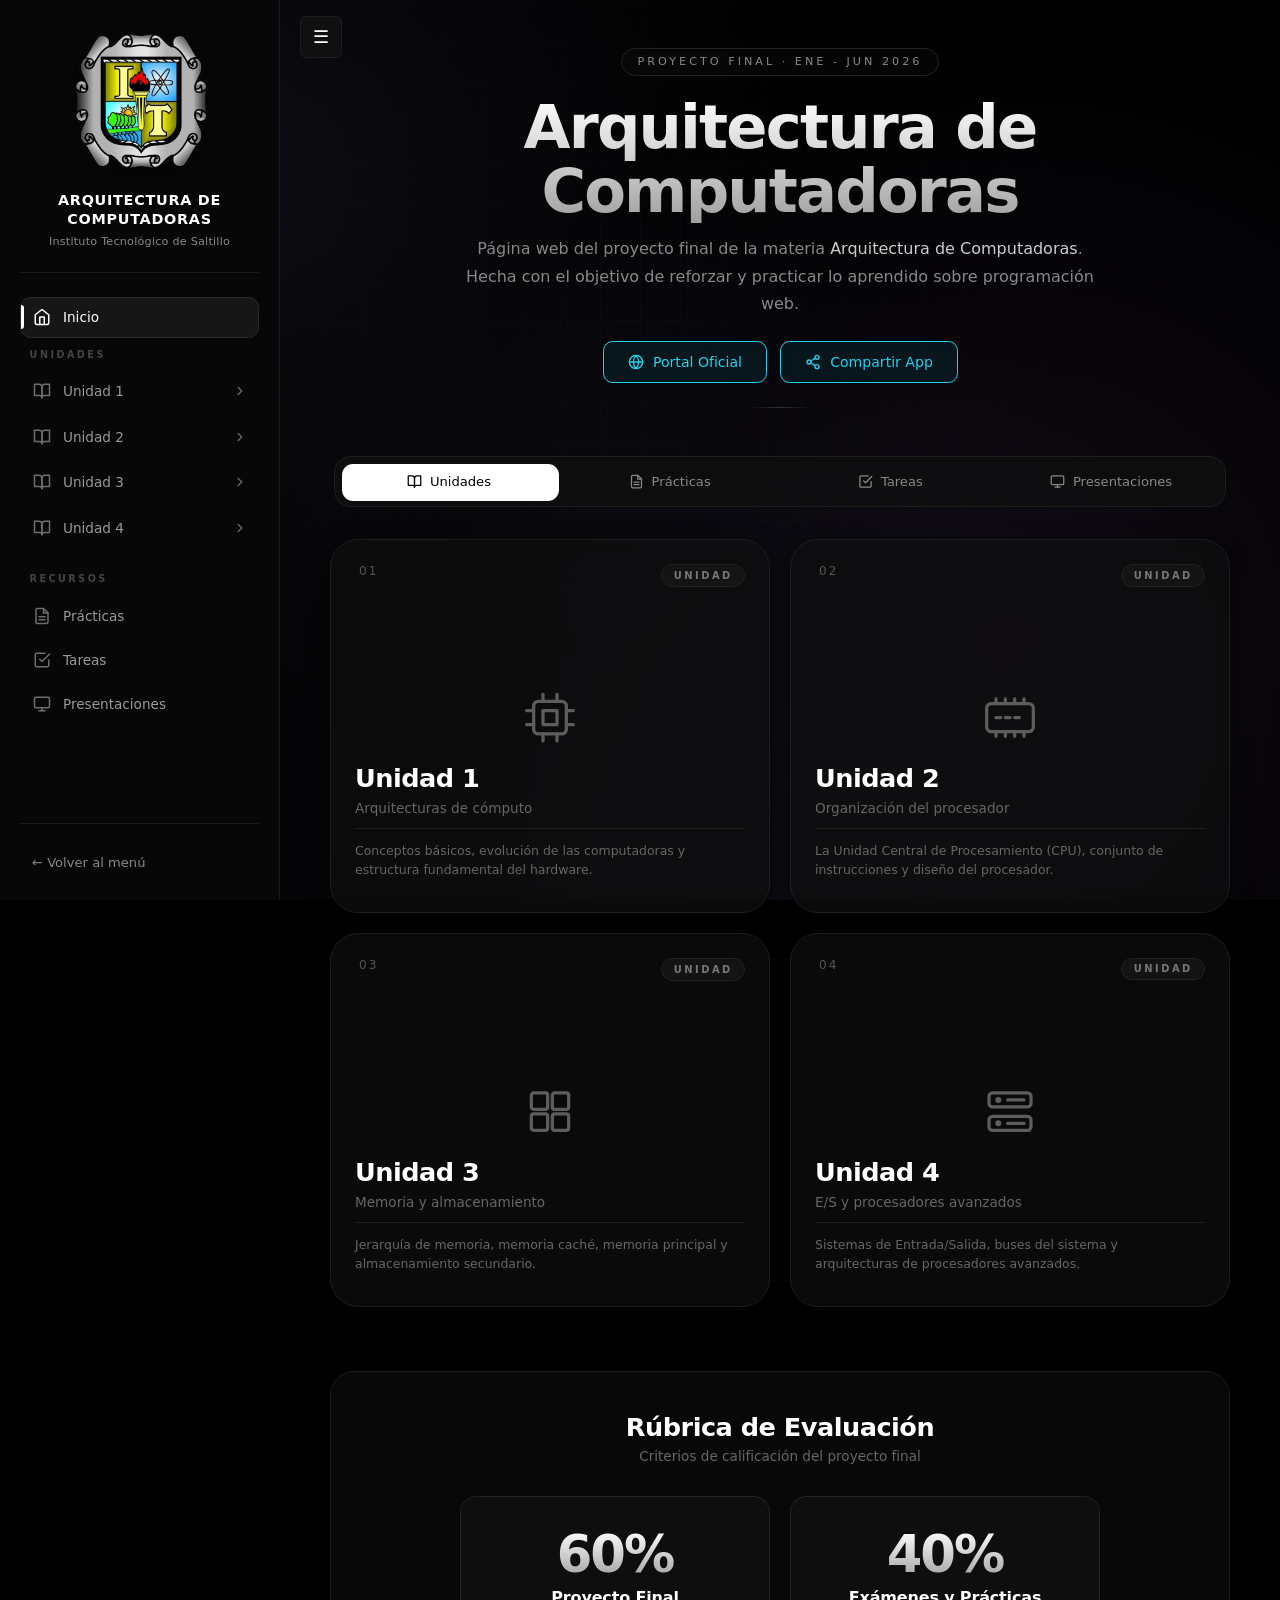
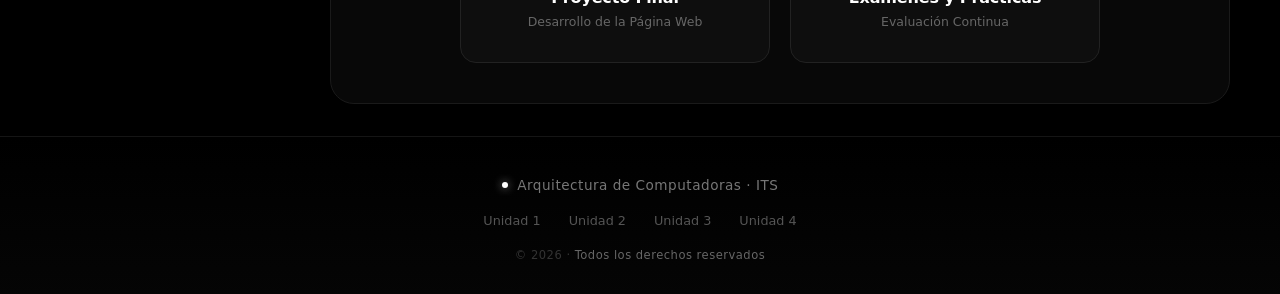
<file: index.html>
<!DOCTYPE html>
<html lang="es">
<head>
  <meta charset="UTF-8">
  <meta name="viewport" content="width=device-width, initial-scale=1.0">
  <title>Arquitectura de Computadoras · ITS</title>
  <link rel="icon" type="image/png" href="favicon-96x96.png" sizes="96x96">
  <link rel="icon" type="image/svg+xml" href="favicon.svg">
  <link rel="shortcut icon" href="favicon.ico">
  <link rel="apple-touch-icon" sizes="180x180" href="apple-touch-icon.png">
  <meta name="apple-mobile-web-app-title" content="Arquitectura">
  <link rel="manifest" href="site.webmanifest">
  <link rel="stylesheet" href="styles.css">
</head>
<body>

  <button class="sidebar-toggle" id="sidebarToggle" aria-label="Abrir menú lateral">☰</button>
  <div class="sidebar-overlay" id="sidebarOverlay"></div>

  <!-- ===== SIDEBAR (sin cambios) ===== -->
  <aside class="sidebar" id="sidebar">
    <div class="sidebar-header">
      <div class="sidebar-logo-wrap">
        <img src="imagenes/institucion/logo-tecnm.png" alt="TecNM" class="sidebar-logo">
      </div>
      <h2>Arquitectura de Computadoras</h2>
      <p>Instituto Tecnológico de Saltillo</p>
    </div>

    <nav class="sidebar-nav">
      <a href="index.html" class="nav-item" data-nav="inicio">
        <span class="nav-icon">
          <svg xmlns="http://www.w3.org/2000/svg" viewBox="0 0 24 24" fill="none" stroke="currentColor" stroke-width="2" stroke-linecap="round" stroke-linejoin="round"><path d="M3 9l9-7 9 7v11a2 2 0 0 1-2 2H5a2 2 0 0 1-2-2z"/><polyline points="9 22 9 12 15 12 15 22"/></svg>
        </span>
        <span class="nav-text">Inicio</span>
      </a>

      <div class="nav-section">Unidades</div>

      <div class="nav-group" data-group="unidad1">
        <div class="nav-item nav-item-header">
          <a href="unidad1.html" class="nav-main-link">
            <span class="nav-icon">
              <svg xmlns="http://www.w3.org/2000/svg" viewBox="0 0 24 24" fill="none" stroke="currentColor" stroke-width="2" stroke-linecap="round" stroke-linejoin="round"><path d="M2 3h6a4 4 0 0 1 4 4v14a3 3 0 0 0-3-3H2z"/><path d="M22 3h-6a4 4 0 0 0-4 4v14a3 3 0 0 1 3-3h7z"/></svg>
            </span>
            <span class="nav-text">Unidad 1</span>
          </a>
          <button class="nav-chevron" data-toggle="unidad1" aria-label="Desplegar Unidad 1" aria-expanded="false">
            <svg xmlns="http://www.w3.org/2000/svg" viewBox="0 0 24 24" fill="none" stroke="currentColor" stroke-width="2.5" stroke-linecap="round" stroke-linejoin="round"><polyline points="9 18 15 12 9 6"/></svg>
          </button>
        </div>
        <div class="nav-submenu" data-submenu="unidad1">
          <a href="unidad1.html#tema-1-0"><span class="sub-num">1.0</span> Introducción</a>
          <a href="unidad1.html#tema-1-1"><span class="sub-num">1.1</span> Modelos de arquitecturas</a>
          <a href="unidad1.html#tema-1-1-1"><span class="sub-num">1.1.1</span> Clásicas</a>
          <a href="unidad1.html#tema-1-1-2"><span class="sub-num">1.1.2</span> Segmentadas</a>
          <a href="unidad1.html#tema-1-1-3"><span class="sub-num">1.1.3</span> Multiprocesamiento</a>
          <a href="unidad1.html#tema-1-2"><span class="sub-num">1.2</span> Análisis de componentes</a>
          <a href="unidad1.html#tema-1-2-1"><span class="sub-num">1.2.1</span> Arquitecturas</a>
          <a href="unidad1.html#tema-1-2-1-1"><span class="sub-num">1.2.1.1</span> Unidad Central de Procesamiento</a>
          <a href="unidad1.html#tema-1-2-1-2"><span class="sub-num">1.2.1.2</span> Unidad Aritmética Lógica</a>
          <a href="unidad1.html#tema-1-2-1-3"><span class="sub-num">1.2.1.3</span> Registros</a>
          <a href="unidad1.html#tema-1-2-1-4"><span class="sub-num">1.2.1.4</span> Buses</a>
          <a href="unidad1.html#tema-1-2-2"><span class="sub-num">1.2.2</span> Memoria</a>
          <a href="unidad1.html#tema-1-2-2-1"><span class="sub-num">1.2.2.1</span> Conceptos básicos</a>
          <a href="unidad1.html#tema-1-2-2-2"><span class="sub-num">1.2.2.2</span> Memoria principal</a>
          <a href="unidad1.html#tema-1-2-2-3"><span class="sub-num">1.2.2.3</span> Memoria caché</a>
          <a href="unidad1.html#tema-1-2-3"><span class="sub-num">1.2.3</span> Manejo E/S</a>
          <a href="unidad1.html#tema-1-2-3-1"><span class="sub-num">1.2.3.1</span> Módulos E/S</a>
          <a href="unidad1.html#tema-1-2-3-2"><span class="sub-num">1.2.3.2</span> E/S programada</a>
          <a href="unidad1.html#tema-1-2-3-3"><span class="sub-num">1.2.3.3</span> E/S por interrupciones</a>
          <a href="unidad1.html#tema-1-2-3-4"><span class="sub-num">1.2.3.4</span> Acceso directo a memoria</a>
          <a href="unidad1.html#tema-1-2-3-5"><span class="sub-num">1.2.3.5</span> Canales y procesadores E/S</a>
          <a href="unidad1.html#tema-1-2-4"><span class="sub-num">1.2.4</span> Buses</a>
          <a href="unidad1.html#tema-1-2-4-1"><span class="sub-num">1.2.4.1</span> Tipos de buses</a>
          <a href="unidad1.html#tema-1-2-4-2"><span class="sub-num">1.2.4.2</span> Estructura de buses</a>
          <a href="unidad1.html#tema-1-2-4-3"><span class="sub-num">1.2.4.3</span> Jerarquías de buses</a>
          <a href="unidad1.html#tema-1-2-5"><span class="sub-num">1.2.5</span> Interrupciones</a>
        </div>
      </div>

      <div class="nav-group" data-group="unidad2">
        <div class="nav-item nav-item-header">
          <a href="unidad2.html" class="nav-main-link">
            <span class="nav-icon">
              <svg xmlns="http://www.w3.org/2000/svg" viewBox="0 0 24 24" fill="none" stroke="currentColor" stroke-width="2" stroke-linecap="round" stroke-linejoin="round"><path d="M2 3h6a4 4 0 0 1 4 4v14a3 3 0 0 0-3-3H2z"/><path d="M22 3h-6a4 4 0 0 0-4 4v14a3 3 0 0 1 3-3h7z"/></svg>
            </span>
            <span class="nav-text">Unidad 2</span>
          </a>
          <button class="nav-chevron" data-toggle="unidad2" aria-label="Desplegar Unidad 2" aria-expanded="false">
            <svg xmlns="http://www.w3.org/2000/svg" viewBox="0 0 24 24" fill="none" stroke="currentColor" stroke-width="2.5" stroke-linecap="round" stroke-linejoin="round"><polyline points="9 18 15 12 9 6"/></svg>
          </button>
        </div>
        <div class="nav-submenu" data-submenu="unidad2">
          <a href="unidad2.html#tema-2-0"><span class="sub-num">2.0</span> Introducción</a>
          <a href="unidad2.html#tema-2-1"><span class="sub-num">2.1</span> Organización del procesador</a>
          <a href="unidad2.html#tema-2-2"><span class="sub-num">2.2</span> Estructura de registros</a>
          <a href="unidad2.html#tema-2-2-1"><span class="sub-num">2.2.1</span> Registros visibles</a>
          <a href="unidad2.html#tema-2-2-2"><span class="sub-num">2.2.2</span> Registros de control y estados</a>
          <a href="unidad2.html#tema-2-2-3"><span class="sub-num">2.2.3</span> Ejemplos de registros CPU</a>
          <a href="unidad2.html#tema-2-3"><span class="sub-num">2.3</span> El ciclo de instrucción</a>
          <a href="unidad2.html#tema-2-3-1"><span class="sub-num">2.3.1</span> Fetch-Decode-Execute</a>
          <a href="unidad2.html#tema-2-3-2"><span class="sub-num">2.3.2</span> Segmentación de instrucciones</a>
          <a href="unidad2.html#tema-2-3-3"><span class="sub-num">2.3.3</span> Conjunto de instrucciones</a>
          <a href="unidad2.html#tema-2-3-4"><span class="sub-num">2.3.4</span> Modos de direccionamiento</a>
          <a href="unidad2.html#tema-2-4"><span class="sub-num">2.4</span> Casos de estudio CPU reales</a>
          <a href="unidad2.html#presentacion-cpus">
            <span class="num">
              <svg xmlns="http://www.w3.org/2000/svg" width="14" height="14" viewBox="0 0 24 24" fill="none" stroke="currentColor" stroke-width="2" stroke-linecap="round" stroke-linejoin="round" style="vertical-align: middle;">
                <rect x="2" y="3" width="20" height="14" rx="2" ry="2"></rect>
                <line x1="8" y1="21" x2="16" y2="21"></line>
                <line x1="12" y1="17" x2="12" y2="21"></line>
              </svg>
            </span> Presentación CPUs
          </a>
        </div>
      </div>

      <div class="nav-group" data-group="unidad3">
        <div class="nav-item nav-item-header">
          <a href="unidad3.html" class="nav-main-link">
            <span class="nav-icon">
              <svg xmlns="http://www.w3.org/2000/svg" viewBox="0 0 24 24" fill="none" stroke="currentColor" stroke-width="2" stroke-linecap="round" stroke-linejoin="round"><path d="M2 3h6a4 4 0 0 1 4 4v14a3 3 0 0 0-3-3H2z"/><path d="M22 3h-6a4 4 0 0 0-4 4v14a3 3 0 0 1 3-3h7z"/></svg>
            </span>
            <span class="nav-text">Unidad 3</span>
          </a>
          <button class="nav-chevron" data-toggle="unidad3" aria-label="Desplegar Unidad 3" aria-expanded="false">
            <svg xmlns="http://www.w3.org/2000/svg" viewBox="0 0 24 24" fill="none" stroke="currentColor" stroke-width="2.5" stroke-linecap="round" stroke-linejoin="round"><polyline points="9 18 15 12 9 6"/></svg>
          </button>
        </div>
        <div class="nav-submenu" data-submenu="unidad3">
          <a href="unidad3.html#tema-3-0"><span class="sub-num">3.0</span> Introducción</a>
          <a href="unidad3.html#tema-3-1"><span class="sub-num">3.1</span> Chipset (conjunto de chips)</a>
          <a href="unidad3.html#tema-3-1-1"><span class="sub-num">3.1.1</span> Unidad Central de Procesamiento (CPU)</a>
          <a href="unidad3.html#tema-3-1-2"><span class="sub-num">3.1.2</span> Controlador del bus</a>
          <a href="unidad3.html#tema-3-1-3"><span class="sub-num">3.1.3</span> Puertos de Entrada/Salida (E/S)</a>
          <a href="unidad3.html#tema-3-1-4"><span class="sub-num">3.1.4</span> Controlador de interrupciones</a>
          <a href="unidad3.html#tema-3-1-5"><span class="sub-num">3.1.5</span> Controlador de acceso directo a memoria (DMA)</a>
          <a href="unidad3.html#tema-3-1-6"><span class="sub-num">3.1.6</span> Circuitos de temporizador</a>
          <a href="unidad3.html#tema-3-1-7"><span class="sub-num">3.1.7</span> Circuitos de control</a>
          <a href="unidad3.html#tema-3-1-8"><span class="sub-num">3.1.8</span> Controladores de video</a>
          <a href="unidad3.html#tema-3-2"><span class="sub-num">3.2</span> Aplicaciones</a>
          <a href="unidad3.html#tema-3-2-1"><span class="sub-num">3.2.1</span> Entrada / Salida</a>
          <a href="unidad3.html#tema-3-2-2"><span class="sub-num">3.2.2</span> Almacenamiento</a>
          <a href="unidad3.html#tema-3-2-3"><span class="sub-num">3.2.3</span> Fuentes de alimentación</a>
          <a href="unidad3.html#tema-3-3"><span class="sub-num">3.3</span> Ambientes de servicio</a>
          <a href="unidad3.html#tema-3-3-1"><span class="sub-num">3.3.1</span> Negocios</a>
          <a href="unidad3.html#tema-3-3-2"><span class="sub-num">3.3.2</span> Industria</a>
          <a href="unidad3.html#tema-3-3-3"><span class="sub-num">3.3.3</span> Comercio electrónico</a>
          <a href="unidad3.html#presentacion-memorias">
            <span class="sub-num">
              <svg xmlns="http://www.w3.org/2000/svg" width="14" height="14" viewBox="0 0 24 24" fill="none" stroke="currentColor" stroke-width="2" stroke-linecap="round" stroke-linejoin="round" style="vertical-align: middle;">
                <rect x="2" y="3" width="20" height="14" rx="2" ry="2"></rect>
                <line x1="8" y1="21" x2="16" y2="21"></line>
                <line x1="12" y1="17" x2="12" y2="21"></line>
              </svg>
            </span> Presentación Memorias y Gamas
          </a>
        </div>
      </div>

      <div class="nav-group" data-group="unidad4">
        <div class="nav-item nav-item-header">
          <a href="unidad4.html" class="nav-main-link">
            <span class="nav-icon">
              <svg xmlns="http://www.w3.org/2000/svg" viewBox="0 0 24 24" fill="none" stroke="currentColor" stroke-width="2" stroke-linecap="round" stroke-linejoin="round"><path d="M2 3h6a4 4 0 0 1 4 4v14a3 3 0 0 0-3-3H2z"/><path d="M22 3h-6a4 4 0 0 0-4 4v14a3 3 0 0 1 3-3h7z"/></svg>
            </span>
            <span class="nav-text">Unidad 4</span>
          </a>
          <button class="nav-chevron" data-toggle="unidad4" aria-label="Desplegar Unidad 4" aria-expanded="false">
            <svg xmlns="http://www.w3.org/2000/svg" viewBox="0 0 24 24" fill="none" stroke="currentColor" stroke-width="2.5" stroke-linecap="round" stroke-linejoin="round"><polyline points="9 18 15 12 9 6"/></svg>
          </button>
        </div>
        <div class="nav-submenu" data-submenu="unidad4">
          <a href="unidad4.html#tema-4-0"><span class="sub-num">4.0</span> Introducción</a>
          <a href="unidad4.html#tema-4-1"><span class="sub-num">4.1</span> Aspectos básicos de la computación paralela</a>
          <a href="unidad4.html#tema-4-2"><span class="sub-num">4.2</span> Tipos de computación paralela</a>
          <a href="unidad4.html#tema-4-2-1"><span class="sub-num">4.2.1</span> Taxonomía de Flynn</a>
          <a href="unidad4.html#tema-4-2-2"><span class="sub-num">4.2.2</span> Arquitectura secuencial</a>
          <a href="unidad4.html#tema-4-2-3"><span class="sub-num">4.2.3</span> Organización de direcciones de memoria</a>
        </div>
      </div>

      <div class="nav-section">Recursos</div>

      <a href="#practicas" class="nav-item" data-nav="practicas" data-tab-link="practicas">
        <span class="nav-icon">
          <svg xmlns="http://www.w3.org/2000/svg" viewBox="0 0 24 24" fill="none" stroke="currentColor" stroke-width="2" stroke-linecap="round" stroke-linejoin="round"><path d="M14 2H6a2 2 0 0 0-2 2v16a2 2 0 0 0 2 2h12a2 2 0 0 0 2-2V8z"/><polyline points="14 2 14 8 20 8"/><line x1="16" y1="13" x2="8" y2="13"/><line x1="16" y1="17" x2="8" y2="17"/></svg>
        </span>
        <span class="nav-text">Prácticas</span>
      </a>

      <a href="#tareas" class="nav-item" data-nav="tareas" data-tab-link="tareas">
        <span class="nav-icon">
          <svg xmlns="http://www.w3.org/2000/svg" viewBox="0 0 24 24" fill="none" stroke="currentColor" stroke-width="2" stroke-linecap="round" stroke-linejoin="round"><path d="M9 11l3 3L22 4"/><path d="M21 12v7a2 2 0 0 1-2 2H5a2 2 0 0 1-2-2V5a2 2 0 0 1 2-2h11"/></svg>
        </span>
        <span class="nav-text">Tareas</span>
      </a>

      <a href="#presentaciones" class="nav-item" data-nav="presentaciones" data-tab-link="presentaciones">
        <span class="nav-icon">
          <svg xmlns="http://www.w3.org/2000/svg" viewBox="0 0 24 24" fill="none" stroke="currentColor" stroke-width="2" stroke-linecap="round" stroke-linejoin="round"><rect x="2" y="3" width="20" height="14" rx="2" ry="2"/><line x1="8" y1="21" x2="16" y2="21"/><line x1="12" y1="17" x2="12" y2="21"/></svg>
        </span>
        <span class="nav-text">Presentaciones</span>
      </a>
    </nav>

    <div class="sidebar-footer">
      <a href="index.html" class="back-home">← Volver al menú</a>
    </div>
  </aside>

  <!-- ===== CONTENIDO PRINCIPAL ===== -->
  <div class="app">
    <main class="main-content" id="mainContent">

      <!-- ===== HERO con botón Portal Oficial ===== -->
      <header class="page-header hero" id="pageHeader">
        <span class="badge">Proyecto Final · Ene - Jun 2026</span>
        <h1>Arquitectura de Computadoras</h1>
        <p class="hero-subtitle">
          Página web del proyecto final de la materia <strong>Arquitectura de Computadoras</strong>.
          Hecha con el objetivo de reforzar y practicar lo aprendido sobre programación web.
        </p>

        <div class="hero-actions">
          <a href="https://www.tecnm.mx/" target="_blank" rel="noopener" class="hero-btn portal">
            <svg xmlns="http://www.w3.org/2000/svg" width="16" height="16" viewBox="0 0 24 24" fill="none" stroke="currentColor" stroke-width="2" stroke-linecap="round" stroke-linejoin="round">
              <circle cx="12" cy="12" r="10"/>
              <line x1="2" y1="12" x2="22" y2="12"/>
              <path d="M12 2a15.3 15.3 0 0 1 4 10 15.3 15.3 0 0 1-4 10 15.3 15.3 0 0 1-4-10 15.3 15.3 0 0 1 4-10z"/>
            </svg>
            Portal Oficial
          </a>
           <!-- NUEVO BOTÓN: COMPARTIR -->
          <button id="btnShare" class="hero-btn" style="cursor: pointer; font-family: inherit;">
            <svg xmlns="http://www.w3.org/2000/svg" width="16" height="16" viewBox="0 0 24 24" fill="none" stroke="currentColor" stroke-width="2" stroke-linecap="round" stroke-linejoin="round"><circle cx="18" cy="5" r="3"/><circle cx="6" cy="12" r="3"/><circle cx="18" cy="19" r="3"/><line x1="8.59" y1="13.51" x2="15.42" y2="17.49"/><line x1="15.41" y1="6.51" x2="8.59" y2="10.49"/></svg>
            Compartir App
          </button>

          <!-- NUEVO BOTÓN INSTALAR -->
          <button id="btnInstall" class="hero-btn" style="display: none; cursor: pointer; font-family: inherit; background: #fff; color: #000; border-color: #fff;">
            <svg xmlns="http://www.w3.org/2000/svg" width="16" height="16" viewBox="0 0 24 24" fill="none" stroke="currentColor" stroke-width="2" stroke-linecap="round" stroke-linejoin="round"><path d="M21 15v4a2 2 0 0 1-2 2H5a2 2 0 0 1-2-2v-4"/><polyline points="7 10 12 15 17 10"/><line x1="12" y1="15" x2="12" y2="3"/></svg>
            Instalar App
          </button>
        </div>

        <div class="divider"></div>
      </header>

      <!-- ===== TABS ===== -->
      <div class="tabs-wrapper">
        <div class="tabs" id="tabs" role="tablist">
          <span class="tab-indicator" id="tabIndicator"></span>

          <button class="tab active" data-tab="unidades" role="tab">
            <svg xmlns="http://www.w3.org/2000/svg" viewBox="0 0 24 24" fill="none" stroke="currentColor" stroke-width="2" stroke-linecap="round" stroke-linejoin="round"><path d="M2 3h6a4 4 0 0 1 4 4v14a3 3 0 0 0-3-3H2z"/><path d="M22 3h-6a4 4 0 0 0-4 4v14a3 3 0 0 1 3-3h7z"/></svg>
            <span>Unidades</span>
          </button>
          <button class="tab" data-tab="practicas" role="tab">
            <svg xmlns="http://www.w3.org/2000/svg" viewBox="0 0 24 24" fill="none" stroke="currentColor" stroke-width="2" stroke-linecap="round" stroke-linejoin="round"><path d="M14 2H6a2 2 0 0 0-2 2v16a2 2 0 0 0 2 2h12a2 2 0 0 0 2-2V8z"/><polyline points="14 2 14 8 20 8"/><line x1="16" y1="13" x2="8" y2="13"/><line x1="16" y1="17" x2="8" y2="17"/></svg>
            <span>Prácticas</span>
          </button>
          <button class="tab" data-tab="tareas" role="tab">
            <svg xmlns="http://www.w3.org/2000/svg" viewBox="0 0 24 24" fill="none" stroke="currentColor" stroke-width="2" stroke-linecap="round" stroke-linejoin="round"><path d="M9 11l3 3L22 4"/><path d="M21 12v7a2 2 0 0 1-2 2H5a2 2 0 0 1-2-2V5a2 2 0 0 1 2-2h11"/></svg>
            <span>Tareas</span>
          </button>
          <button class="tab" data-tab="presentaciones" role="tab">
            <svg xmlns="http://www.w3.org/2000/svg" viewBox="0 0 24 24" fill="none" stroke="currentColor" stroke-width="2" stroke-linecap="round" stroke-linejoin="round"><rect x="2" y="3" width="20" height="14" rx="2" ry="2"/><line x1="8" y1="21" x2="16" y2="21"/><line x1="12" y1="17" x2="12" y2="21"/></svg>
            <span>Presentaciones</span>
          </button>
        </div>
      </div>

      <!-- ===== PANELES ===== -->
      <div class="tab-content-wrapper">

        <!-- Panel: Unidades -->
        <section class="tab-panel active" data-panel="unidades">
          <div class="menu-grid">

            <a href="unidad1.html" class="menu-card">
              <span class="index">01</span>
              <span class="tag">Unidad</span>
              <div class="card-icon">
                <svg xmlns="http://www.w3.org/2000/svg" viewBox="0 0 24 24" fill="none" stroke="currentColor" stroke-width="1.4" stroke-linecap="round" stroke-linejoin="round">
                  <rect x="5" y="5" width="14" height="14" rx="2"/>
                  <rect x="9" y="9" width="6" height="6"/>
                  <path d="M9 2v3M15 2v3M9 19v3M15 19v3M2 9h3M2 15h3M19 9h3M19 15h3"/>
                </svg>
              </div>
              <h2>Unidad 1</h2>
              <span class="hint">Arquitecturas de cómputo</span>
              <p class="card-desc">Conceptos básicos, evolución de las computadoras y estructura fundamental del hardware.</p>
              <span class="bar"></span>
            </a>

            <a href="unidad2.html" class="menu-card">
              <span class="index">02</span>
              <span class="tag">Unidad</span>
              <div class="card-icon">
                <svg xmlns="http://www.w3.org/2000/svg" viewBox="0 0 24 24" fill="none" stroke="currentColor" stroke-width="1.4" stroke-linecap="round" stroke-linejoin="round">
                  <rect x="2" y="6" width="20" height="12" rx="2"/>
                  <path d="M6 6v-2M10 6v-2M14 6v-2M18 6v-2M6 20v-2M10 20v-2M14 20v-2M18 20v-2"/>
                  <line x1="6" y1="12" x2="8" y2="12"/>
                  <line x1="10" y1="12" x2="12" y2="12"/>
                  <line x1="14" y1="12" x2="16" y2="12"/>
                </svg>
              </div>
              <h2>Unidad 2</h2>
              <span class="hint">Organización del procesador</span>
              <p class="card-desc">La Unidad Central de Procesamiento (CPU), conjunto de instrucciones y diseño del procesador.</p>
              <span class="bar"></span>
            </a>

            <a href="unidad3.html" class="menu-card">
              <span class="index">03</span>
              <span class="tag">Unidad</span>
              <div class="card-icon">
                <svg xmlns="http://www.w3.org/2000/svg" viewBox="0 0 24 24" fill="none" stroke="currentColor" stroke-width="1.4" stroke-linecap="round" stroke-linejoin="round">
                  <rect x="4" y="4" width="7" height="7" rx="1"/>
                  <rect x="13" y="4" width="7" height="7" rx="1"/>
                  <rect x="4" y="13" width="7" height="7" rx="1"/>
                  <rect x="13" y="13" width="7" height="7" rx="1"/>
                </svg>
              </div>
              <h2>Unidad 3</h2>
              <span class="hint">Memoria y almacenamiento</span>
              <p class="card-desc">Jerarquía de memoria, memoria caché, memoria principal y almacenamiento secundario.</p>
              <span class="bar"></span>
            </a>

            <a href="unidad4.html" class="menu-card">
              <span class="index">04</span>
              <span class="tag">Unidad</span>
              <div class="card-icon">
                <svg xmlns="http://www.w3.org/2000/svg" viewBox="0 0 24 24" fill="none" stroke="currentColor" stroke-width="1.4" stroke-linecap="round" stroke-linejoin="round">
                  <rect x="3" y="4" width="18" height="6" rx="1.5"/>
                  <rect x="3" y="14" width="18" height="6" rx="1.5"/>
                  <circle cx="7" cy="7" r="0.6" fill="currentColor"/>
                  <circle cx="7" cy="17" r="0.6" fill="currentColor"/>
                  <line x1="11" y1="7" x2="18" y2="7"/>
                  <line x1="11" y1="17" x2="18" y2="17"/>
                </svg>
              </div>
              <h2>Unidad 4</h2>
              <span class="hint">E/S y procesadores avanzados</span>
              <p class="card-desc">Sistemas de Entrada/Salida, buses del sistema y arquitecturas de procesadores avanzados.</p>
              <span class="bar"></span>
            </a>

          </div>
        </section>

        <!-- Panel: Prácticas -->
        <section class="tab-panel" data-panel="practicas">
          <div class="menu-grid">

            <a href="pdfs/practicas/practica1.pdf" target="_blank" class="menu-card">
              <span class="index">P1</span>
              <span class="tag">PDF</span>
              <div class="card-icon">
                <svg xmlns="http://www.w3.org/2000/svg" viewBox="0 0 24 24" fill="none" stroke="currentColor" stroke-width="1.4" stroke-linecap="round" stroke-linejoin="round">
                  <path d="M14 2H6a2 2 0 0 0-2 2v16a2 2 0 0 0 2 2h12a2 2 0 0 0 2-2V8z"/>
                  <polyline points="14 2 14 8 20 8"/>
                  <line x1="12" y1="18" x2="12" y2="12"/>
                  <line x1="9" y1="15" x2="15" y2="15"/>
                </svg>
              </div>
              <h2>Práctica 1</h2>
              <span class="hint">Introducción al hardware</span>
              <p class="card-desc">Reporte con ejercicios y conclusiones de la primera práctica del curso.</p>
              <span class="bar"></span>
            </a>

            <a href="pdfs/practicas/practica2.pdf" target="_blank" class="menu-card">
              <span class="index">P2</span>
              <span class="tag">PDF</span>
              <div class="card-icon">
                <svg xmlns="http://www.w3.org/2000/svg" viewBox="0 0 24 24" fill="none" stroke="currentColor" stroke-width="1.4" stroke-linecap="round" stroke-linejoin="round">
                  <path d="M14 2H6a2 2 0 0 0-2 2v16a2 2 0 0 0 2 2h12a2 2 0 0 0 2-2V8z"/>
                  <polyline points="14 2 14 8 20 8"/>
                  <line x1="12" y1="18" x2="12" y2="12"/>
                  <line x1="9" y1="15" x2="15" y2="15"/>
                </svg>
              </div>
              <h2>Práctica 2</h2>
              <span class="hint">Modelos de arquitectura</span>
              <p class="card-desc">Análisis comparativo de los modelos de arquitectura estudiados en clase.</p>
              <span class="bar"></span>
            </a>

            <a href="pdfs/practicas/practica3.pdf" target="_blank" class="menu-card">
              <span class="index">P3</span>
              <span class="tag">PDF</span>
              <div class="card-icon">
                <svg xmlns="http://www.w3.org/2000/svg" viewBox="0 0 24 24" fill="none" stroke="currentColor" stroke-width="1.4" stroke-linecap="round" stroke-linejoin="round">
                  <path d="M14 2H6a2 2 0 0 0-2 2v16a2 2 0 0 0 2 2h12a2 2 0 0 0 2-2V8z"/>
                  <polyline points="14 2 14 8 20 8"/>
                  <line x1="12" y1="18" x2="12" y2="12"/>
                  <line x1="9" y1="15" x2="15" y2="15"/>
                </svg>
              </div>
              <h2>Práctica 3</h2>
              <span class="hint">Próximamente</span>
              <p class="card-desc">Documento pendiente de subir.</p>
              <span class="bar"></span>
            </a>

            <a href="pdfs/practicas/practica4.pdf" target="_blank" class="menu-card">
              <span class="index">P4</span>
              <span class="tag">PDF</span>
              <div class="card-icon">
                <svg xmlns="http://www.w3.org/2000/svg" viewBox="0 0 24 24" fill="none" stroke="currentColor" stroke-width="1.4" stroke-linecap="round" stroke-linejoin="round">
                  <path d="M14 2H6a2 2 0 0 0-2 2v16a2 2 0 0 0 2 2h12a2 2 0 0 0 2-2V8z"/>
                  <polyline points="14 2 14 8 20 8"/>
                  <line x1="12" y1="18" x2="12" y2="12"/>
                  <line x1="9" y1="15" x2="15" y2="15"/>
                </svg>
              </div>
              <h2>Práctica 4</h2>
              <span class="hint">Próximamente</span>
              <p class="card-desc">Documento pendiente de subir.</p>
              <span class="bar"></span>
            </a>

          </div>
        </section>

        <!-- Panel: Tareas -->
        <section class="tab-panel" data-panel="tareas">
          <div class="menu-grid">

            <a href="pdfs/tareas/tarea1.pdf" target="_blank" class="menu-card">
              <span class="index">T1</span>
              <span class="tag">PDF</span>
              <div class="card-icon">
                <svg xmlns="http://www.w3.org/2000/svg" viewBox="0 0 24 24" fill="none" stroke="currentColor" stroke-width="1.4" stroke-linecap="round" stroke-linejoin="round">
                  <path d="M9 11l3 3L22 4"/>
                  <path d="M21 12v7a2 2 0 0 1-2 2H5a2 2 0 0 1-2-2V5a2 2 0 0 1 2-2h11"/>
                </svg>
              </div>
              <h2>Tarea 1</h2>
              <span class="hint">Próximamente</span>
              <p class="card-desc">Documento pendiente de subir.</p>
              <span class="bar"></span>
            </a>

            <a href="pdfs/tareas/tarea2.pdf" target="_blank" class="menu-card">
              <span class="index">T2</span>
              <span class="tag">PDF</span>
              <div class="card-icon">
                <svg xmlns="http://www.w3.org/2000/svg" viewBox="0 0 24 24" fill="none" stroke="currentColor" stroke-width="1.4" stroke-linecap="round" stroke-linejoin="round">
                  <path d="M9 11l3 3L22 4"/>
                  <path d="M21 12v7a2 2 0 0 1-2 2H5a2 2 0 0 1-2-2V5a2 2 0 0 1 2-2h11"/>
                </svg>
              </div>
              <h2>Tarea 2</h2>
              <span class="hint">Próximamente</span>
              <p class="card-desc">Documento pendiente de subir.</p>
              <span class="bar"></span>
            </a>

            <a href="pdfs/tareas/tarea3.pdf" target="_blank" class="menu-card">
              <span class="index">T3</span>
              <span class="tag">PDF</span>
              <div class="card-icon">
                <svg xmlns="http://www.w3.org/2000/svg" viewBox="0 0 24 24" fill="none" stroke="currentColor" stroke-width="1.4" stroke-linecap="round" stroke-linejoin="round">
                  <path d="M9 11l3 3L22 4"/>
                  <path d="M21 12v7a2 2 0 0 1-2 2H5a2 2 0 0 1-2-2V5a2 2 0 0 1 2-2h11"/>
                </svg>
              </div>
              <h2>Tarea 3</h2>
              <span class="hint">Próximamente</span>
              <p class="card-desc">Documento pendiente de subir.</p>
              <span class="bar"></span>
            </a>

            <a href="pdfs/tareas/tarea4.pdf" target="_blank" class="menu-card">
              <span class="index">T4</span>
              <span class="tag">PDF</span>
              <div class="card-icon">
                <svg xmlns="http://www.w3.org/2000/svg" viewBox="0 0 24 24" fill="none" stroke="currentColor" stroke-width="1.4" stroke-linecap="round" stroke-linejoin="round">
                  <path d="M9 11l3 3L22 4"/>
                  <path d="M21 12v7a2 2 0 0 1-2 2H5a2 2 0 0 1-2-2V5a2 2 0 0 1 2-2h11"/>
                </svg>
              </div>
              <h2>Tarea 4</h2>
              <span class="hint">Próximamente</span>
              <p class="card-desc">Documento pendiente de subir.</p>
              <span class="bar"></span>
            </a>

          </div>
        </section>

        <!-- Panel: Presentaciones -->
        <section class="tab-panel" data-panel="presentaciones">
          <div class="menu-grid">

            <a href="pdfs/presentaciones/unidad1.pdf" target="_blank" class="menu-card">
              <span class="index">U1</span>
              <span class="tag">PDF</span>
              <div class="card-icon">
                <svg xmlns="http://www.w3.org/2000/svg" viewBox="0 0 24 24" fill="none" stroke="currentColor" stroke-width="1.4" stroke-linecap="round" stroke-linejoin="round">
                  <rect x="2" y="3" width="20" height="14" rx="2"/>
                  <line x1="8" y1="21" x2="16" y2="21"/>
                  <line x1="12" y1="17" x2="12" y2="21"/>
                </svg>
              </div>
              <h2>Unidad 1</h2>
              <span class="hint">Arquitecturas de cómputo</span>
              <p class="card-desc">Presentación completa de la Unidad 1 en formato PDF.</p>
              <span class="bar"></span>
            </a>

            <a href="pdfs/presentaciones/unidad2.pdf" target="_blank" class="menu-card">
              <span class="index">U2</span>
              <span class="tag">PDF</span>
              <div class="card-icon">
                <svg xmlns="http://www.w3.org/2000/svg" viewBox="0 0 24 24" fill="none" stroke="currentColor" stroke-width="1.4" stroke-linecap="round" stroke-linejoin="round">
                  <rect x="2" y="3" width="20" height="14" rx="2"/>
                  <line x1="8" y1="21" x2="16" y2="21"/>
                  <line x1="12" y1="17" x2="12" y2="21"/>
                </svg>
              </div>
              <h2>Unidad 2</h2>
              <span class="hint">Organización del procesador</span>
              <p class="card-desc">Presentación completa de la Unidad 2 en formato PDF.</p>
              <span class="bar"></span>
            </a>

            <a href="pdfs/presentaciones/unidad3.pdf" target="_blank" class="menu-card">
              <span class="index">U3</span>
              <span class="tag">PDF</span>
              <div class="card-icon">
                <svg xmlns="http://www.w3.org/2000/svg" viewBox="0 0 24 24" fill="none" stroke="currentColor" stroke-width="1.4" stroke-linecap="round" stroke-linejoin="round">
                  <rect x="2" y="3" width="20" height="14" rx="2"/>
                  <line x1="8" y1="21" x2="16" y2="21"/>
                  <line x1="12" y1="17" x2="12" y2="21"/>
                </svg>
              </div>
              <h2>Unidad 3</h2>
              <span class="hint">Próximamente</span>
              <p class="card-desc">Documento pendiente de subir.</p>
              <span class="bar"></span>
            </a>

            <a href="pdfs/presentaciones/unidad4.pdf" target="_blank" class="menu-card">
              <span class="index">U4</span>
              <span class="tag">PDF</span>
              <div class="card-icon">
                <svg xmlns="http://www.w3.org/2000/svg" viewBox="0 0 24 24" fill="none" stroke="currentColor" stroke-width="1.4" stroke-linecap="round" stroke-linejoin="round">
                  <rect x="2" y="3" width="20" height="14" rx="2"/>
                  <line x1="8" y1="21" x2="16" y2="21"/>
                  <line x1="12" y1="17" x2="12" y2="21"/>
                </svg>
              </div>
              <h2>Unidad 4</h2>
              <span class="hint">Próximamente</span>
              <p class="card-desc">Documento pendiente de subir.</p>
              <span class="bar"></span>
            </a>

          </div>
        </section>

      </div>

      <!-- ===== RÚBRICA (siempre visible) ===== -->
      <section class="rubrica-section" id="rubrica">
        <div class="rubrica-header">
          <h2>Rúbrica de Evaluación</h2>
          <p>Criterios de calificación del proyecto final</p>
        </div>

        <div class="rubrica-grid">
          <div class="rubrica-card">
            <span class="rubrica-num">60%</span>
            <h3>Proyecto Final</h3>
            <p>Desarrollo de la Página Web</p>
          </div>
          <div class="rubrica-card">
            <span class="rubrica-num">40%</span>
            <h3>Exámenes y Prácticas</h3>
            <p>Evaluación Continua</p>
          </div>
        </div>
      </section>

    </main>

    <footer class="site-footer">
      <div class="footer-inner">
        <div class="footer-brand">
          <span class="dot"></span>
          <span>Arquitectura de Computadoras · ITS</span>
        </div>
        <div class="footer-links">
          <a href="unidad1.html">Unidad 1</a>
          <a href="unidad2.html">Unidad 2</a>
          <a href="unidad3.html">Unidad 3</a>
          <a href="unidad4.html">Unidad 4</a>
        </div>
        <div class="footer-copy">
          © 2026 · <span>Todos los derechos reservados</span>
        </div>
      </div>
    </footer>
  </div>
  <!-- ===== MODAL PARA VER PDFs ===== -->
  <div id="pdfModal" class="modal-overlay">
    <div class="modal-content pdf-content">
      <div class="pdf-header">
        <h2>Visor de documentos</h2>
        <button id="btnCerrarPdf" class="btn-cerrar-modal" style="width: auto; padding: 0.5rem 1rem;">✕ Cerrar</button>
      </div>
      
      <!-- Aquí se cargará el PDF dinámicamente -->
      <iframe id="pdfIframe" src=""></iframe>
      
    </div>
  </div>
  <script src="script.js"></script>
</body>
</html>
</file>
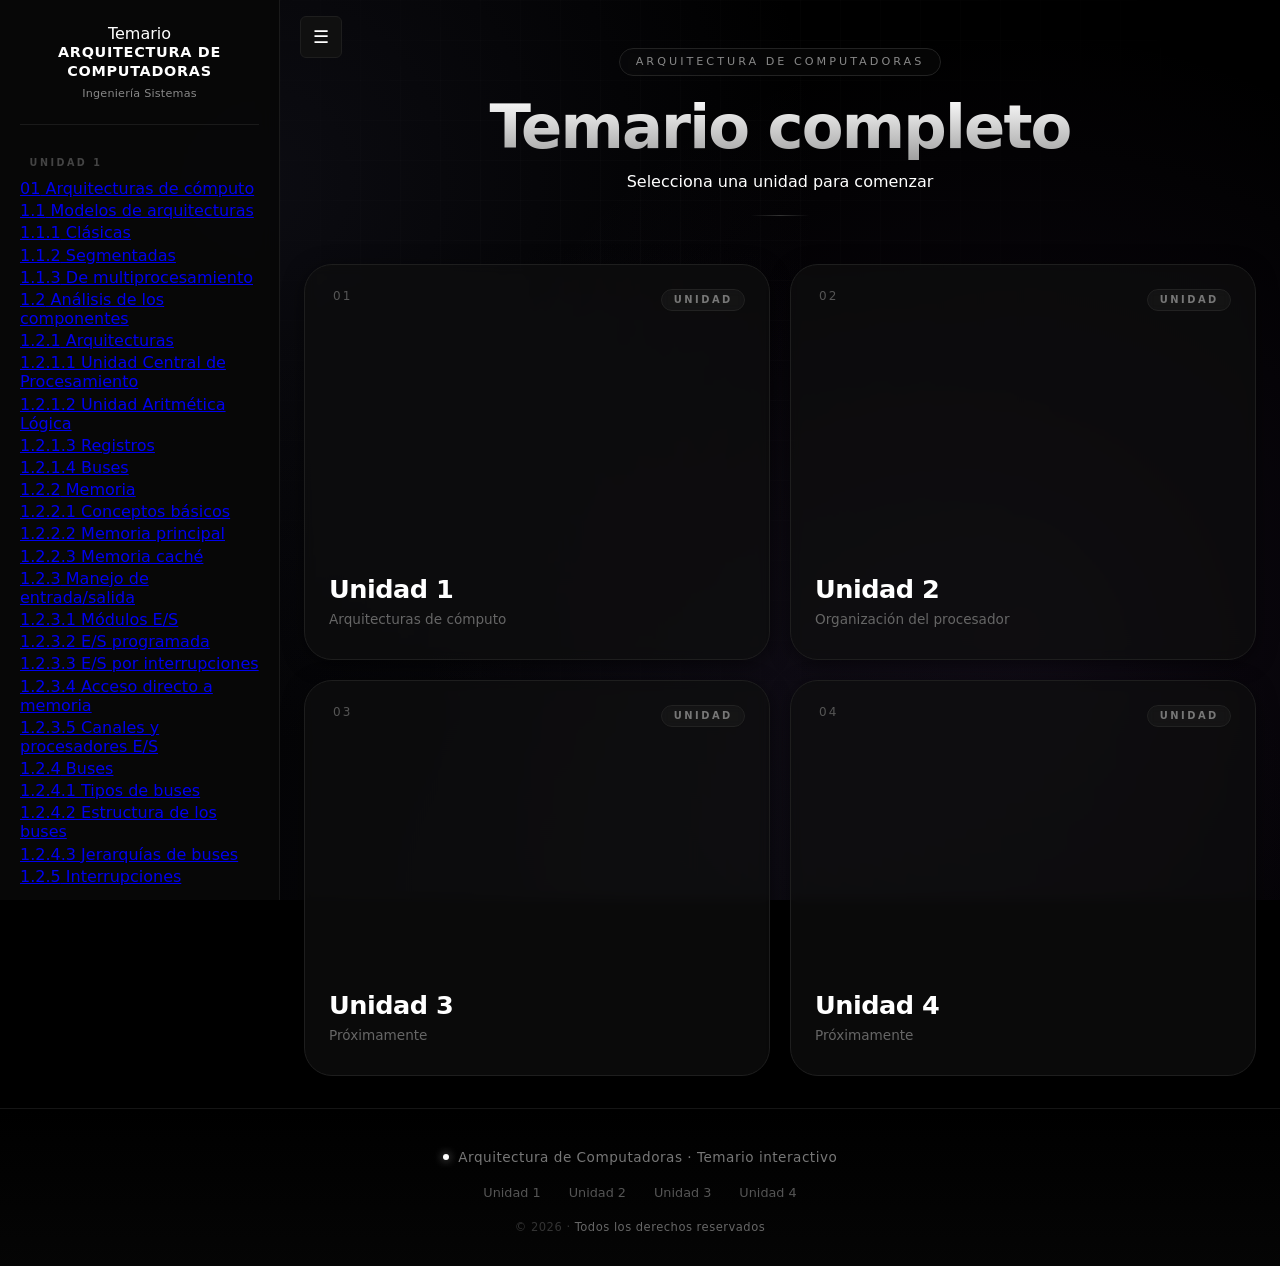
<file: menu.html>
<!DOCTYPE html>
<html lang="es">
<head>
  <meta charset="UTF-8">
  <meta name="viewport" content="width=device-width, initial-scale=1.0">
  <title>Temario · Arquitectura de Computadoras</title>
  <link rel="stylesheet" href="styles.css">
</head>
<body>

  <!-- Botón hamburguesa -->
  <button class="sidebar-toggle" id="sidebarToggle" aria-label="Abrir menú lateral">☰</button>

  <!-- Overlay para móvil -->
  <div class="sidebar-overlay" id="sidebarOverlay"></div>

  <!-- ===== MENÚ LATERAL IZQUIERDO (índice completo) ===== -->
  <aside class="sidebar" id="sidebar">
    <div class="sidebar-header">
      <span class="badge">Temario</span>
      <h2>Arquitectura de Computadoras</h2>
      <p>Ingeniería Sistemas</p>
    </div>

    <nav class="sidebar-nav">

      <div class="nav-section">Unidad 1</div>

      <a href="unidad1.html#tema-1-0">
        <span class="num">01</span> Arquitecturas de cómputo
      </a>
      <a href="unidad1.html#tema-1-1">
        <span class="num">1.1</span> Modelos de arquitecturas
      </a>
      <a href="unidad1.html#tema-1-1-1">
        <span class="num">1.1.1</span> Clásicas
      </a>
      <a href="unidad1.html#tema-1-1-2">
        <span class="num">1.1.2</span> Segmentadas
      </a>
      <a href="unidad1.html#tema-1-1-3">
        <span class="num">1.1.3</span> De multiprocesamiento
      </a>
      <a href="unidad1.html#tema-1-2">
        <span class="num">1.2</span> Análisis de los componentes
      </a>
      <a href="unidad1.html#tema-1-2-1">
        <span class="num">1.2.1</span> Arquitecturas
      </a>
      <a href="unidad1.html#tema-1-2-1-1">
        <span class="num">1.2.1.1</span> Unidad Central de Procesamiento
      </a>
      <a href="unidad1.html#tema-1-2-1-2">
        <span class="num">1.2.1.2</span> Unidad Aritmética Lógica
      </a>
      <a href="unidad1.html#tema-1-2-1-3">
        <span class="num">1.2.1.3</span> Registros
      </a>
      <a href="unidad1.html#tema-1-2-1-4">
        <span class="num">1.2.1.4</span> Buses
      </a>
      <a href="unidad1.html#tema-1-2-2">
        <span class="num">1.2.2</span> Memoria
      </a>
      <a href="unidad1.html#tema-1-2-2-1">
        <span class="num">1.2.2.1</span> Conceptos básicos
      </a>
      <a href="unidad1.html#tema-1-2-2-2">
        <span class="num">1.2.2.2</span> Memoria principal
      </a>
      <a href="unidad1.html#tema-1-2-2-3">
        <span class="num">1.2.2.3</span> Memoria caché
      </a>
      <a href="unidad1.html#tema-1-2-3">
        <span class="num">1.2.3</span> Manejo de entrada/salida
      </a>
      <a href="unidad1.html#tema-1-2-3-1">
        <span class="num">1.2.3.1</span> Módulos E/S
      </a>
      <a href="unidad1.html#tema-1-2-3-2">
        <span class="num">1.2.3.2</span> E/S programada
      </a>
      <a href="unidad1.html#tema-1-2-3-3">
        <span class="num">1.2.3.3</span> E/S por interrupciones
      </a>
      <a href="unidad1.html#tema-1-2-3-4">
        <span class="num">1.2.3.4</span> Acceso directo a memoria
      </a>
      <a href="unidad1.html#tema-1-2-3-5">
        <span class="num">1.2.3.5</span> Canales y procesadores E/S
      </a>
      <a href="unidad1.html#tema-1-2-4">
        <span class="num">1.2.4</span> Buses
      </a>
      <a href="unidad1.html#tema-1-2-4-1">
        <span class="num">1.2.4.1</span> Tipos de buses
      </a>
      <a href="unidad1.html#tema-1-2-4-2">
        <span class="num">1.2.4.2</span> Estructura de los buses
      </a>
      <a href="unidad1.html#tema-1-2-4-3">
        <span class="num">1.2.4.3</span> Jerarquías de buses
      </a>
      <a href="unidad1.html#tema-1-2-5">
        <span class="num">1.2.5</span> Interrupciones
      </a>

      <div class="nav-section">Unidad 2</div>

      <a href="unidad2.html#tema-2-0">
        <span class="num">02</span> Organización del procesador
      </a>
      <a href="unidad2.html#tema-2-1">
        <span class="num">2.1</span> Organización del procesador
      </a>
      <a href="unidad2.html#tema-2-2">
        <span class="num">2.2</span> Estructura de registros
      </a>
      <a href="unidad2.html#tema-2-2-1">
        <span class="num">2.2.1</span> Registros visibles
      </a>
      <a href="unidad2.html#tema-2-2-2">
        <span class="num">2.2.2</span> Registros de control y estados
      </a>
      <a href="unidad2.html#tema-2-2-3">
        <span class="num">2.2.3</span> Ejemplos de registros CPU
      </a>
      <a href="unidad2.html#tema-2-3">
        <span class="num">2.3</span> El ciclo de instrucción
      </a>
      <a href="unidad2.html#tema-2-3-1">
        <span class="num">2.3.1</span> Fetch-Decode-Execute
      </a>
      <a href="unidad2.html#tema-2-3-2">
        <span class="num">2.3.2</span> Segmentación de instrucciones
      </a>
      <a href="unidad2.html#tema-2-3-3">
        <span class="num">2.3.3</span> Conjunto de instrucciones
      </a>
      <a href="unidad2.html#tema-2-3-4">
        <span class="num">2.3.4</span> Modos de direccionamiento
      </a>
      <a href="unidad2.html#tema-2-4">
        <span class="num">2.4</span> Casos de estudio CPU reales
      </a>

      <div class="nav-section">Unidad 3</div>

      <a href="unidad3.html">
        <span class="num">03</span> Próximamente
      </a>

      <div class="nav-section">Unidad 4</div>

      <a href="unidad4.html">
        <span class="num">04</span> Próximamente
      </a>

    </nav>

    <div class="sidebar-footer">
      <a href="menu.html" class="back-home">← Volver al menú</a>
    </div>
  </aside>

  <!-- ===== CONTENIDO PRINCIPAL ===== -->
  <div class="app">
    <main class="main-content" id="mainContent">

      <!-- Encabezado -->
      <header class="page-header" id="pageHeader">
        <span class="badge">Arquitectura de Computadoras</span>
        <h1>Temario completo</h1>
        <p>Selecciona una unidad para comenzar</p>
        <div class="divider"></div>
      </header>

            <!-- Grid de unidades -->
      <div id="mainMenu" class="menu-grid">

        <a href="unidad1.html" class="menu-card" data-tema="Unidad 1">
          <span class="index">01</span>
          <span class="tag">Unidad</span>
          <h2>Unidad 1</h2>
          <span class="hint">Arquitecturas de cómputo</span>
          <span class="bar"></span>
        </a>

        <a href="unidad2.html" class="menu-card" data-tema="Unidad 2">
          <span class="index">02</span>
          <span class="tag">Unidad</span>
          <h2>Unidad 2</h2>
          <span class="hint">Organización del procesador</span>
          <span class="bar"></span>
        </a>

        <a href="unidad3.html" class="menu-card" data-tema="Unidad 3">
          <span class="index">03</span>
          <span class="tag">Unidad</span>
          <h2>Unidad 3</h2>
          <span class="hint">Próximamente</span>
          <span class="bar"></span>
        </a>

        <a href="unidad4.html" class="menu-card" data-tema="Unidad 4">
          <span class="index">04</span>
          <span class="tag">Unidad</span>
          <h2>Unidad 4</h2>
          <span class="hint">Próximamente</span>
          <span class="bar"></span>
        </a>

      </div>

    </main>

    <!-- ===== PIE DE PÁGINA ===== -->
    <footer class="site-footer">
      <div class="footer-inner">
        <div class="footer-brand">
          <span class="dot"></span>
          <span>Arquitectura de Computadoras · Temario interactivo</span>
        </div>

                <div class="footer-links">
          <a href="unidad1.html">Unidad 1</a>
          <a href="unidad2.html">Unidad 2</a>
          <a href="unidad3.html">Unidad 3</a>
          <a href="unidad4.html">Unidad 4</a>
        </div>

        <div class="footer-copy">
          © 2026 · <span>Todos los derechos reservados</span>
        </div>
      </div>
    </footer>
  </div>

  <script src="script.js"></script>
</body>
</html>
</file>
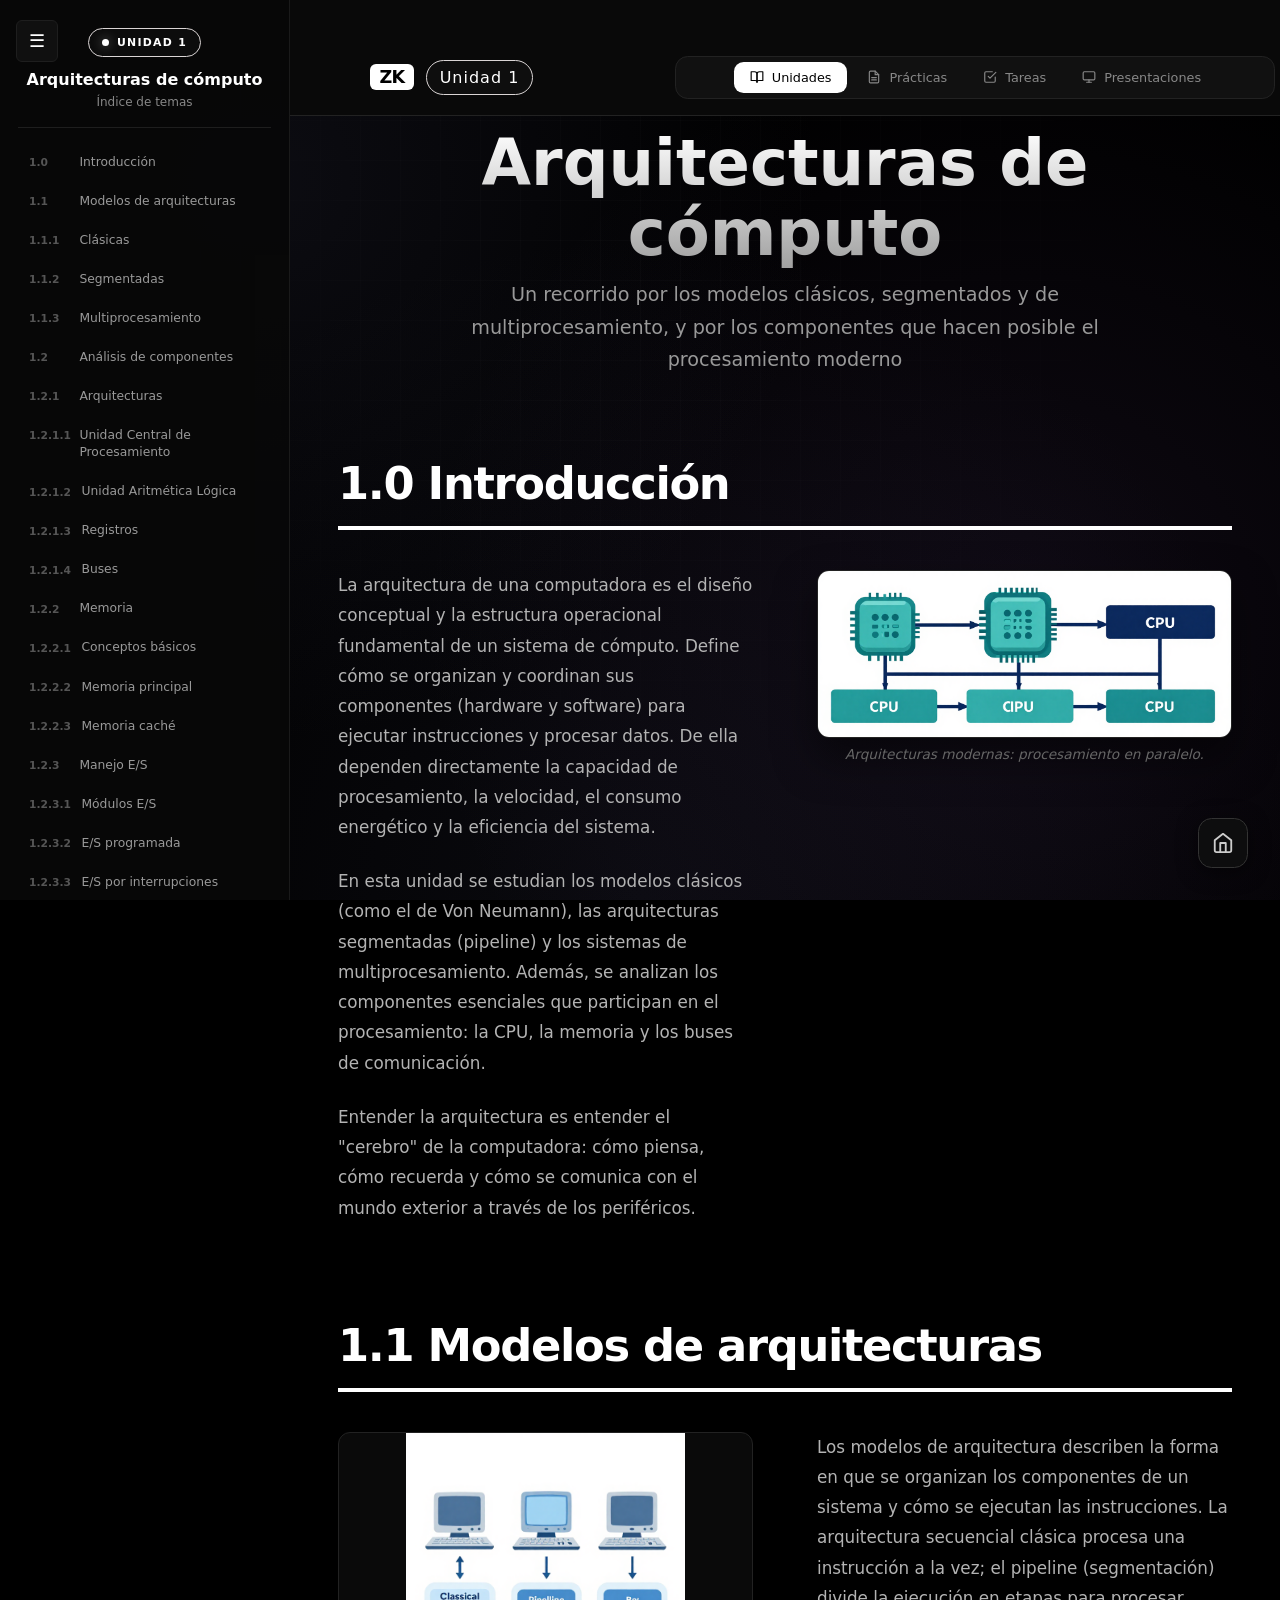
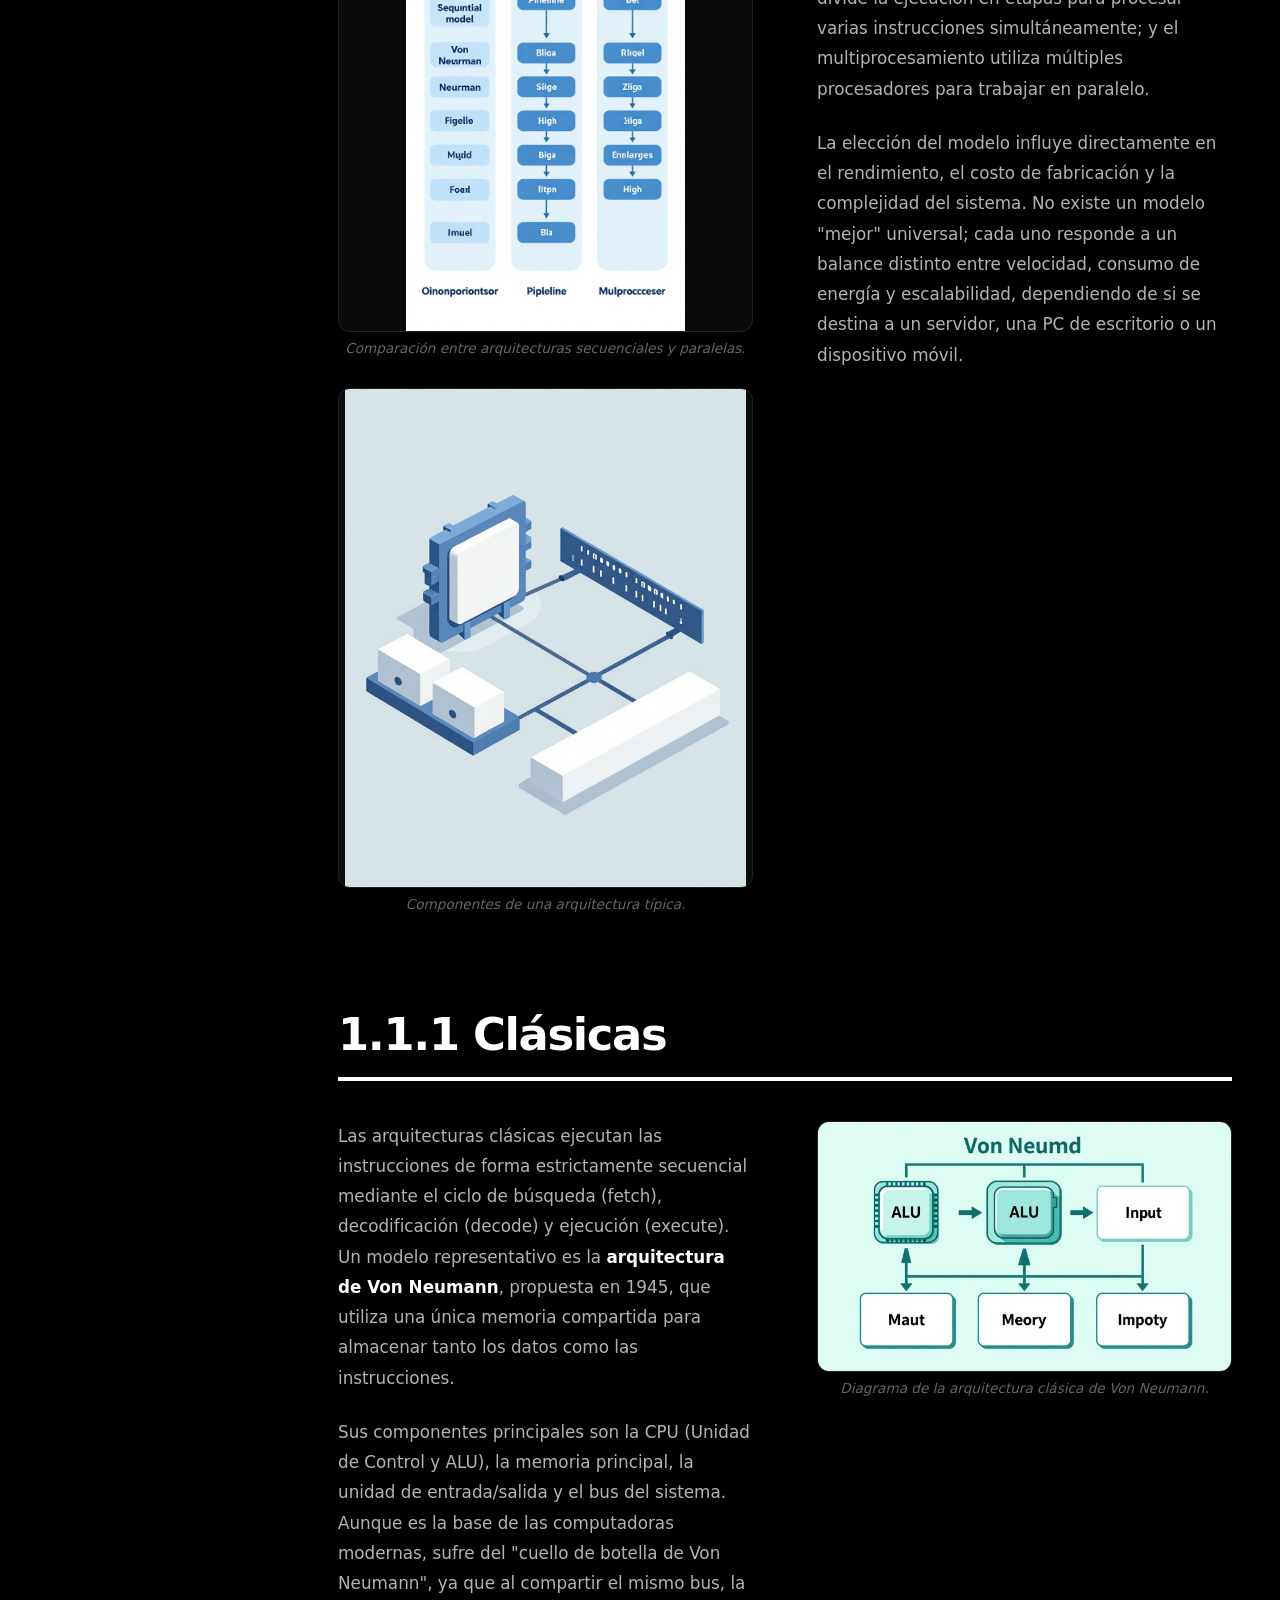
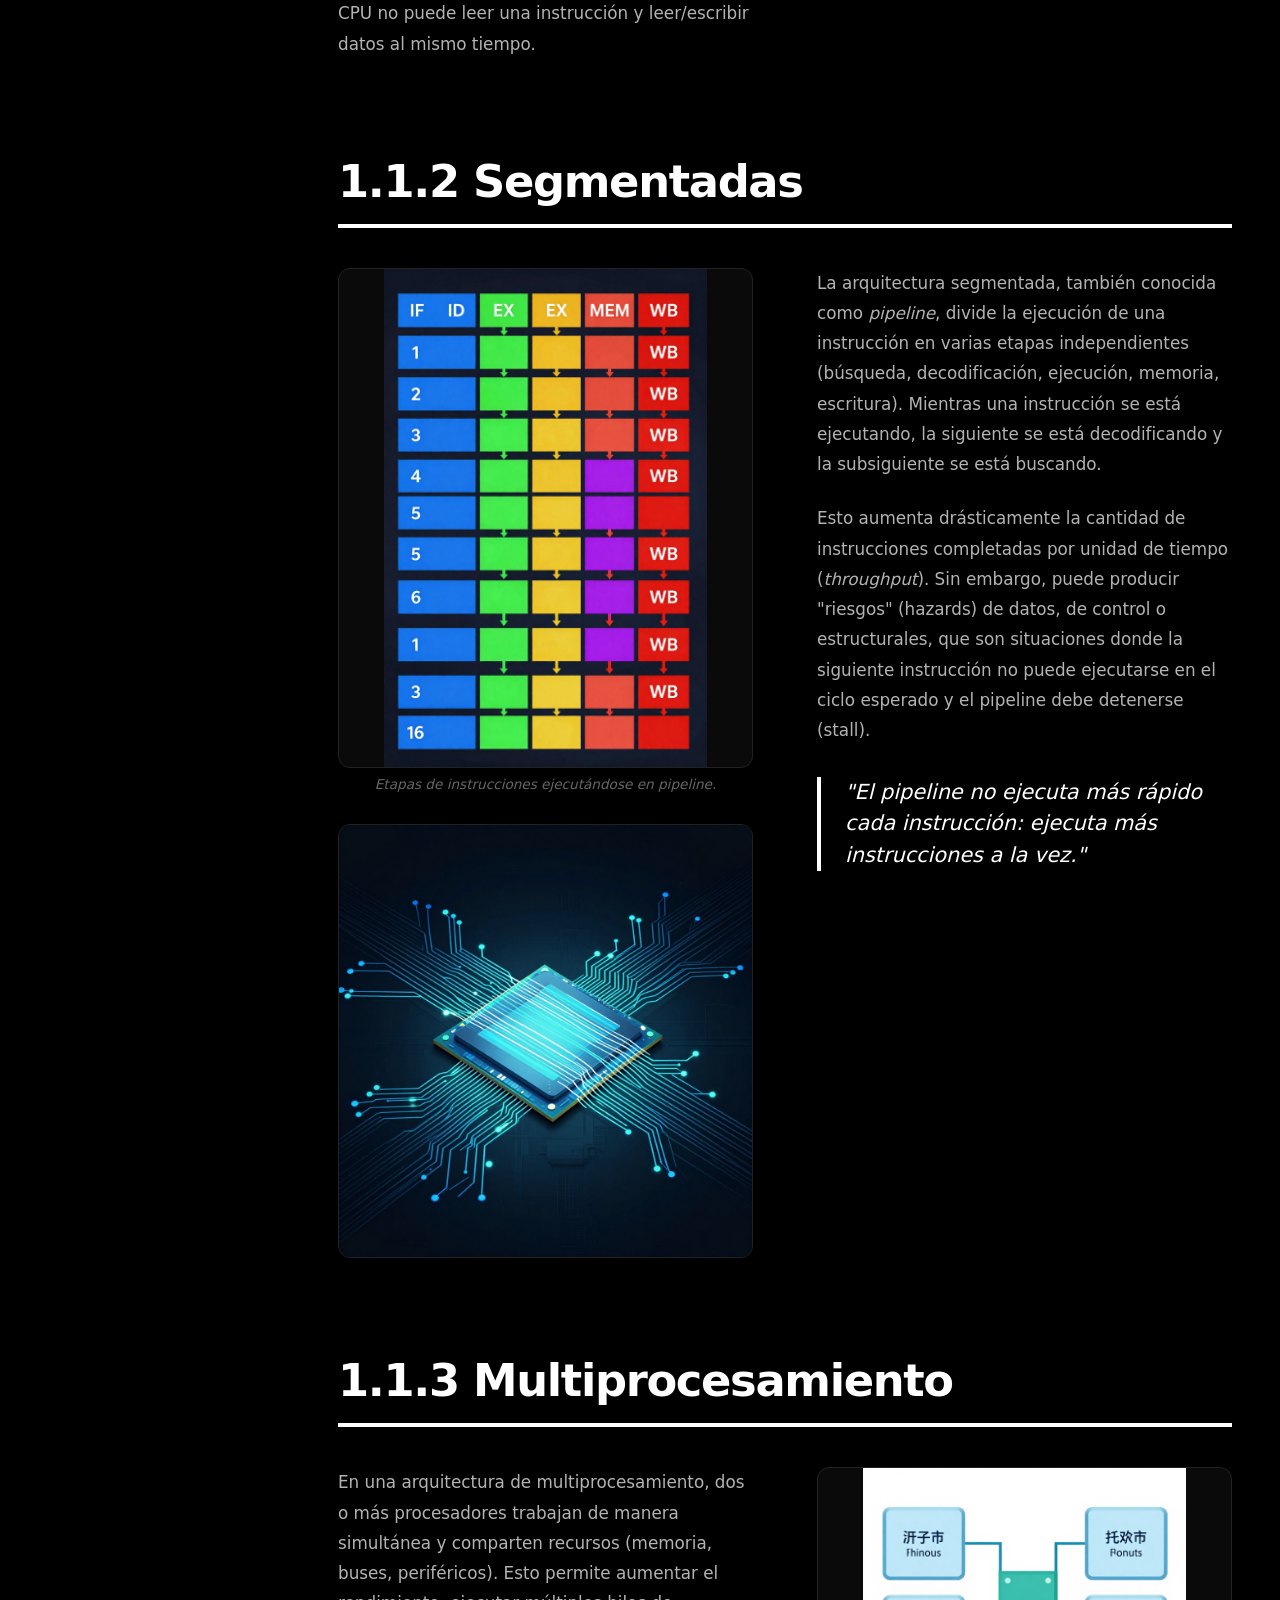
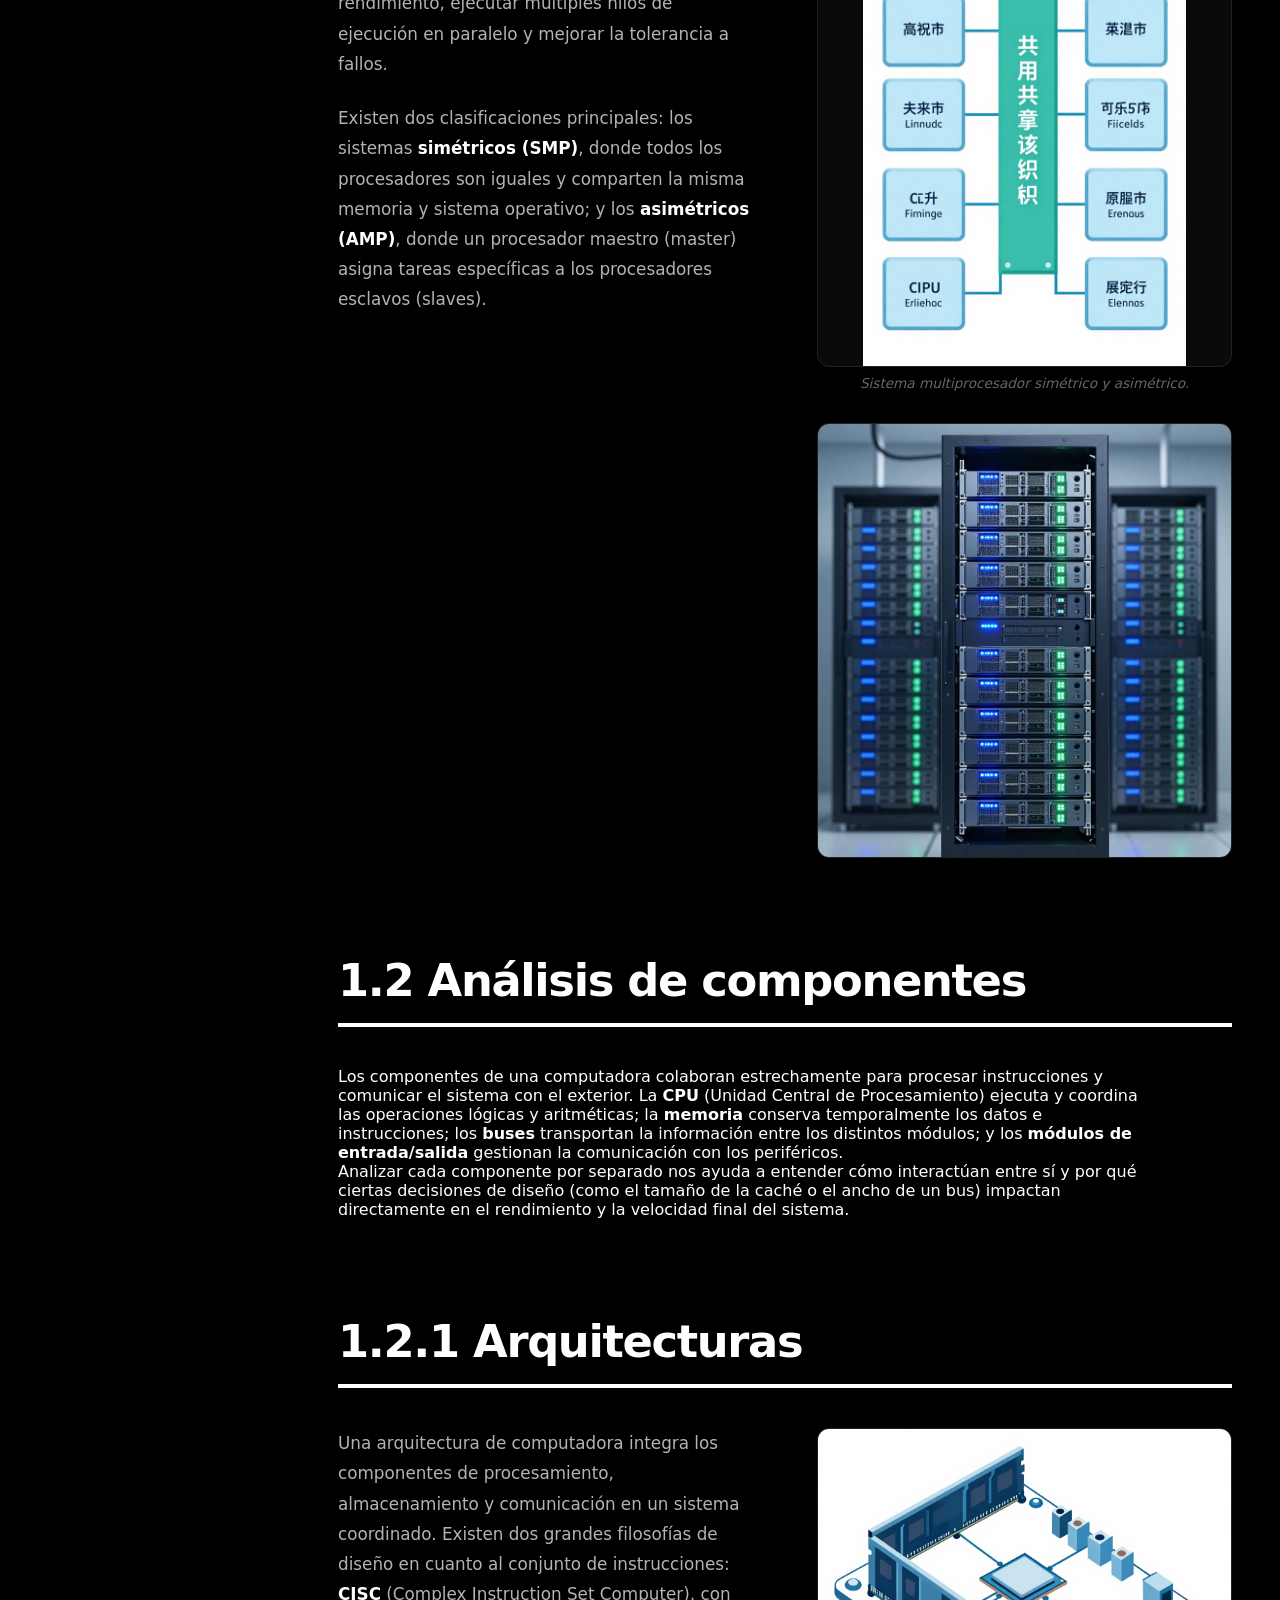
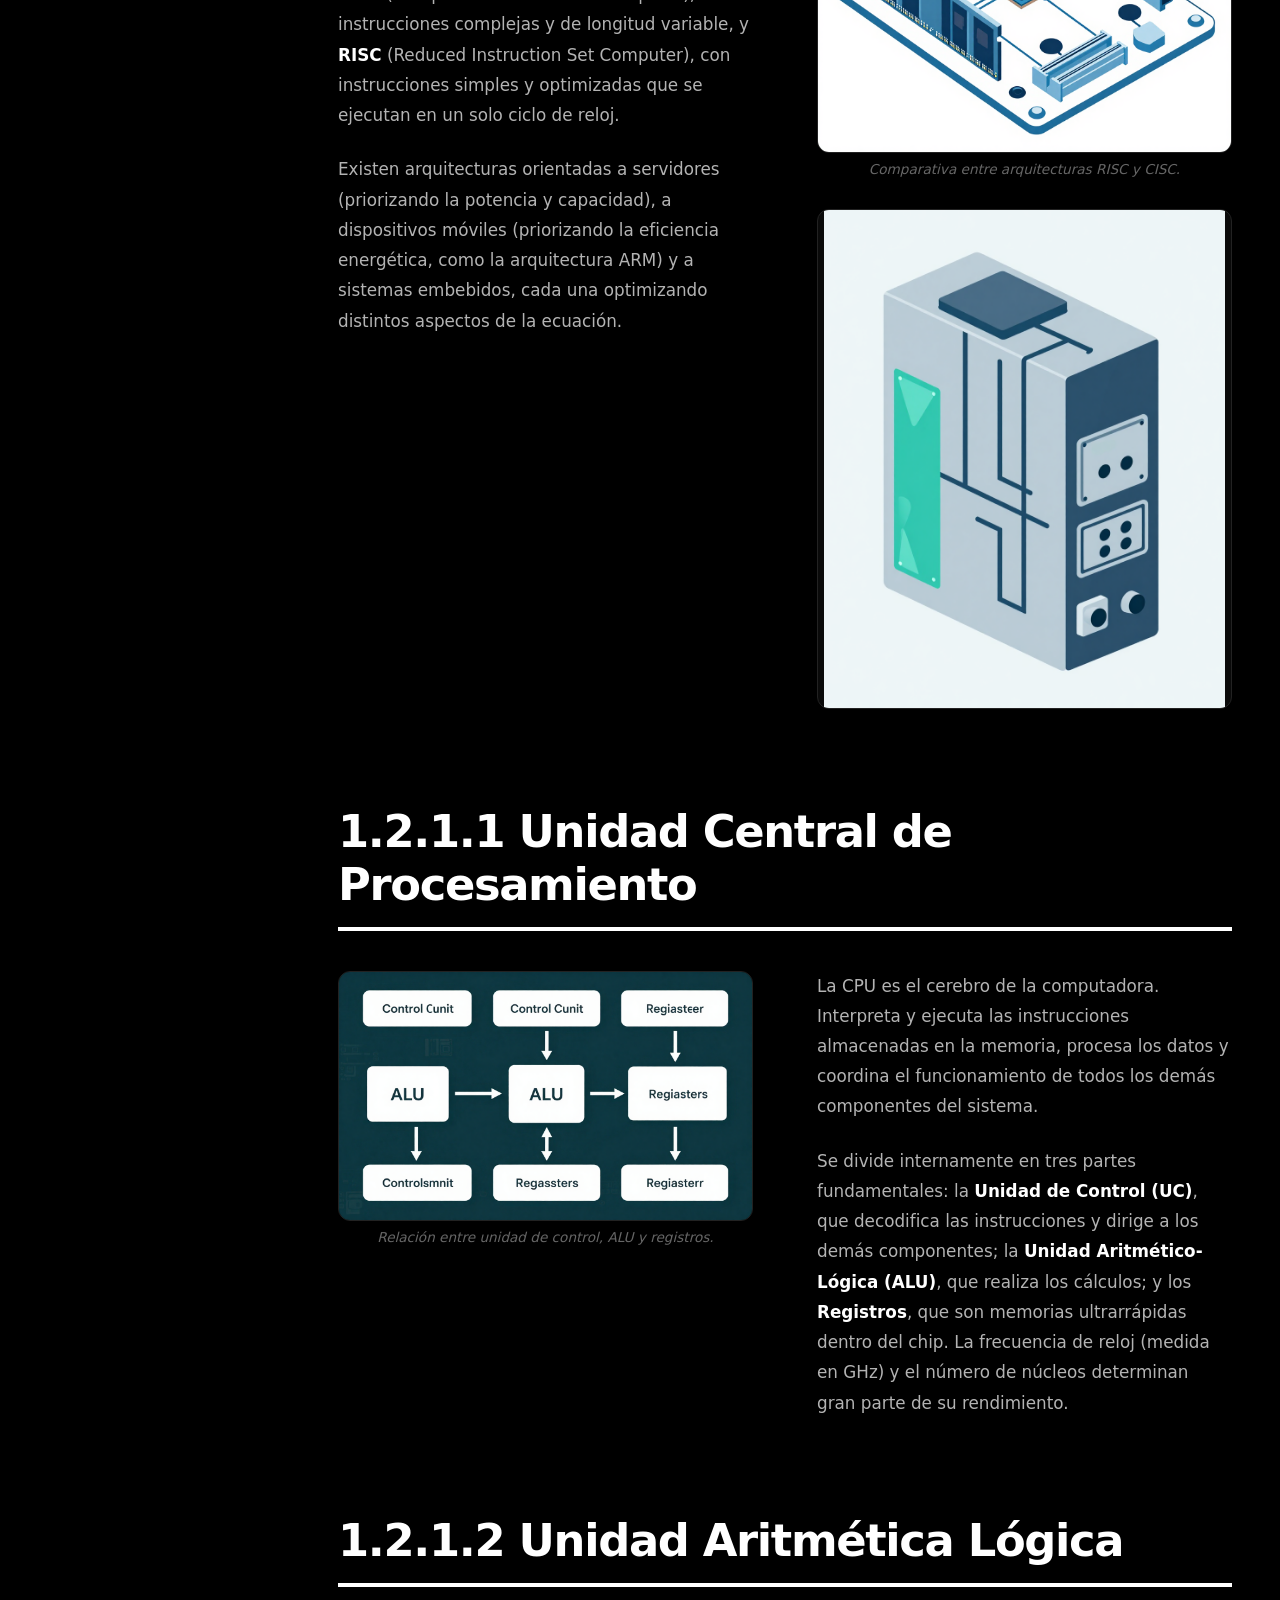
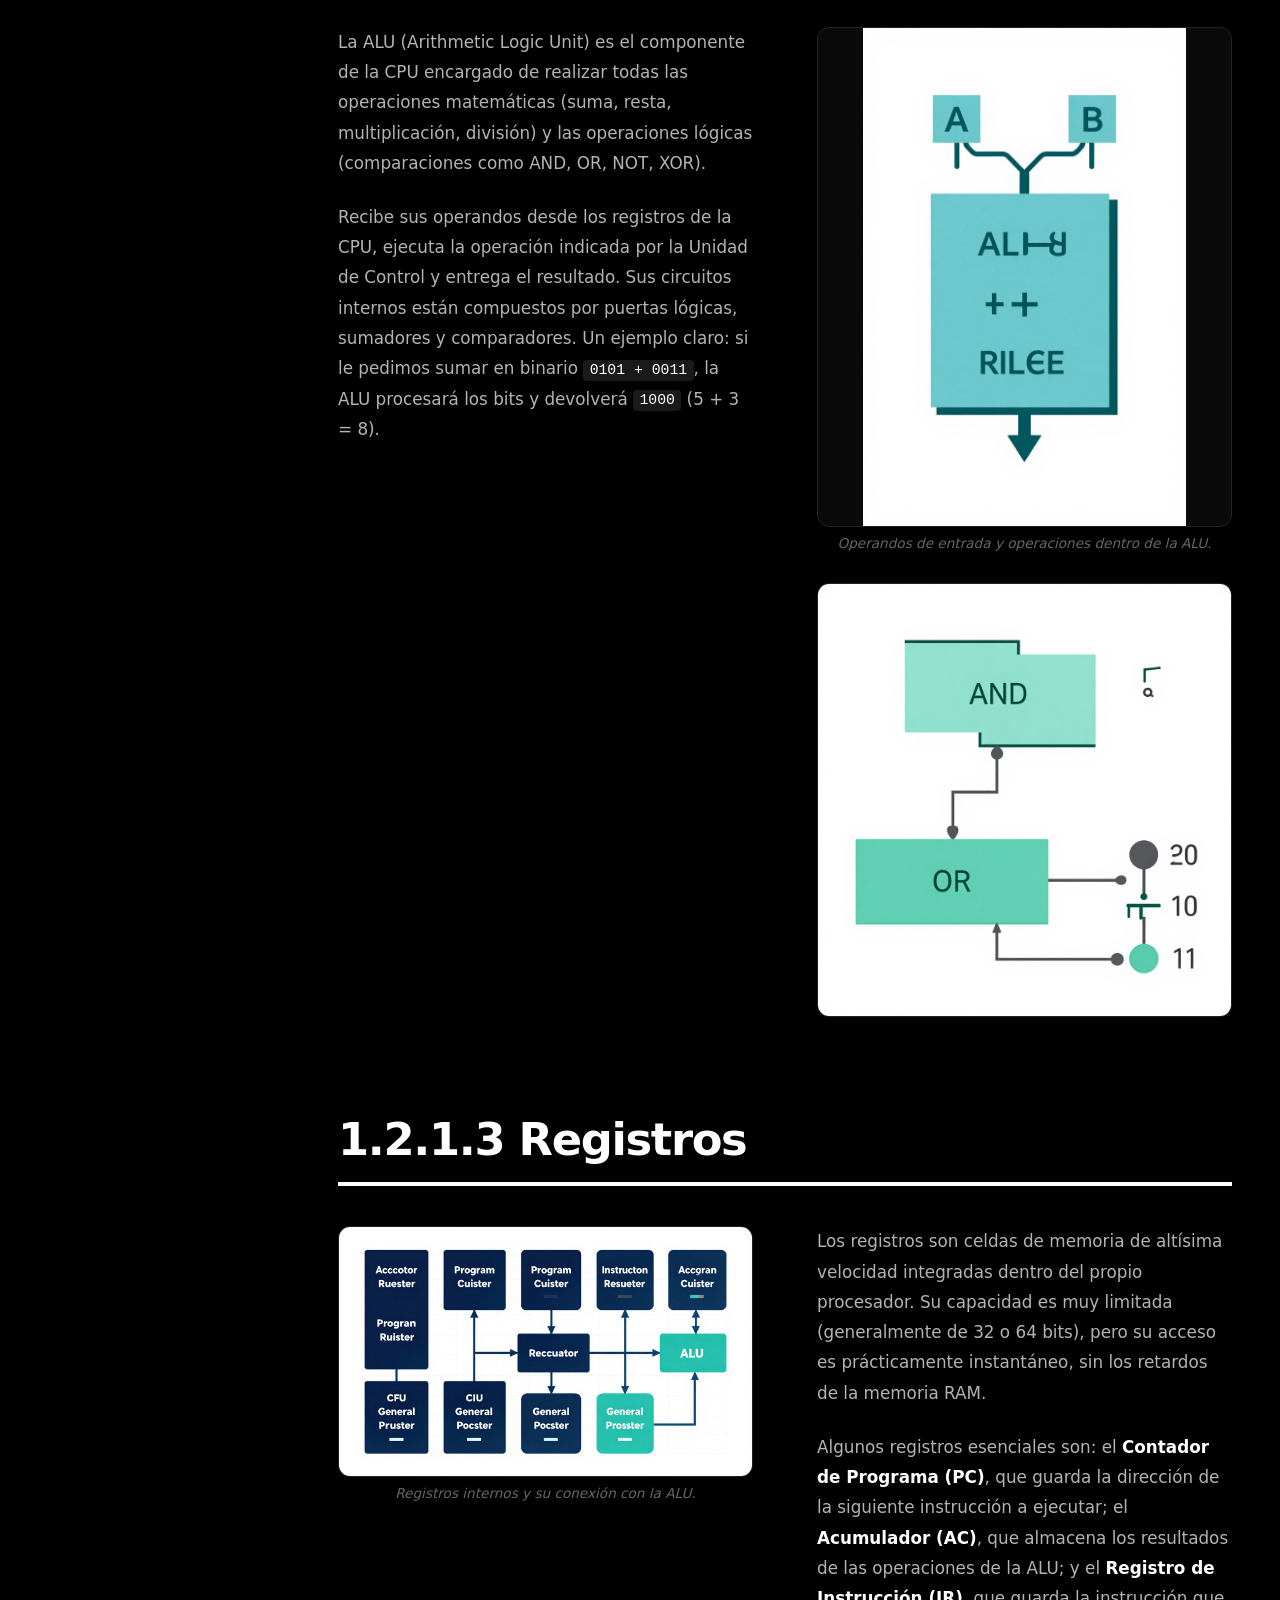
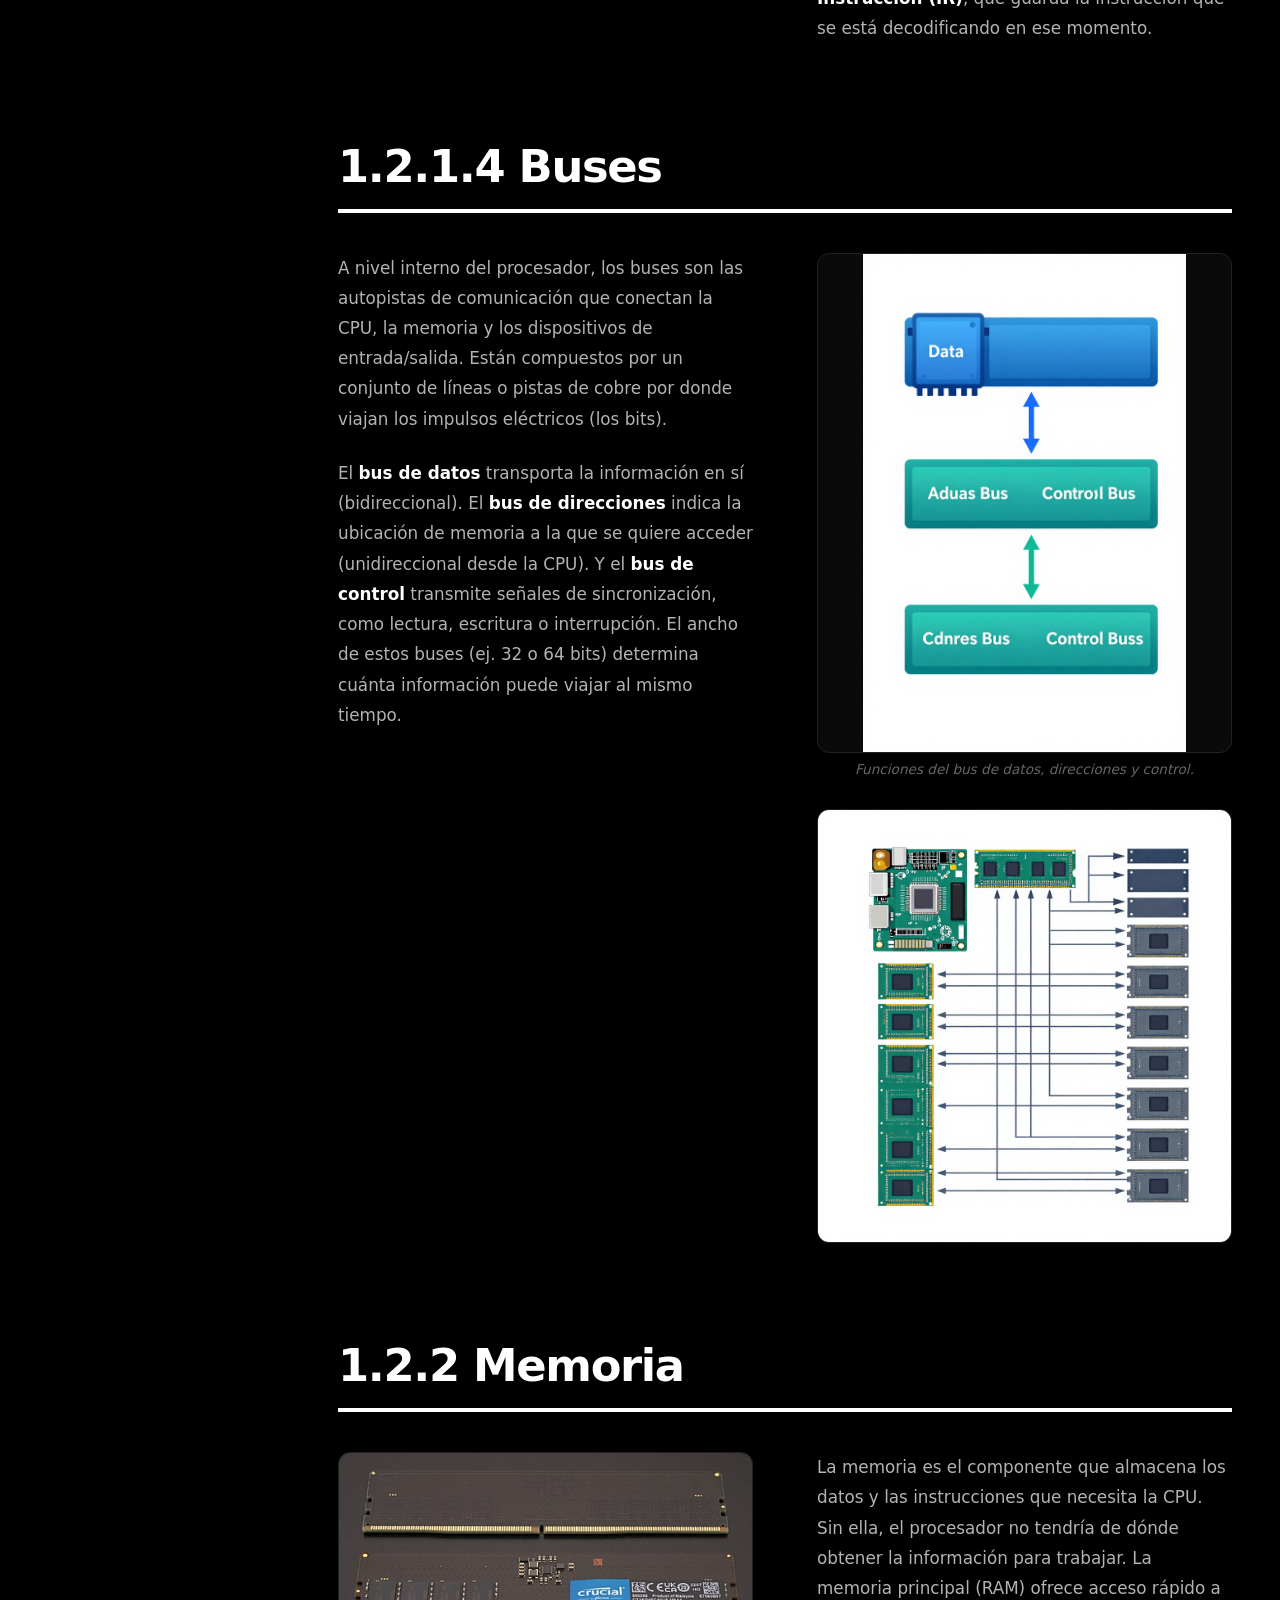
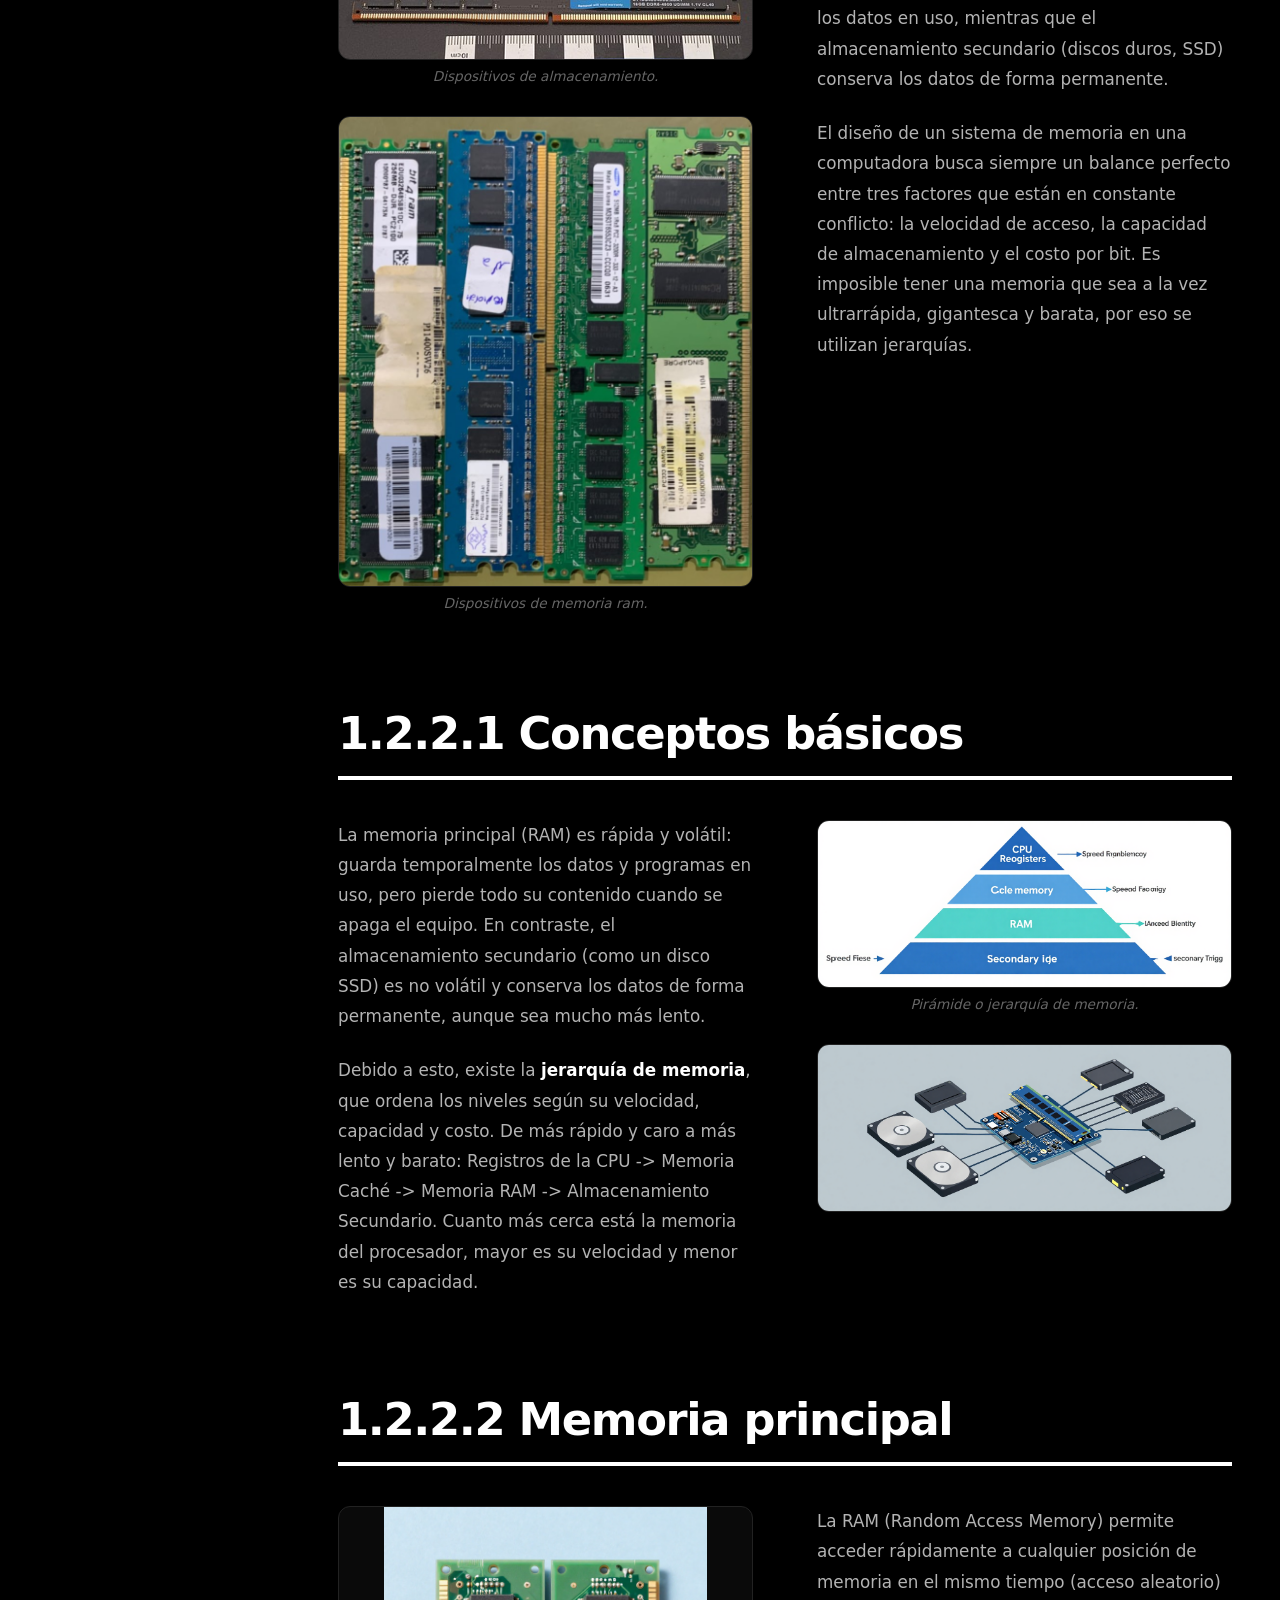
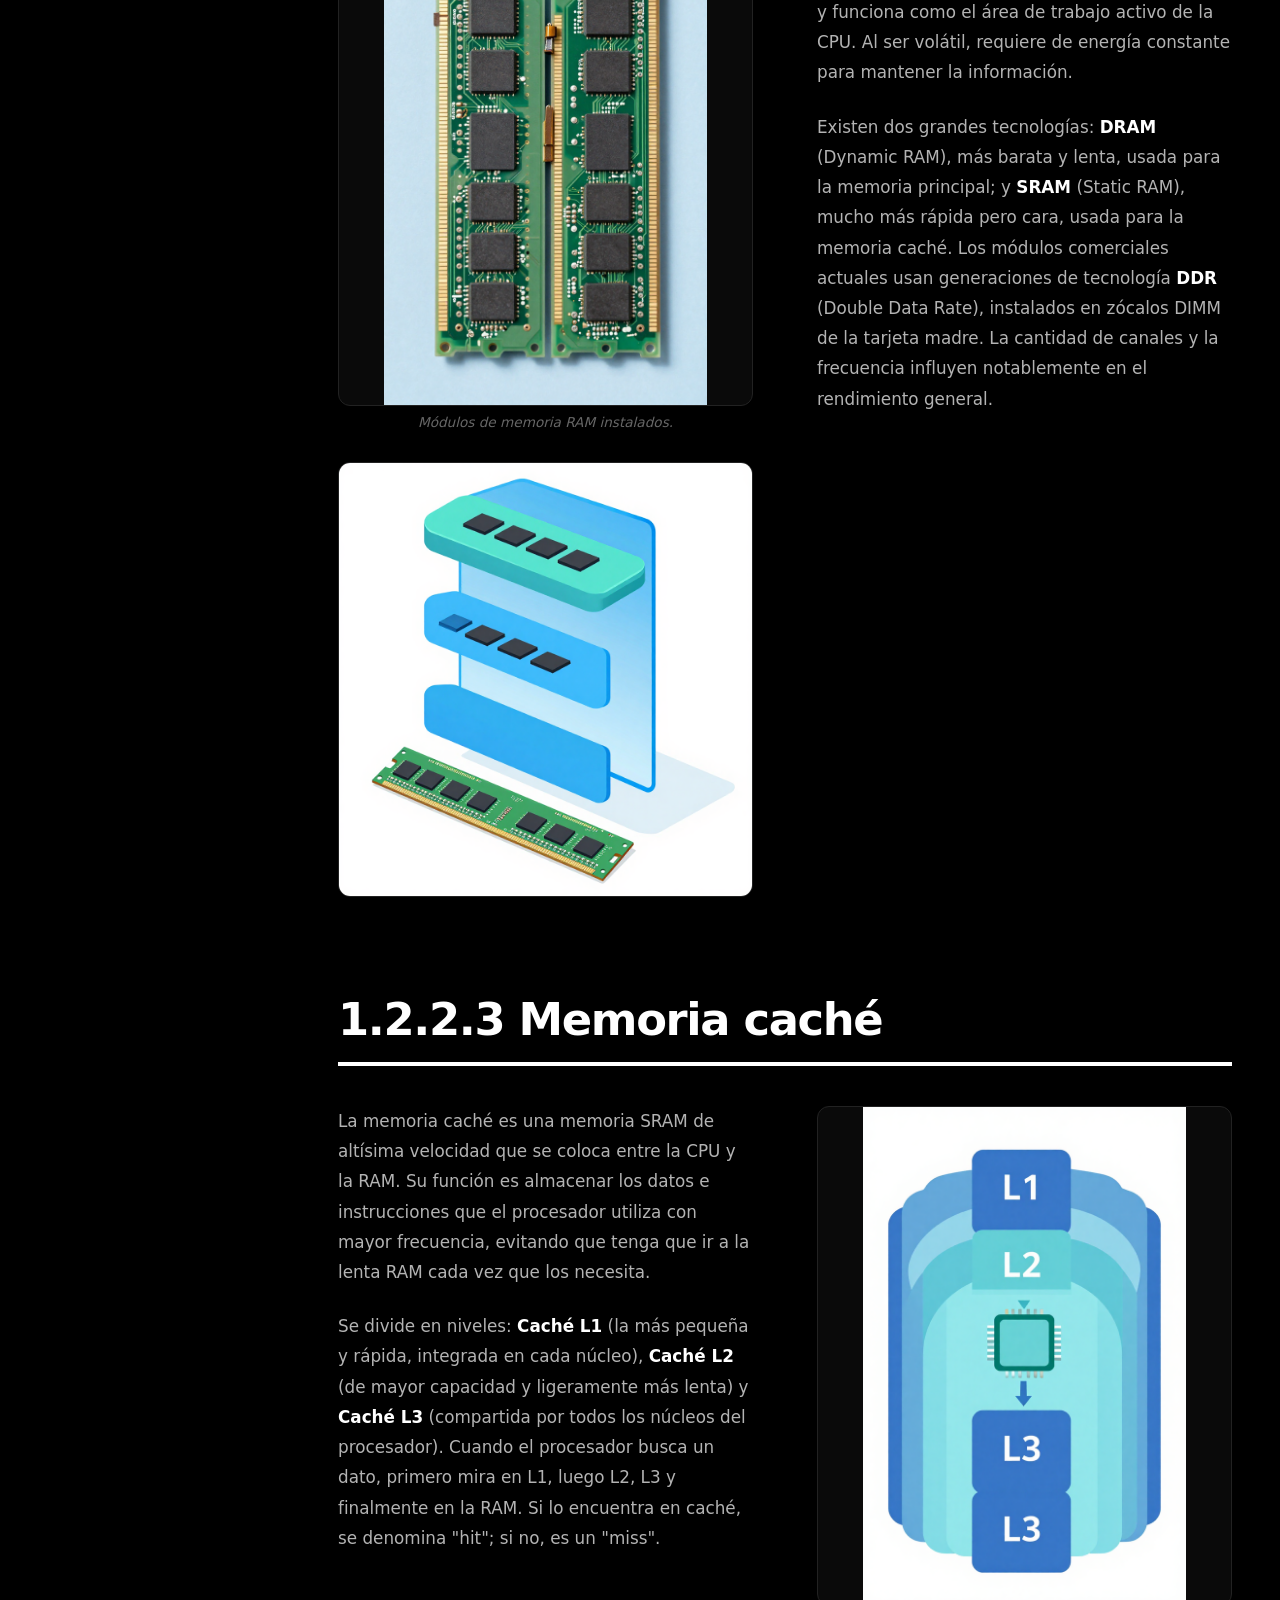
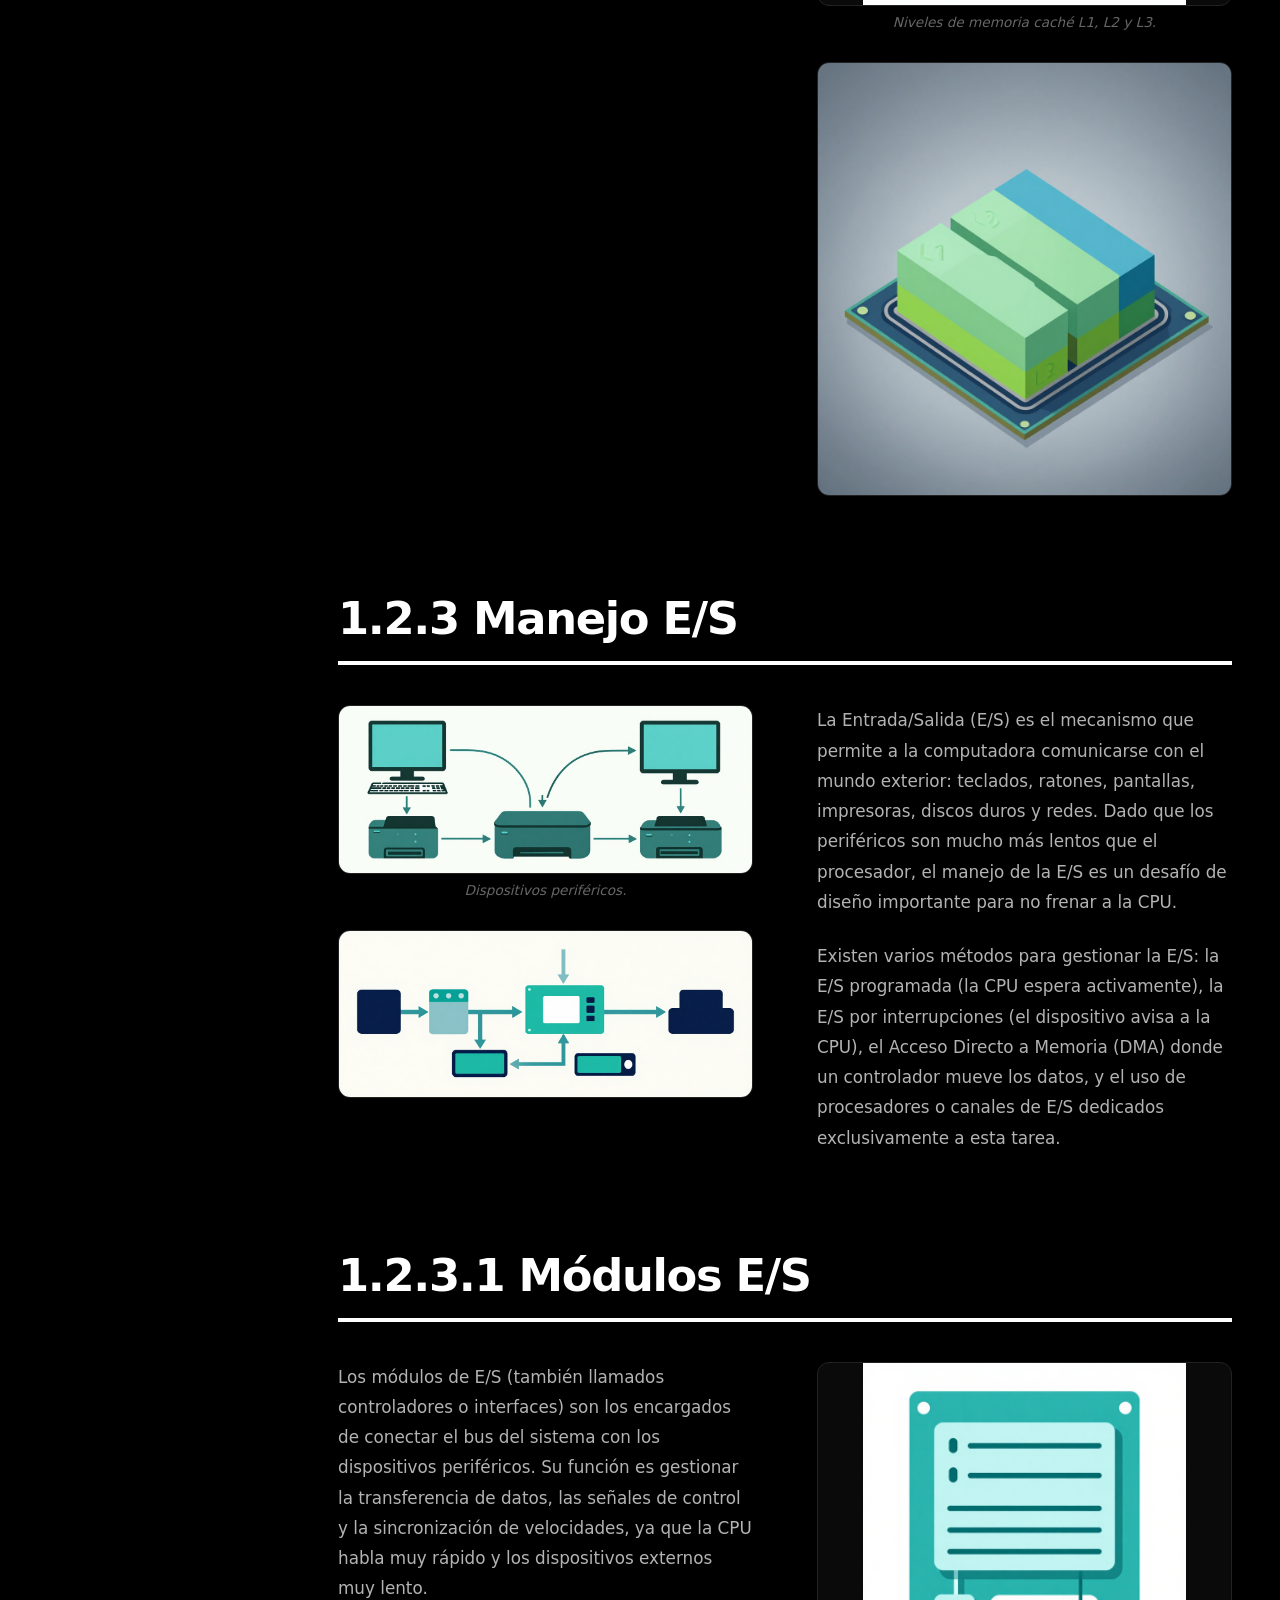
<file: unidad1.html>
<!DOCTYPE html>
<html lang="es">
<head>
  <meta charset="UTF-8">
  <meta name="viewport" content="width=device-width, initial-scale=1.0">
  <title>Unidad 1 · Arquitectura de Computadoras</title>
  <link rel="icon" type="image/png" href="favicon-96x96.png" sizes="96x96">
  <link rel="icon" type="image/svg+xml" href="favicon.svg">
  <link rel="shortcut icon" href="favicon.ico">
  <link rel="apple-touch-icon" sizes="180x180" href="apple-touch-icon.png">
  <meta name="apple-mobile-web-app-title" content="Arquitectura">
  <link rel="manifest" href="site.webmanifest">
  <link rel="stylesheet" href="unidades.css?v=unidad1-editorial">
</head>
<body class="unidad1-page">

  <button class="sidebar-toggle" id="sidebarToggle" aria-label="Abrir menú lateral">☰</button>
  <div class="sidebar-overlay" id="sidebarOverlay"></div>

  <!-- SIDEBAR -->
  <aside class="sidebar" id="sidebar">
    <div class="sidebar-header">
      <span class="badge">Unidad 1</span>
      <h2>Arquitecturas de cómputo</h2>
      <p>Índice de temas</p>
    </div>
    
    <nav class="sidebar-nav">
      <a href="#tema-1-0"><span class="num">1.0</span> Introducción</a>
      <a href="#tema-1-1"><span class="num">1.1</span> Modelos de arquitecturas</a>
      <a href="#tema-1-1-1"><span class="num">1.1.1</span> Clásicas</a>
      <a href="#tema-1-1-2"><span class="num">1.1.2</span> Segmentadas</a>
      <a href="#tema-1-1-3"><span class="num">1.1.3</span> Multiprocesamiento</a>
      <a href="#tema-1-2"><span class="num">1.2</span> Análisis de componentes</a>
      <a href="#tema-1-2-1"><span class="num">1.2.1</span> Arquitecturas</a>
      <a href="#tema-1-2-1-1"><span class="num">1.2.1.1</span> Unidad Central de Procesamiento</a>
      <a href="#tema-1-2-1-2"><span class="num">1.2.1.2</span> Unidad Aritmética Lógica</a>
      <a href="#tema-1-2-1-3"><span class="num">1.2.1.3</span> Registros</a>
      <a href="#tema-1-2-1-4"><span class="num">1.2.1.4</span> Buses</a>
      <a href="#tema-1-2-2"><span class="num">1.2.2</span> Memoria</a>
      <a href="#tema-1-2-2-1"><span class="num">1.2.2.1</span> Conceptos básicos</a>
      <a href="#tema-1-2-2-2"><span class="num">1.2.2.2</span> Memoria principal</a>
      <a href="#tema-1-2-2-3"><span class="num">1.2.2.3</span> Memoria caché</a>
      <a href="#tema-1-2-3"><span class="num">1.2.3</span> Manejo E/S</a>
      <a href="#tema-1-2-3-1"><span class="num">1.2.3.1</span> Módulos E/S</a>
      <a href="#tema-1-2-3-2"><span class="num">1.2.3.2</span> E/S programada</a>
      <a href="#tema-1-2-3-3"><span class="num">1.2.3.3</span> E/S por interrupciones</a>
      <a href="#tema-1-2-3-4"><span class="num">1.2.3.4</span> Acceso directo a memoria</a>
      <a href="#tema-1-2-3-5"><span class="num">1.2.3.5</span> Canales y procesadores E/S</a>
      <a href="#tema-1-2-4"><span class="num">1.2.4</span> Buses</a>
      <a href="#tema-1-2-4-1"><span class="num">1.2.4.1</span> Tipos de buses</a>
      <a href="#tema-1-2-4-2"><span class="num">1.2.4.2</span> Estructura de buses</a>
      <a href="#tema-1-2-4-3"><span class="num">1.2.4.3</span> Jerarquías de buses</a>
      <a href="#tema-1-2-5"><span class="num">1.2.5</span> Interrupciones</a>
      <a href="#presentacion">
      <span class="num">
      <svg xmlns="http://www.w3.org/2000/svg" width="14" height="14" viewBox="0 0 24 24" fill="none" stroke="currentColor" stroke-width="2" stroke-linecap="round" stroke-linejoin="round" style="vertical-align: middle;">
      <rect x="2" y="3" width="20" height="14" rx="2" ry="2"></rect>
      <line x1="8" y1="21" x2="16" y2="21"></line>
      <line x1="12" y1="17" x2="12" y2="21"></line>
      </svg>
      </span>Presentación</a>
    </nav>
    <div class="sidebar-footer">
      <a href="index.html" class="btn-header"><← Volver al menú principal</a>
      <a href="unidad2.html" class="btn-header primary">Ir a la siguiente unidad →></a>
    </div>
  </aside>
   <!-- CONTENIDO -->
  <div class="app">

    <!-- HEADER (Movido aquí, fuera del main) -->
    <header class="app-header">
      <a href="index.html" class="header-brand">
        <span class="brand-logo">ZK</span>
        <span class="badge">Unidad 1</span>
      </a>

      <div class="header-tabs">
        <a href="index.html#unidades" class="header-tab active">
          <svg xmlns="http://www.w3.org/2000/svg" viewBox="0 0 24 24" fill="none" stroke="currentColor" stroke-width="2" stroke-linecap="round" stroke-linejoin="round"><path d="M2 3h6a4 4 0 0 1 4 4v14a3 3 0 0 0-3-3H2z"/><path d="M22 3h-6a4 4 0 0 0-4 4v14a3 3 0 0 1 3-3h7z"/></svg>
          <span>Unidades</span>
        </a>
        <a href="index.html#practicas" class="header-tab">
          <svg xmlns="http://www.w3.org/2000/svg" viewBox="0 0 24 24" fill="none" stroke="currentColor" stroke-width="2" stroke-linecap="round" stroke-linejoin="round"><path d="M14 2H6a2 2 0 0 0-2 2v16a2 2 0 0 0 2 2h12a2 2 0 0 0 2-2V8z"/><polyline points="14 2 14 8 20 8"/><line x1="16" y1="13" x2="8" y2="13"/><line x1="16" y1="17" x2="8" y2="17"/></svg>
          <span>Prácticas</span>
        </a>
        <a href="index.html#tareas" class="header-tab">
          <svg xmlns="http://www.w3.org/2000/svg" viewBox="0 0 24 24" fill="none" stroke="currentColor" stroke-width="2" stroke-linecap="round" stroke-linejoin="round"><path d="M9 11l3 3L22 4"/><path d="M21 12v7a2 2 0 0 1-2 2H5a2 2 0 0 1-2-2V5a2 2 0 0 1 2-2h11"/></svg>
          <span>Tareas</span>
        </a>
        <a href="index.html#presentaciones" class="header-tab">
          <svg xmlns="http://www.w3.org/2000/svg" viewBox="0 0 24 24" fill="none" stroke="currentColor" stroke-width="2" stroke-linecap="round" stroke-linejoin="round"><rect x="2" y="3" width="20" height="14" rx="2" ry="2"/><line x1="8" y1="21" x2="16" y2="21"/><line x1="12" y1="17" x2="12" y2="21"/></svg>
          <span>Presentaciones</span>
        </a>
      </div>

      <div class="header-actions">
        <a href="unidad2.html" class="btn-header primary">Siguiente →</a>
      </div>
    </header>
    <main class="main-content">
      <header class="unit-hero">
        <h1>Arquitecturas de cómputo</h1>
        <p>Un recorrido por los modelos clásicos, segmentados y de multiprocesamiento, y por los componentes que hacen posible el procesamiento moderno</p>
      </header>

      <!-- ========== TEMA 01 ========== -->
      <article id="tema-1-0" class="tema">
        <h2 class="section-title">1.0 Introducción</h2>
        <div class="split-layout">
          <div class="text-content">
            <p>La arquitectura de una computadora es el diseño conceptual y la estructura operacional fundamental de un sistema de cómputo. Define cómo se organizan y coordinan sus componentes (hardware y software) para ejecutar instrucciones y procesar datos. De ella dependen directamente la capacidad de procesamiento, la velocidad, el consumo energético y la eficiencia del sistema.</p>
            <p>En esta unidad se estudian los modelos clásicos (como el de Von Neumann), las arquitecturas segmentadas (pipeline) y los sistemas de multiprocesamiento. Además, se analizan los componentes esenciales que participan en el procesamiento: la CPU, la memoria y los buses de comunicación.</p>
            <p>Entender la arquitectura es entender el "cerebro" de la computadora: cómo piensa, cómo recuerda y cómo se comunica con el mundo exterior a través de los periféricos.</p>
          </div>
          <div class="image-content">
            <img src="imagenes/unidades/unidad1/1_0_01.png" alt="Arquitectura 1">
            <span class="image-caption">Arquitecturas modernas: procesamiento en paralelo.</span>
            <!-- Si tienes la 1_0_02.png, descomenta la siguiente línea -->
            <!-- <img src="imagenes/unidades/unidad1/1_0_02.png" alt="Arquitectura 2" style="margin-top: 1rem;"> -->
          </div>
        </div>
      </article>

      <!-- ========== TEMA 1.1 ========== -->
      <article id="tema-1-1" class="tema">
        <h2 class="section-title">1.1 Modelos de arquitecturas</h2>
        <div class="split-layout reverse">
          <div class="text-content">
            <p>Los modelos de arquitectura describen la forma en que se organizan los componentes de un sistema y cómo se ejecutan las instrucciones. La arquitectura secuencial clásica procesa una instrucción a la vez; el pipeline (segmentación) divide la ejecución en etapas para procesar varias instrucciones simultáneamente; y el multiprocesamiento utiliza múltiples procesadores para trabajar en paralelo.</p>
            <p>La elección del modelo influye directamente en el rendimiento, el costo de fabricación y la complejidad del sistema. No existe un modelo "mejor" universal; cada uno responde a un balance distinto entre velocidad, consumo de energía y escalabilidad, dependiendo de si se destina a un servidor, una PC de escritorio o un dispositivo móvil.</p>
          </div>
          <div class="image-content">
            <img src="imagenes/unidades/unidad1/1_1_01.png" alt="Modelo de arquitectura 1">
            <span class="image-caption">Comparación entre arquitecturas secuenciales y paralelas.</span>
            <img src="imagenes/unidades/unidad1/1_1_02.png" alt="Modelo de arquitectura 2" style="margin-top: 1rem;">
            <span class="image-caption">Componentes de una arquitectura típica.</span>
          </div>
        </div>
      </article>

      <!-- ========== TEMA 1.1.1 ========== -->
      <article id="tema-1-1-1" class="tema">
        <h2 class="section-title">1.1.1 Clásicas</h2>
        <div class="split-layout">
          <div class="text-content">
            <p>Las arquitecturas clásicas ejecutan las instrucciones de forma estrictamente secuencial mediante el ciclo de búsqueda (fetch), decodificación (decode) y ejecución (execute). Un modelo representativo es la <strong>arquitectura de Von Neumann</strong>, propuesta en 1945, que utiliza una única memoria compartida para almacenar tanto los datos como las instrucciones.</p>
            <p>Sus componentes principales son la CPU (Unidad de Control y ALU), la memoria principal, la unidad de entrada/salida y el bus del sistema. Aunque es la base de las computadoras modernas, sufre del "cuello de botella de Von Neumann", ya que al compartir el mismo bus, la CPU no puede leer una instrucción y leer/escribir datos al mismo tiempo.</p>
          </div>
          <div class="image-content">
            <img src="imagenes/unidades/unidad1/1_1_1_01.png" alt="Von Neumann 1">
            <span class="image-caption">Diagrama de la arquitectura clásica de Von Neumann.</span>
          </div>
        </div>
      </article>

      <!-- ========== TEMA 1.1.2 ========== -->
      <article id="tema-1-1-2" class="tema">
        <h2 class="section-title">1.1.2 Segmentadas</h2>
        <div class="split-layout reverse">
          <div class="text-content">
            <p>La arquitectura segmentada, también conocida como <em>pipeline</em>, divide la ejecución de una instrucción en varias etapas independientes (búsqueda, decodificación, ejecución, memoria, escritura). Mientras una instrucción se está ejecutando, la siguiente se está decodificando y la subsiguiente se está buscando.</p>
            <p>Esto aumenta drásticamente la cantidad de instrucciones completadas por unidad de tiempo (<em>throughput</em>). Sin embargo, puede producir "riesgos" (hazards) de datos, de control o estructurales, que son situaciones donde la siguiente instrucción no puede ejecutarse en el ciclo esperado y el pipeline debe detenerse (stall).</p>
            <blockquote class="quote">"El pipeline no ejecuta más rápido cada instrucción: ejecuta más instrucciones a la vez."</blockquote>
          </div>
          <div class="image-content">
            <img src="imagenes/unidades/unidad1/1_1_2_01.png" alt="Segmentadas 1">
            <span class="image-caption">Etapas de instrucciones ejecutándose en pipeline.</span>
            <img src="imagenes/unidades/unidad1/1_1_2_02.png" alt="Segmentadas 2" style="margin-top: 1rem;">
          </div>
        </div>
      </article>

      <!-- ========== TEMA 1.1.3 ========== -->
      <article id="tema-1-1-3" class="tema">
        <h2 class="section-title">1.1.3 Multiprocesamiento</h2>
        <div class="split-layout">
          <div class="text-content">
            <p>En una arquitectura de multiprocesamiento, dos o más procesadores trabajan de manera simultánea y comparten recursos (memoria, buses, periféricos). Esto permite aumentar el rendimiento, ejecutar múltiples hilos de ejecución en paralelo y mejorar la tolerancia a fallos.</p>
            <p>Existen dos clasificaciones principales: los sistemas <strong>simétricos (SMP)</strong>, donde todos los procesadores son iguales y comparten la misma memoria y sistema operativo; y los <strong>asimétricos (AMP)</strong>, donde un procesador maestro (master) asigna tareas específicas a los procesadores esclavos (slaves).</p>
          </div>
          <div class="image-content">
            <img src="imagenes/unidades/unidad1/1_1_3_01.png" alt="Multiprocesamiento 1">
            <span class="image-caption">Sistema multiprocesador simétrico y asimétrico.</span>
            <img src="imagenes/unidades/unidad1/1_1_3_02.png" alt="Multiprocesamiento 2" style="margin-top: 1rem;">
          </div>
        </div>
      </article>

      <!-- ========== TEMA 1.2 (SIN IMAGEN, ANCHO COMPLETO) ========== -->
      <article id="tema-1-2" class="tema">
        <h2 class="section-title">1.2 Análisis de componentes</h2>
        <div style="max-width: 800px;">
          <p>Los componentes de una computadora colaboran estrechamente para procesar instrucciones y comunicar el sistema con el exterior. La <strong>CPU</strong> (Unidad Central de Procesamiento) ejecuta y coordina las operaciones lógicas y aritméticas; la <strong>memoria</strong> conserva temporalmente los datos e instrucciones; los <strong>buses</strong> transportan la información entre los distintos módulos; y los <strong>módulos de entrada/salida</strong> gestionan la comunicación con los periféricos.</p>
          <p>Analizar cada componente por separado nos ayuda a entender cómo interactúan entre sí y por qué ciertas decisiones de diseño (como el tamaño de la caché o el ancho de un bus) impactan directamente en el rendimiento y la velocidad final del sistema.</p>
        </div>
      </article>

      <!-- ========== TEMA 1.2.1 ========== -->
      <article id="tema-1-2-1" class="tema">
        <h2 class="section-title">1.2.1 Arquitecturas</h2>
        <div class="split-layout">
          <div class="text-content">
            <p>Una arquitectura de computadora integra los componentes de procesamiento, almacenamiento y comunicación en un sistema coordinado. Existen dos grandes filosofías de diseño en cuanto al conjunto de instrucciones: <strong>CISC</strong> (Complex Instruction Set Computer), con instrucciones complejas y de longitud variable, y <strong>RISC</strong> (Reduced Instruction Set Computer), con instrucciones simples y optimizadas que se ejecutan en un solo ciclo de reloj.</p>
            <p>Existen arquitecturas orientadas a servidores (priorizando la potencia y capacidad), a dispositivos móviles (priorizando la eficiencia energética, como la arquitectura ARM) y a sistemas embebidos, cada una optimizando distintos aspectos de la ecuación.</p>
          </div>
          <div class="image-content">
            <img src="imagenes/unidades/unidad1/1_2_1_01.png" alt="Arquitecturas 1">
            <span class="image-caption">Comparativa entre arquitecturas RISC y CISC.</span>
            <img src="imagenes/unidades/unidad1/1_2_1_02.png" alt="Arquitecturas 2" style="margin-top: 1rem;">
          </div>
        </div>
      </article>

      <!-- ========== TEMA 1.2.1.1 ========== -->
      <article id="tema-1-2-1-1" class="tema">
        <h2 class="section-title">1.2.1.1 Unidad Central de Procesamiento</h2>
        <div class="split-layout reverse">
          <div class="text-content">
            <p>La CPU es el cerebro de la computadora. Interpreta y ejecuta las instrucciones almacenadas en la memoria, procesa los datos y coordina el funcionamiento de todos los demás componentes del sistema.</p>
            <p>Se divide internamente en tres partes fundamentales: la <strong>Unidad de Control (UC)</strong>, que decodifica las instrucciones y dirige a los demás componentes; la <strong>Unidad Aritmético-Lógica (ALU)</strong>, que realiza los cálculos; y los <strong>Registros</strong>, que son memorias ultrarrápidas dentro del chip. La frecuencia de reloj (medida en GHz) y el número de núcleos determinan gran parte de su rendimiento.</p>
          </div>
          <div class="image-content">
            <img src="imagenes/unidades/unidad1/1_2_1_1_01.png" alt="CPU 1">
            <span class="image-caption">Relación entre unidad de control, ALU y registros.</span>
          </div>
        </div>
      </article>

      <!-- ========== TEMA 1.2.1.2 ========== -->
      <article id="tema-1-2-1-2" class="tema">
        <h2 class="section-title">1.2.1.2 Unidad Aritmética Lógica</h2>
        <div class="split-layout">
          <div class="text-content">
            <p>La ALU (Arithmetic Logic Unit) es el componente de la CPU encargado de realizar todas las operaciones matemáticas (suma, resta, multiplicación, división) y las operaciones lógicas (comparaciones como AND, OR, NOT, XOR).</p>
            <p>Recibe sus operandos desde los registros de la CPU, ejecuta la operación indicada por la Unidad de Control y entrega el resultado. Sus circuitos internos están compuestos por puertas lógicas, sumadores y comparadores. Un ejemplo claro: si le pedimos sumar en binario <code>0101 + 0011</code>, la ALU procesará los bits y devolverá <code>1000</code> (5 + 3 = 8).</p>
          </div>
          <div class="image-content">
            <img src="imagenes/unidades/unidad1/1_2_1_2_01.png" alt="ALU 1">
            <span class="image-caption">Operandos de entrada y operaciones dentro de la ALU.</span>
            <img src="imagenes/unidades/unidad1/1_2_1_2_02.png" alt="ALU 2" style="margin-top: 1rem;">
          </div>
        </div>
      </article>

      <!-- ========== TEMA 1.2.1.3 ========== -->
      <article id="tema-1-2-1-3" class="tema">
        <h2 class="section-title">1.2.1.3 Registros</h2>
        <div class="split-layout reverse">
          <div class="text-content">
            <p>Los registros son celdas de memoria de altísima velocidad integradas dentro del propio procesador. Su capacidad es muy limitada (generalmente de 32 o 64 bits), pero su acceso es prácticamente instantáneo, sin los retardos de la memoria RAM.</p>
            <p>Algunos registros esenciales son: el <strong>Contador de Programa (PC)</strong>, que guarda la dirección de la siguiente instrucción a ejecutar; el <strong>Acumulador (AC)</strong>, que almacena los resultados de las operaciones de la ALU; y el <strong>Registro de Instrucción (IR)</strong>, que guarda la instrucción que se está decodificando en ese momento.</p>
          </div>
          <div class="image-content">
            <img src="imagenes/unidades/unidad1/1_2_1_3_01.png" alt="Registros 1">
            <span class="image-caption">Registros internos y su conexión con la ALU.</span>
          </div>
        </div>
      </article>

      <!-- ========== TEMA 1.2.1.4 ========== -->
      <article id="tema-1-2-1-4" class="tema">
        <h2 class="section-title">1.2.1.4 Buses</h2>
        <div class="split-layout">
          <div class="text-content">
            <p>A nivel interno del procesador, los buses son las autopistas de comunicación que conectan la CPU, la memoria y los dispositivos de entrada/salida. Están compuestos por un conjunto de líneas o pistas de cobre por donde viajan los impulsos eléctricos (los bits).</p>
            <p>El <strong>bus de datos</strong> transporta la información en sí (bidireccional). El <strong>bus de direcciones</strong> indica la ubicación de memoria a la que se quiere acceder (unidireccional desde la CPU). Y el <strong>bus de control</strong> transmite señales de sincronización, como lectura, escritura o interrupción. El ancho de estos buses (ej. 32 o 64 bits) determina cuánta información puede viajar al mismo tiempo.</p>
          </div>
          <div class="image-content">
            <img src="imagenes/unidades/unidad1/1_2_1_4_01.png" alt="Buses 1">
            <span class="image-caption">Funciones del bus de datos, direcciones y control.</span>
            <img src="imagenes/unidades/unidad1/1_2_1_4_02.png" alt="Buses 2" style="margin-top: 1rem;">
          </div>
        </div>
      </article>

      <!-- ========== TEMA 1.2.2 ========== -->
      <article id="tema-1-2-2" class="tema">
        <h2 class="section-title">1.2.2 Memoria</h2>
        <div class="split-layout reverse">
          <div class="text-content">
            <p>La memoria es el componente que almacena los datos y las instrucciones que necesita la CPU. Sin ella, el procesador no tendría de dónde obtener la información para trabajar. La memoria principal (RAM) ofrece acceso rápido a los datos en uso, mientras que el almacenamiento secundario (discos duros, SSD) conserva los datos de forma permanente.</p>
            <p>El diseño de un sistema de memoria en una computadora busca siempre un balance perfecto entre tres factores que están en constante conflicto: la velocidad de acceso, la capacidad de almacenamiento y el costo por bit. Es imposible tener una memoria que sea a la vez ultrarrápida, gigantesca y barata, por eso se utilizan jerarquías.</p>
          </div>
          <div class="image-content">
            <img src="imagenes/unidades/unidad1/1_2_2_01.png" alt="Memoria 1">
            <span class="image-caption">Dispositivos de almacenamiento.</span>
            <img src="imagenes/unidades/unidad1/1_2_2_02.png" alt="Memoria 2" style="margin-top: 1rem;">
             <span class="image-caption">Dispositivos de memoria ram.</span>
          </div>
        </div>
      </article>

      <!-- ========== TEMA 1.2.2.1 ========== -->
      <article id="tema-1-2-2-1" class="tema">
        <h2 class="section-title">1.2.2.1 Conceptos básicos</h2>
        <div class="split-layout">
          <div class="text-content">
            <p>La memoria principal (RAM) es rápida y volátil: guarda temporalmente los datos y programas en uso, pero pierde todo su contenido cuando se apaga el equipo. En contraste, el almacenamiento secundario (como un disco SSD) es no volátil y conserva los datos de forma permanente, aunque sea mucho más lento.</p>
            <p>Debido a esto, existe la <strong>jerarquía de memoria</strong>, que ordena los niveles según su velocidad, capacidad y costo. De más rápido y caro a más lento y barato: Registros de la CPU -> Memoria Caché -> Memoria RAM -> Almacenamiento Secundario. Cuanto más cerca está la memoria del procesador, mayor es su velocidad y menor es su capacidad.</p>
          </div>
          <div class="image-content">
            <img src="imagenes/unidades/unidad1/1_2_2_1_01.png" alt="Jerarquía de memoria 1">
            <span class="image-caption">Pirámide o jerarquía de memoria.</span>
            <img src="imagenes/unidades/unidad1/1_2_2_1_02.png" alt="Jerarquía de memoria 2" style="margin-top: 1rem;">
          </div>
        </div>
      </article>

      <!-- ========== TEMA 1.2.2.2 ========== -->
      <article id="tema-1-2-2-2" class="tema">
        <h2 class="section-title">1.2.2.2 Memoria principal</h2>
        <div class="split-layout reverse">
          <div class="text-content">
            <p>La RAM (Random Access Memory) permite acceder rápidamente a cualquier posición de memoria en el mismo tiempo (acceso aleatorio) y funciona como el área de trabajo activo de la CPU. Al ser volátil, requiere de energía constante para mantener la información.</p>
            <p>Existen dos grandes tecnologías: <strong>DRAM</strong> (Dynamic RAM), más barata y lenta, usada para la memoria principal; y <strong>SRAM</strong> (Static RAM), mucho más rápida pero cara, usada para la memoria caché. Los módulos comerciales actuales usan generaciones de tecnología <strong>DDR</strong> (Double Data Rate), instalados en zócalos DIMM de la tarjeta madre. La cantidad de canales y la frecuencia influyen notablemente en el rendimiento general.</p>
          </div>
          <div class="image-content">
            <img src="imagenes/unidades/unidad1/1_2_2_2_01.png" alt="RAM 1">
            <span class="image-caption">Módulos de memoria RAM instalados.</span>
            <img src="imagenes/unidades/unidad1/1_2_2_2_02.png" alt="RAM 2" style="margin-top: 1rem;">
          </div>
        </div>
      </article>

      <!-- ========== TEMA 1.2.2.3 ========== -->
      <article id="tema-1-2-2-3" class="tema">
        <h2 class="section-title">1.2.2.3 Memoria caché</h2>
        <div class="split-layout">
          <div class="text-content">
            <p>La memoria caché es una memoria SRAM de altísima velocidad que se coloca entre la CPU y la RAM. Su función es almacenar los datos e instrucciones que el procesador utiliza con mayor frecuencia, evitando que tenga que ir a la lenta RAM cada vez que los necesita.</p>
            <p>Se divide en niveles: <strong>Caché L1</strong> (la más pequeña y rápida, integrada en cada núcleo), <strong>Caché L2</strong> (de mayor capacidad y ligeramente más lenta) y <strong>Caché L3</strong> (compartida por todos los núcleos del procesador). Cuando el procesador busca un dato, primero mira en L1, luego L2, L3 y finalmente en la RAM. Si lo encuentra en caché, se denomina "hit"; si no, es un "miss".</p>
          </div>
          <div class="image-content">
            <img src="imagenes/unidades/unidad1/1_2_2_3_01.png" alt="Caché 1">
            <span class="image-caption">Niveles de memoria caché L1, L2 y L3.</span>
            <img src="imagenes/unidades/unidad1/1_2_2_3_02.png" alt="Caché 2" style="margin-top: 1rem;">
          </div>
        </div>
      </article>

      <!-- ========== TEMA 1.2.3 ========== -->
      <article id="tema-1-2-3" class="tema">
        <h2 class="section-title">1.2.3 Manejo E/S</h2>
        <div class="split-layout reverse">
          <div class="text-content">
            <p>La Entrada/Salida (E/S) es el mecanismo que permite a la computadora comunicarse con el mundo exterior: teclados, ratones, pantallas, impresoras, discos duros y redes. Dado que los periféricos son mucho más lentos que el procesador, el manejo de la E/S es un desafío de diseño importante para no frenar a la CPU.</p>
            <p>Existen varios métodos para gestionar la E/S: la E/S programada (la CPU espera activamente), la E/S por interrupciones (el dispositivo avisa a la CPU), el Acceso Directo a Memoria (DMA) donde un controlador mueve los datos, y el uso de procesadores o canales de E/S dedicados exclusivamente a esta tarea.</p>
          </div>
          <div class="image-content">
            <img src="imagenes/unidades/unidad1/1_2_3_01.png" alt="E/S 1">
            <span class="image-caption">Dispositivos periféricos.</span>
            <img src="imagenes/unidades/unidad1/1_2_3_02.png" alt="E/S 2" style="margin-top: 1rem;">
          </div>
        </div>
      </article>

      <!-- ========== TEMA 1.2.3.1 ========== -->
      <article id="tema-1-2-3-1" class="tema">
        <h2 class="section-title">1.2.3.1 Módulos E/S</h2>
        <div class="split-layout">
          <div class="text-content">
            <p>Los módulos de E/S (también llamados controladores o interfaces) son los encargados de conectar el bus del sistema con los dispositivos periféricos. Su función es gestionar la transferencia de datos, las señales de control y la sincronización de velocidades, ya que la CPU habla muy rápido y los dispositivos externos muy lento.</p>
            <p>Reciben instrucciones del procesador, interactúan con el periférico en su propio lenguaje y comunican los resultados a la CPU. Ejemplos claros son el controlador de teclado, el controlador de disco (SATA/NVMe), la tarjeta de red (Ethernet/Wi-Fi) o los controladores de los puertos USB.</p>
          </div>
          <div class="image-content">
            <img src="imagenes/unidades/unidad1/1_2_3_1_01.png" alt="Módulos 1">
            <span class="image-caption">Estructura de un módulo de E/S.</span>
            <img src="imagenes/unidades/unidad1/1_2_3_1_02.png" alt="Módulos 2" style="margin-top: 1rem;">
          </div>
        </div>
      </article>

      <!-- ========== TEMA 1.2.3.2 ========== -->
      <article id="tema-1-2-3-2" class="tema">
        <h2 class="section-title">1.2.3.2 E/S programada</h2>
        <div class="split-layout reverse">
          <div class="text-content">
            <p>En la E/S programada, la CPU tiene el control total. Envía una orden al módulo de E/S y luego se queda en un bucle revisando constantemente el registro de estado del dispositivo. Este proceso se conoce como <em>polling</em> o espera activa. Cuando el dispositivo indica que está listo, la CPU transfiere el dato.</p>
            <p>Es un método muy sencillo de implementar y económico, pero extremadamente ineficiente. La CPU desperdicia miles de ciclos de reloj simplemente preguntando "¿ya estás listo?", en lugar de estar ejecutando otros programas útiles mientras el periférico termina su trabajo.</p>
          </div>
          <div class="image-content">
            <img src="imagenes/unidades/unidad1/1_2_3_2_01.png" alt="Programada 1">
            <span class="image-caption">Flujo de E/S programada (Polling).</span>
          </div>
        </div>
      </article>

      <!-- ========== TEMA 1.2.3.3 ========== -->
      <article id="tema-1-2-3-3" class="tema">
        <h2 class="section-title">1.2.3.3 E/S por interrupciones</h2>
        <div class="split-layout">
          <div class="text-content">
            <p>Para resolver el problema de la espera activa, se creó la E/S por interrupciones. Aquí, la CPU simplemente le dice al módulo "avísame cuando termines" y se va a hacer otras tareas. Cuando el dispositivo está listo, envía una señal eléctrica de interrupción a la CPU.</p>
            <p>La CPU detiene momentáneamente el programa que estaba ejecutando, guarda su estado actual, y salta a ejecutar una pequeña rutina llamada <strong>ISR</strong> (Interrupt Service Routine). Una vez que atiende al dispositivo, regresa exactamente al punto donde se quedó. Esto mejora enormemente la eficiencia del sistema.</p>
          </div>
          <div class="image-content">
            <img src="imagenes/unidades/unidad1/1_2_3_3_01.png" alt="Interrupciones 1">
            <span class="image-caption">Secuencia de una interrupción.</span>
          </div>
        </div>
      </article>

      <!-- ========== TEMA 1.2.3.4 ========== -->
      <article id="tema-1-2-3-4" class="tema">
        <h2 class="section-title">1.2.3.4 Acceso directo a memoria</h2>
        <div class="split-layout reverse">
          <div class="text-content">
            <p>El Acceso Directo a Memoria (<strong>DMA</strong>) es una técnica avanzada que permite transferir bloques enteros de datos entre un periférico (como un disco o una tarjeta de red) y la memoria RAM, sin que la CPU tenga que intervenir dato por dato.</p>
            <p>Se utiliza un controlador DMA (DMAC) que toma el control del bus del sistema, realiza la transferencia directamente en la memoria y, al terminar, envía una sola interrupción a la CPU para avisarle que el bloque ya está listo. Esto libera al procesador para enfocarse en cálculos complejos mientras los datos fluyen por detrás.</p>
          </div>
          <div class="image-content">
            <img src="imagenes/unidades/unidad1/1_2_3_4_01.png" alt="DMA 1">
            <span class="image-caption">Transferencia por DMA.</span>
          </div>
        </div>
      </article>

      <!-- ========== TEMA 1.2.3.5 ========== -->
      <article id="tema-1-2-3-5" class="tema">
        <h2 class="section-title">1.2.3.5 Canales y procesadores E/S</h2>
        <div class="split-layout">
          <div class="text-content">
            <p>En sistemas mainframe o servidores de alto rendimiento, se utilizan canales de E/S: verdaderos procesadores especializados cuyo único trabajo es manejar la E/S. Pueden ejecutar programas de E/S de forma totalmente autónoma.</p>
            <p>Los <strong>canales selectores</strong> se dedican a atender un solo dispositivo de alta velocidad a la vez. Por otro lado, los <strong>canales multiplexores</strong> pueden atender simultáneamente a múltiples dispositivos más lentos, entrelazando las transferencias. Esto permite que el sistema procese E/S en paralelo masivo y reduce drásticamente la carga del procesador principal.</p>
          </div>
          <div class="image-content">
            <img src="imagenes/unidades/unidad1/1_2_3_5_01.png" alt="Canales 1">
            <span class="image-caption">Canal de E/S coordinando dispositivos.</span>
            <img src="imagenes/unidades/unidad1/1_2_3_5_02.png" alt="Canales 2" style="margin-top: 1rem;">
          </div>
        </div>
      </article>

      <!-- ========== TEMA 1.2.4 ========== -->
      <article id="tema-1-2-4" class="tema">
        <h2 class="section-title">1.2.4 Buses</h2>
        <div class="split-layout reverse">
          <div class="text-content">
            <p>Un bus es un conjunto de conductores eléctricos (líneas) que permiten la comunicación entre los distintos componentes de la computadora. Se puede imaginar como una autopista compartida por donde viajan los datos, las direcciones y las órdenes de control.</p>
            <p>Como es un recurso compartido, solo un dispositivo puede transmitir datos a la vez, por lo que se requieren protocolos de arbitraje para decidir quién usa el bus. El ancho del bus (cantidad de bits que puede transferir a la vez) y su frecuencia (velocidad) son determinantes para el rendimiento global del sistema.</p>
          </div>
          <div class="image-content">
            <img src="imagenes/unidades/unidad1/1_2_4_01.png" alt="Buses 1">
            <span class="image-caption">Transferencia por los buses.</span>
            <img src="imagenes/unidades/unidad1/1_2_4_02.png" alt="Buses 2" style="margin-top: 1rem;">
          </div>
        </div>
      </article>

      <!-- ========== TEMA 1.2.4.1 ========== -->
      <article id="tema-1-2-4-1" class="tema">
        <h2 class="section-title">1.2.4.1 Tipos de buses</h2>
        <div class="split-layout">
          <div class="text-content">
            <p>Los buses se clasifican según la información que transportan. El <strong>bus de datos</strong> lleva la información real entre la CPU, la memoria y los periféricos; su ancho determina el tamaño de palabra (8, 16, 32, 64 bits).</p>
            <p>El <strong>bus de direcciones</strong> envía la ubicación exacta de memoria o del dispositivo que se quiere leer o escribir; su ancho determina cuánta memoria RAM puede direccionar la CPU. Por último, el <strong>bus de control</strong> transporta las señales de sincronización (reloj), peticiones de lectura/escritura y señales de interrupción, asegurando que todo ocurra en el momento exacto.</p>
          </div>
          <div class="image-content">
            <img src="imagenes/unidades/unidad1/1_2_4_1_01.png" alt="Tipos 1">
            <span class="image-caption">Bus de direcciones y control.</span>
            <img src="imagenes/unidades/unidad1/1_2_4_1_02.png" alt="Tipos 2" style="margin-top: 1rem;">
          </div>
        </div>
      </article>

      <!-- ========== TEMA 1.2.4.2 ========== -->
      <article id="tema-1-2-4-2" class="tema">
        <h2 class="section-title">1.2.4.2 Estructura de buses</h2>
        <div class="split-layout reverse">
          <div class="text-content">
            <p>La estructura física del bus se compone de pistas de cobre en la placa base. Cuando múltiples dispositivos comparten el bus (como la CPU, la RAM y el disco), se necesita un árbitro de bus para evitar colisiones de datos.</p>
            <p>Las transferencias se rigen por protocolos de comunicación. Estos incluyen el uso de una señal de reloj (sincronía), el <strong>arbitraje</strong> (decidir quién usa el bus primero) y el <em>handshaking</em> o protocolo de saludo, donde el emisor avisa que tiene datos listos y el receptor confirma que está preparado para recibirlos antes de la transferencia real.</p>
          </div>
          <div class="image-content">
            <img src="imagenes/unidades/unidad1/1_2_4_2_01.png" alt="Estructura 1">
            <span class="image-caption">Líneas de datos, direcciones y control.</span>
            <img src="imagenes/unidades/unidad1/1_2_4_2_02.png" alt="Estructura 2" style="margin-top: 1rem;">
          </div>
        </div>
      </article>

      <!-- ========== TEMA 1.2.4.3 ========== -->
      <article id="tema-1-2-4-3" class="tema">
        <h2 class="section-title">1.2.4.3 Jerarquías de buses</h2>
        <div class="split-layout">
          <div class="text-content">
            <p>Para evitar que los dispositivos lentos ralenticen a los rápidos, las computadoras modernas usan una jerarquía de buses. Los <strong>buses primarios</strong> (o front-side bus) conectan la CPU con la memoria RAM y la caché a altísimas velocidades.</p>
            <p>Los <strong>buses secundarios</strong> conectan los periféricos de E/S y funcionan a menor velocidad. Interconexiones modernas como <strong>PCI Express (PCIe)</strong> utilizan enlaces punto a punto seriales, lo que significa que cada dispositivo tiene su propio "carril" dedicado para enviar datos a gigabytes por segundo, eliminando el cuello de botella de compartir un solo bus.</p>
          </div>
          <div class="image-content">
            <img src="imagenes/unidades/unidad1/1_2_4_3_01.png" alt="Jerarquía 1">
            <span class="image-caption">Jerarquía de buses.</span>
            <img src="imagenes/unidades/unidad1/1_2_4_3_02.png" alt="Jerarquía 2" style="margin-top: 1rem;">
          </div>
        </div>
      </article>

      <!-- ========== TEMA 1.2.5 ========== -->
      <article id="tema-1-2-5" class="tema">
        <h2 class="section-title">1.2.5 Interrupciones</h2>
        <div class="split-layout reverse">
          <div class="text-content">
            <p>Una interrupción es un evento (generalmente una señal eléctrica) que altera el flujo secuencial de ejecución de la CPU, obligándola a atender una petición urgente. Se clasifican en <strong>externas o de hardware</strong> (generadas por periféricos como el teclado o el reloj del sistema), de <strong>software</strong> (provocadas por una instrucción del programa) o <strong>internas</strong> (errores de ejecución, como una división por cero).</p>
            <p>Al recibir una interrupción, la CPU guarda el contexto actual en una pila, salta a la dirección de memoria donde está la rutina de servicio (ISR), atiende el evento y luego restaura el contexto para continuar sin que el usuario se dé cuenta. Las interrupciones son la base para un sistema operativo multitarea.</p>
          </div>
          <div class="image-content">
            <img src="imagenes/unidades/unidad1/1_2_5_01.png" alt="Interrupciones 1">
            <span class="image-caption">Atención de una interrupción.</span>
          </div>
        </div>
      </article>

      <!-- ========== PRESENTACIÓN INTEGRADA ========== -->
      <section id="presentacion" class="tema" style="margin-top: 8rem;">
        <h2 class="section-title">Presentación de la Unidad 1</h2>
        <p style="color: #888; margin-bottom: 1.5rem;">Repasa los conceptos clave con la presentación completa de la unidad.</p>
        
        <div class="presentation-wrapper">
          <!-- Reemplaza el SRC con el link de tu presentación -->
          <iframe src="pdfs/presentaciones/unidad1.pdf" frameborder="0" width="100%" height="600" allowfullscreen="true" 
           style="border: none; border-radius: 8px; background: #fff;">
          </iframe>
        </div>
      </section>

      <div class="unit-footer">
        <a href="index.html" class="back-link">← Volver al menú principal</a>
      </div>
      <!-- PIE DE PÁGINA (Idéntico al index) -->
      <footer class="site-footer">
        <div class="footer-inner">
          <div class="footer-brand">
            <span class="dot"></span>
            <span>Arquitectura de Computadoras · ITS</span>
          </div>
          <div class="footer-links">
            <a href="unidad1.html">Unidad 1</a>
            <a href="unidad2.html">Unidad 2</a>
            <a href="unidad3.html">Unidad 3</a>
            <a href="unidad4.html">Unidad 4</a>
          </div>
          <div class="footer-copy">
            © 2026 · <span>Todos los derechos reservados</span>
          </div>
        </div>
      </footer>
  </div>

  <!-- Botón flotante para volver al menú -->
  <a href="index.html" class="floating-home-btn" aria-label="Volver al menú principal">
    <svg xmlns="http://www.w3.org/2000/svg" viewBox="0 0 24 24" fill="none" stroke="currentColor" stroke-width="2" stroke-linecap="round" stroke-linejoin="round">
      <path d="M3 9l9-7 9 7v11a2 2 0 0 1-2 2H5a2 2 0 0 1-2-2z"/>
      <polyline points="9 22 9 12 15 12 15 22"/>
    </svg>
  </a>

  <script src="script.js"></script>
</body>
</html>
</file>
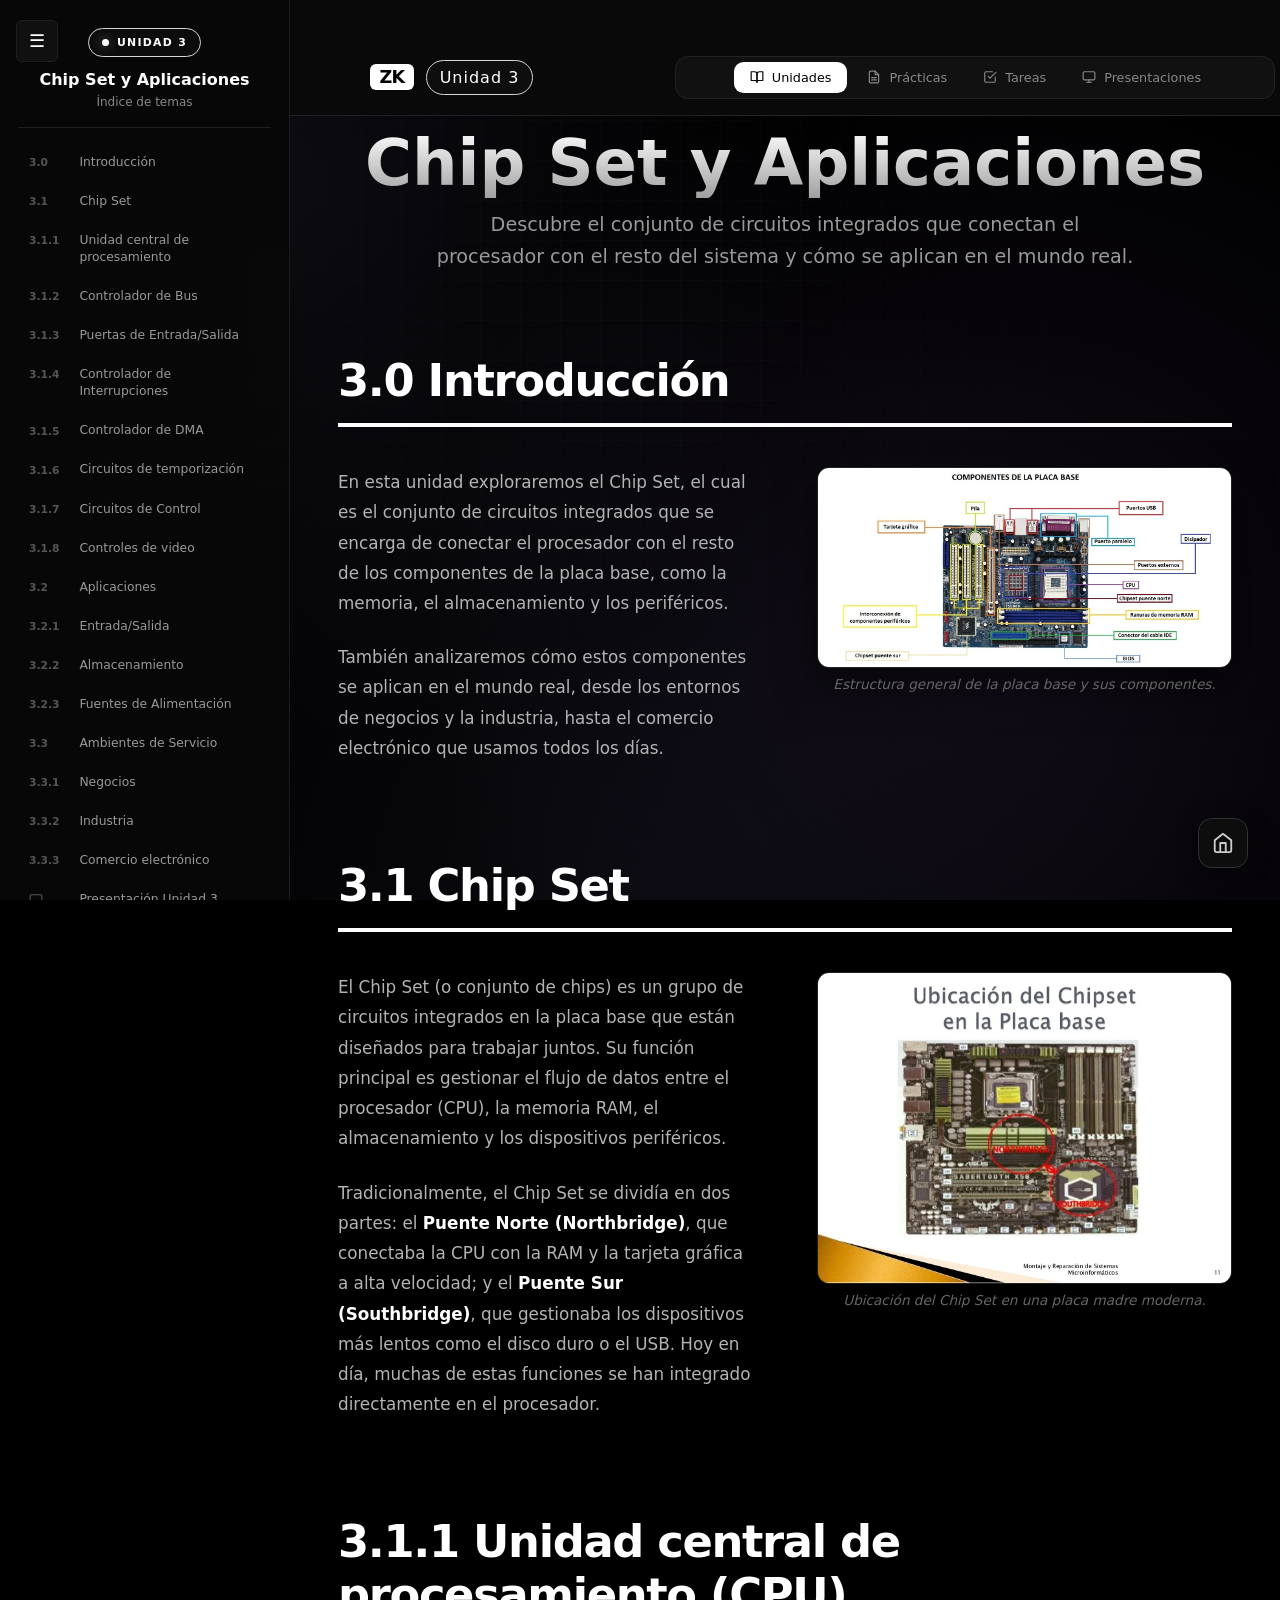
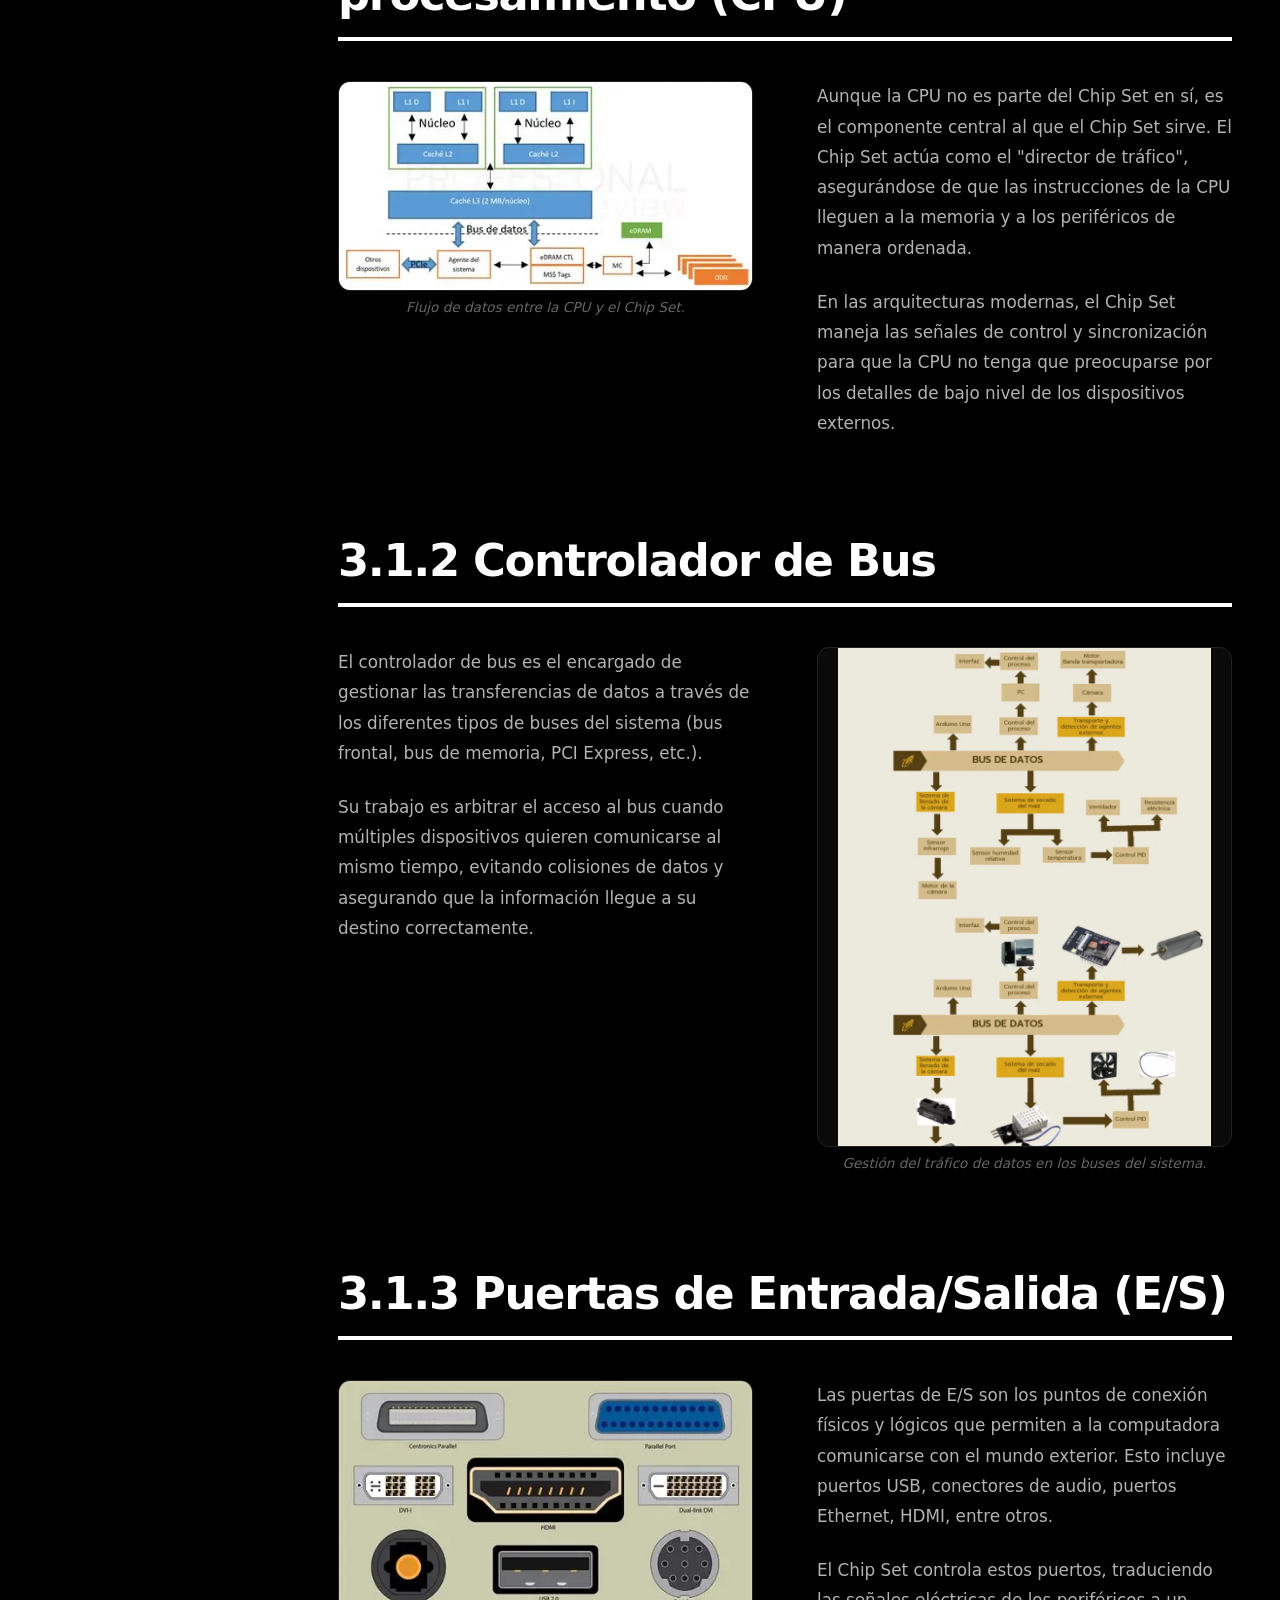
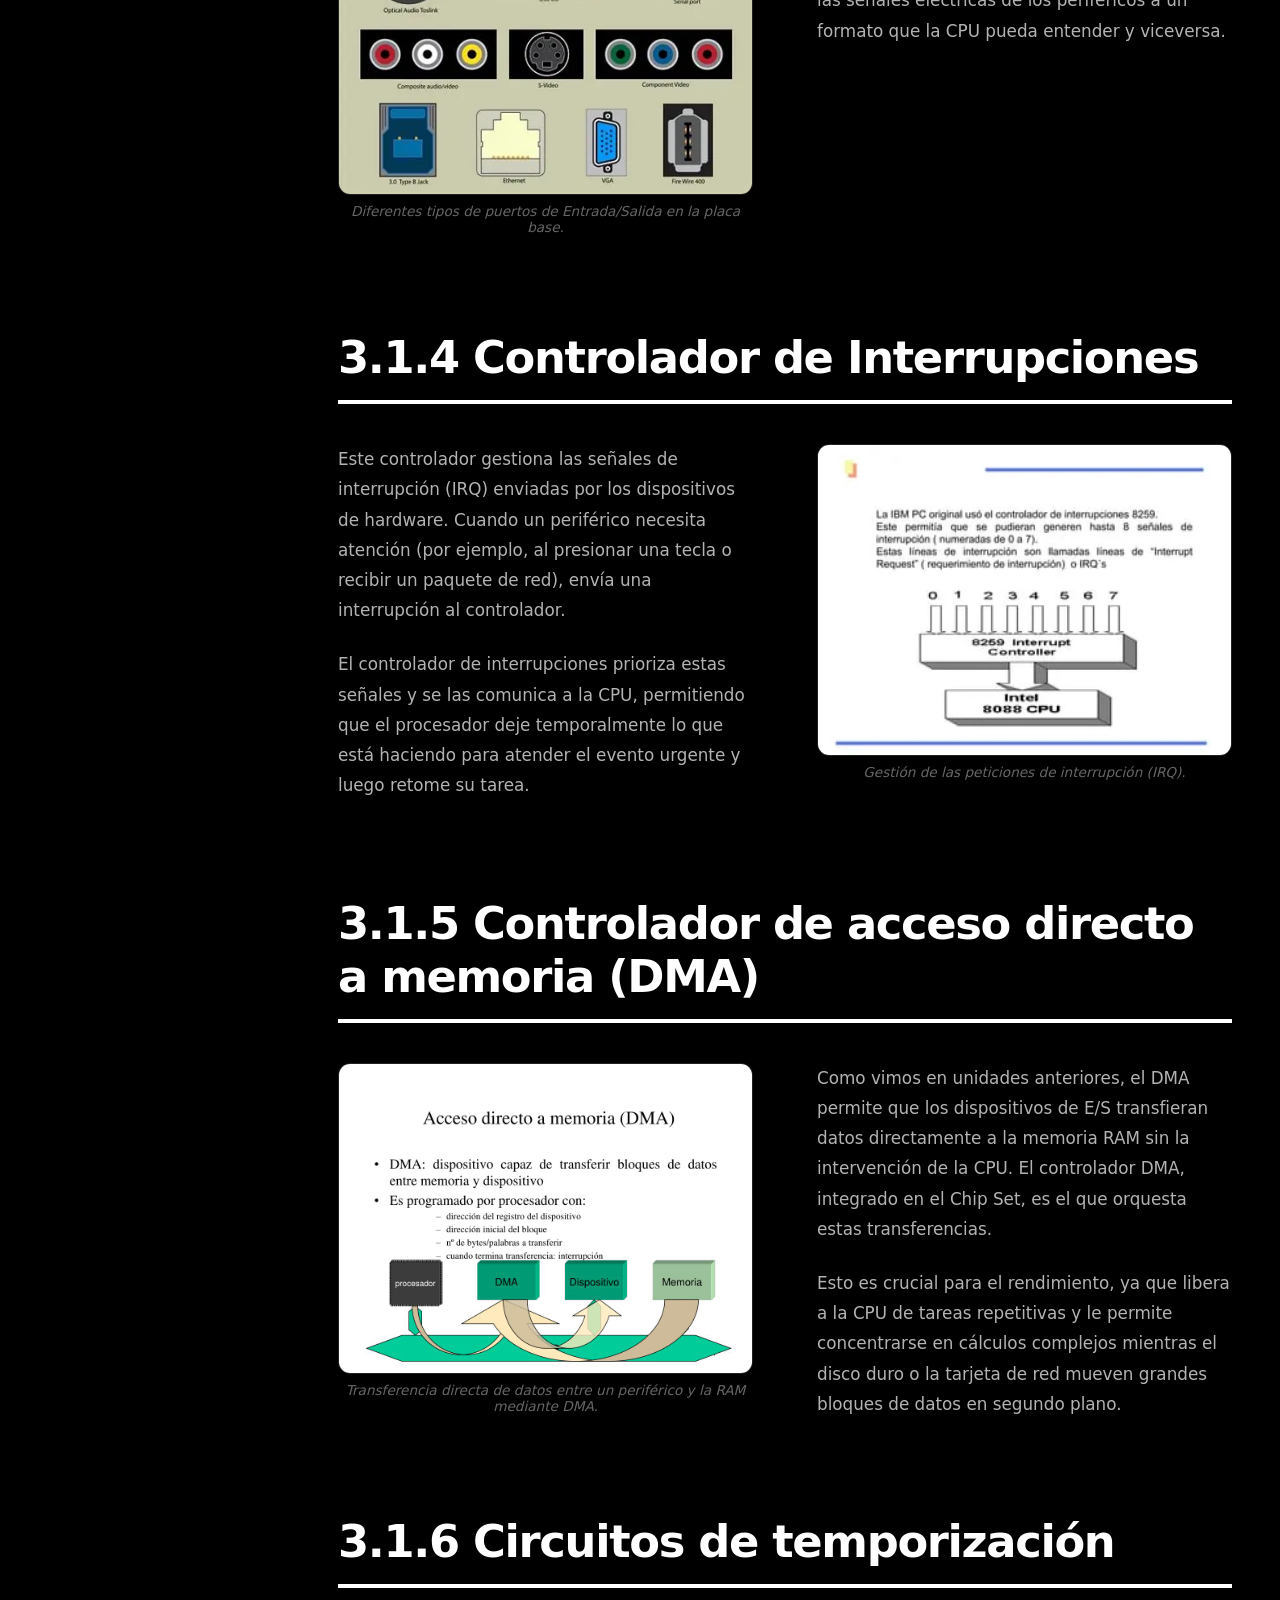
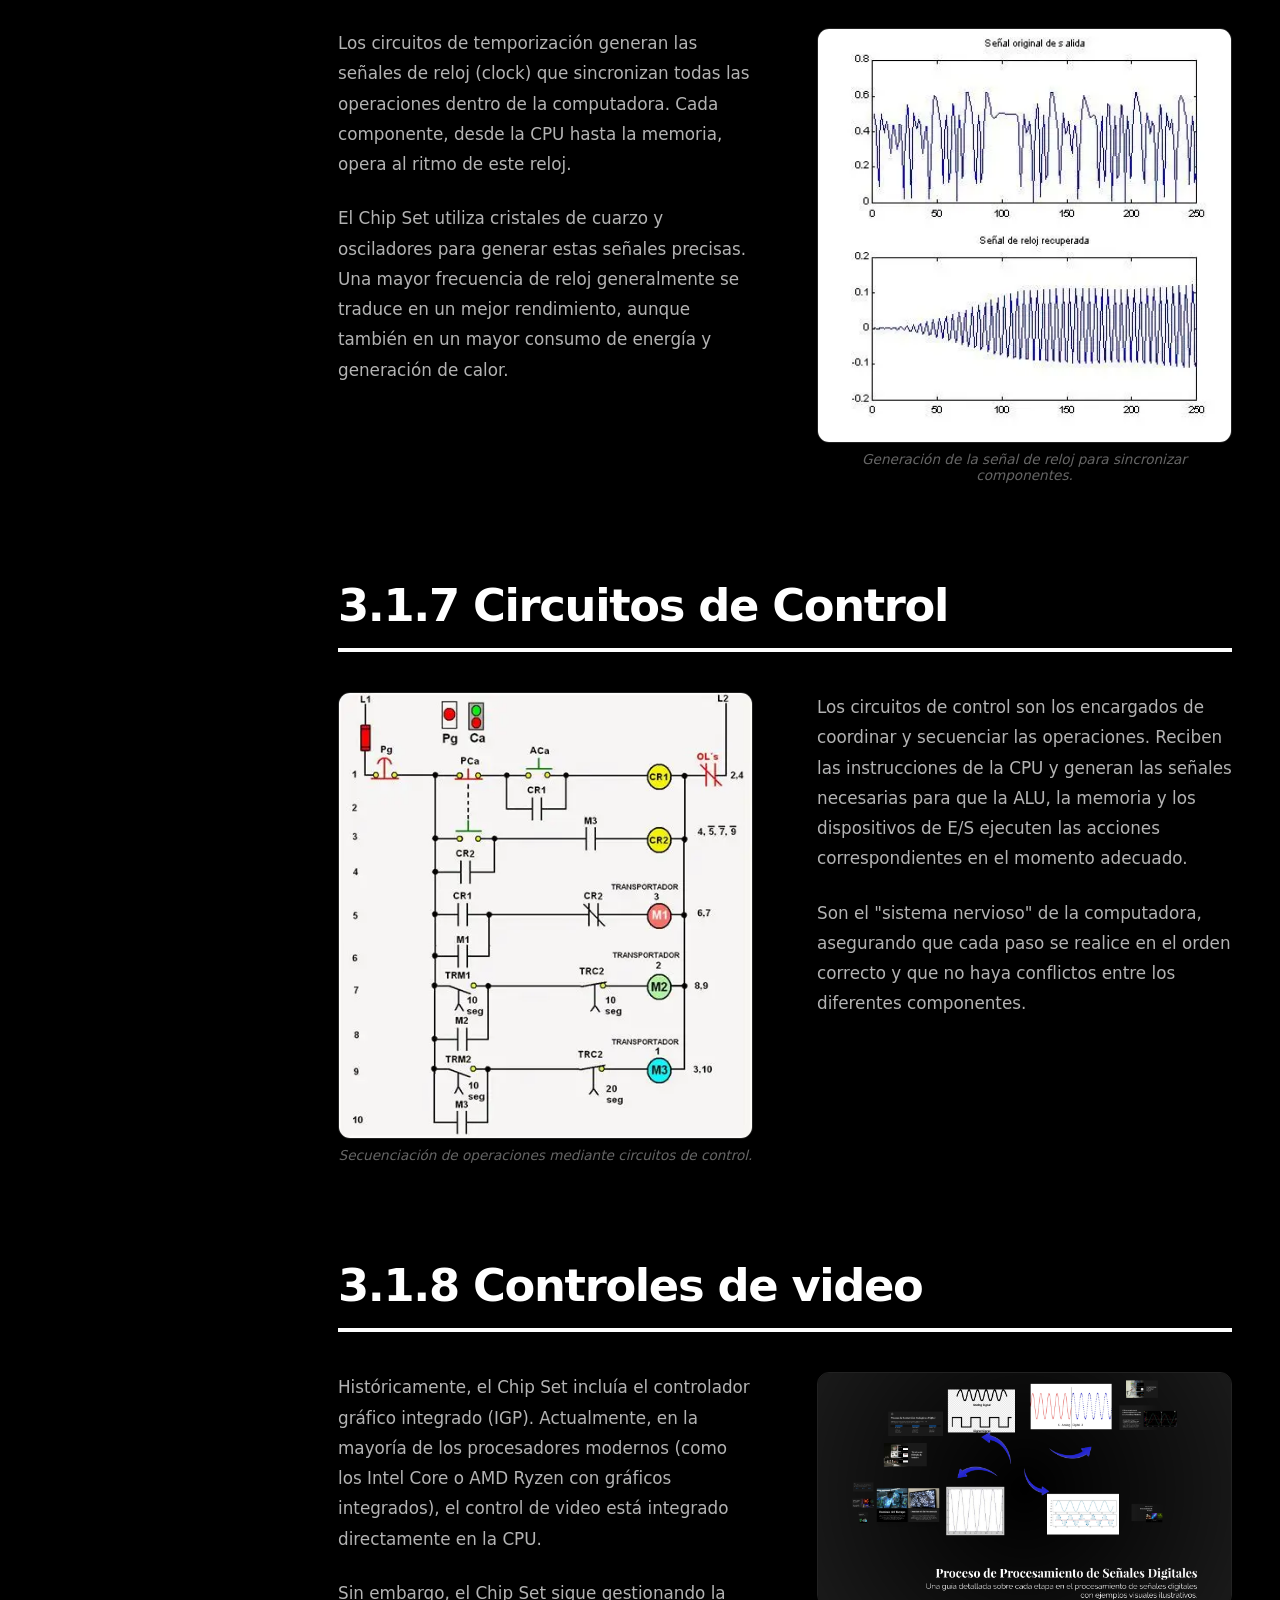
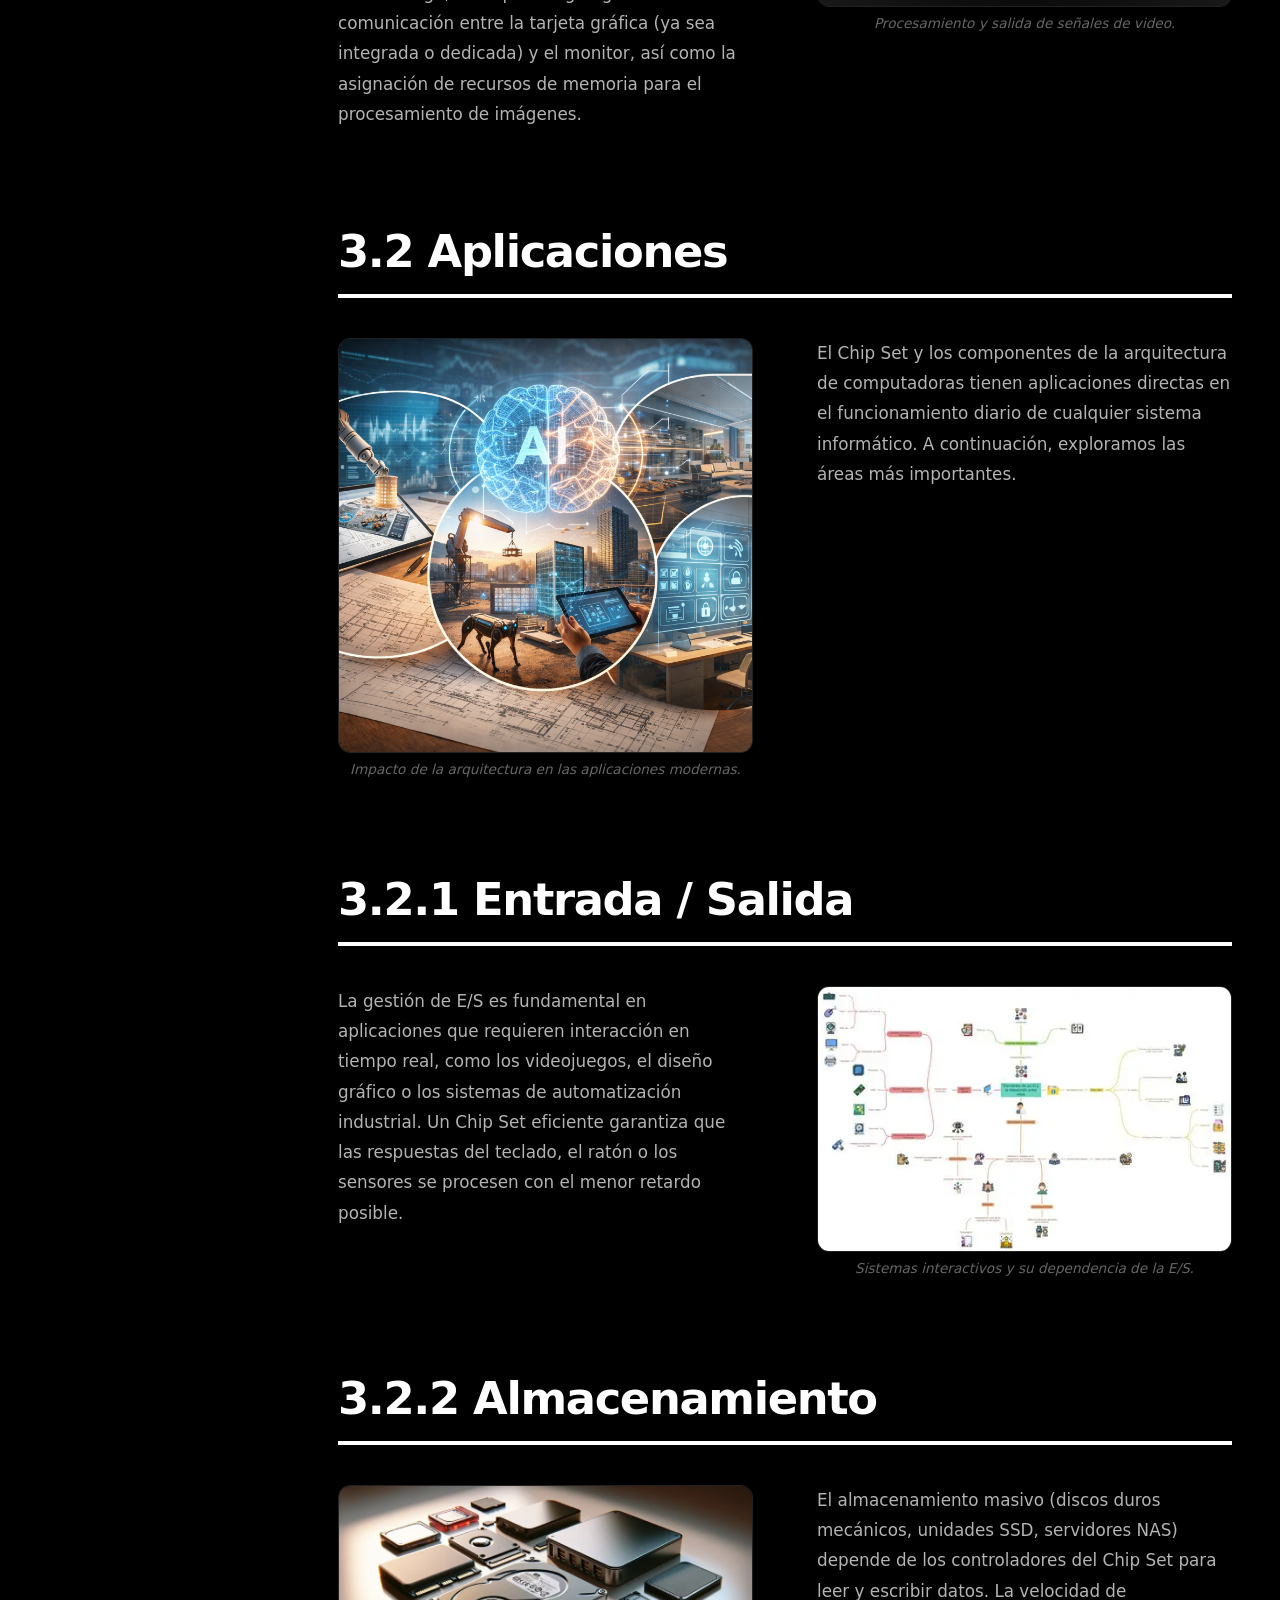
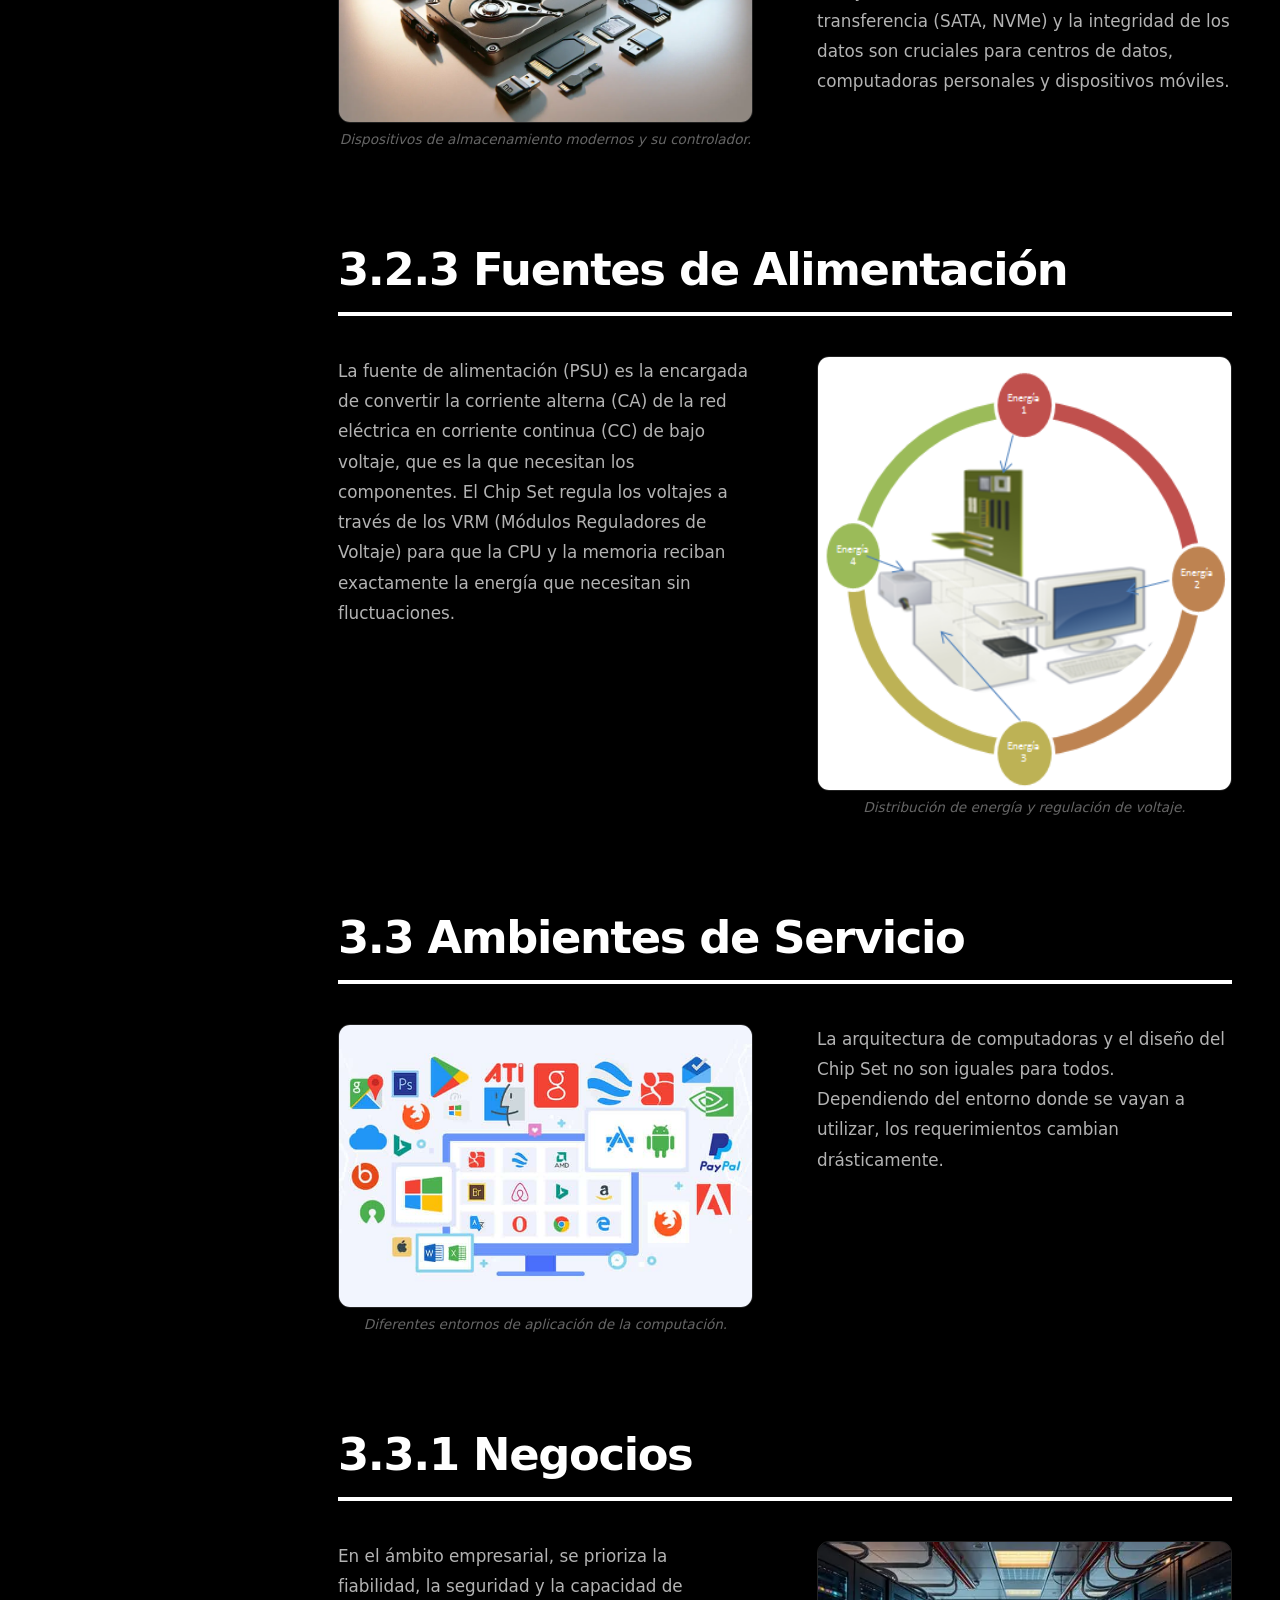
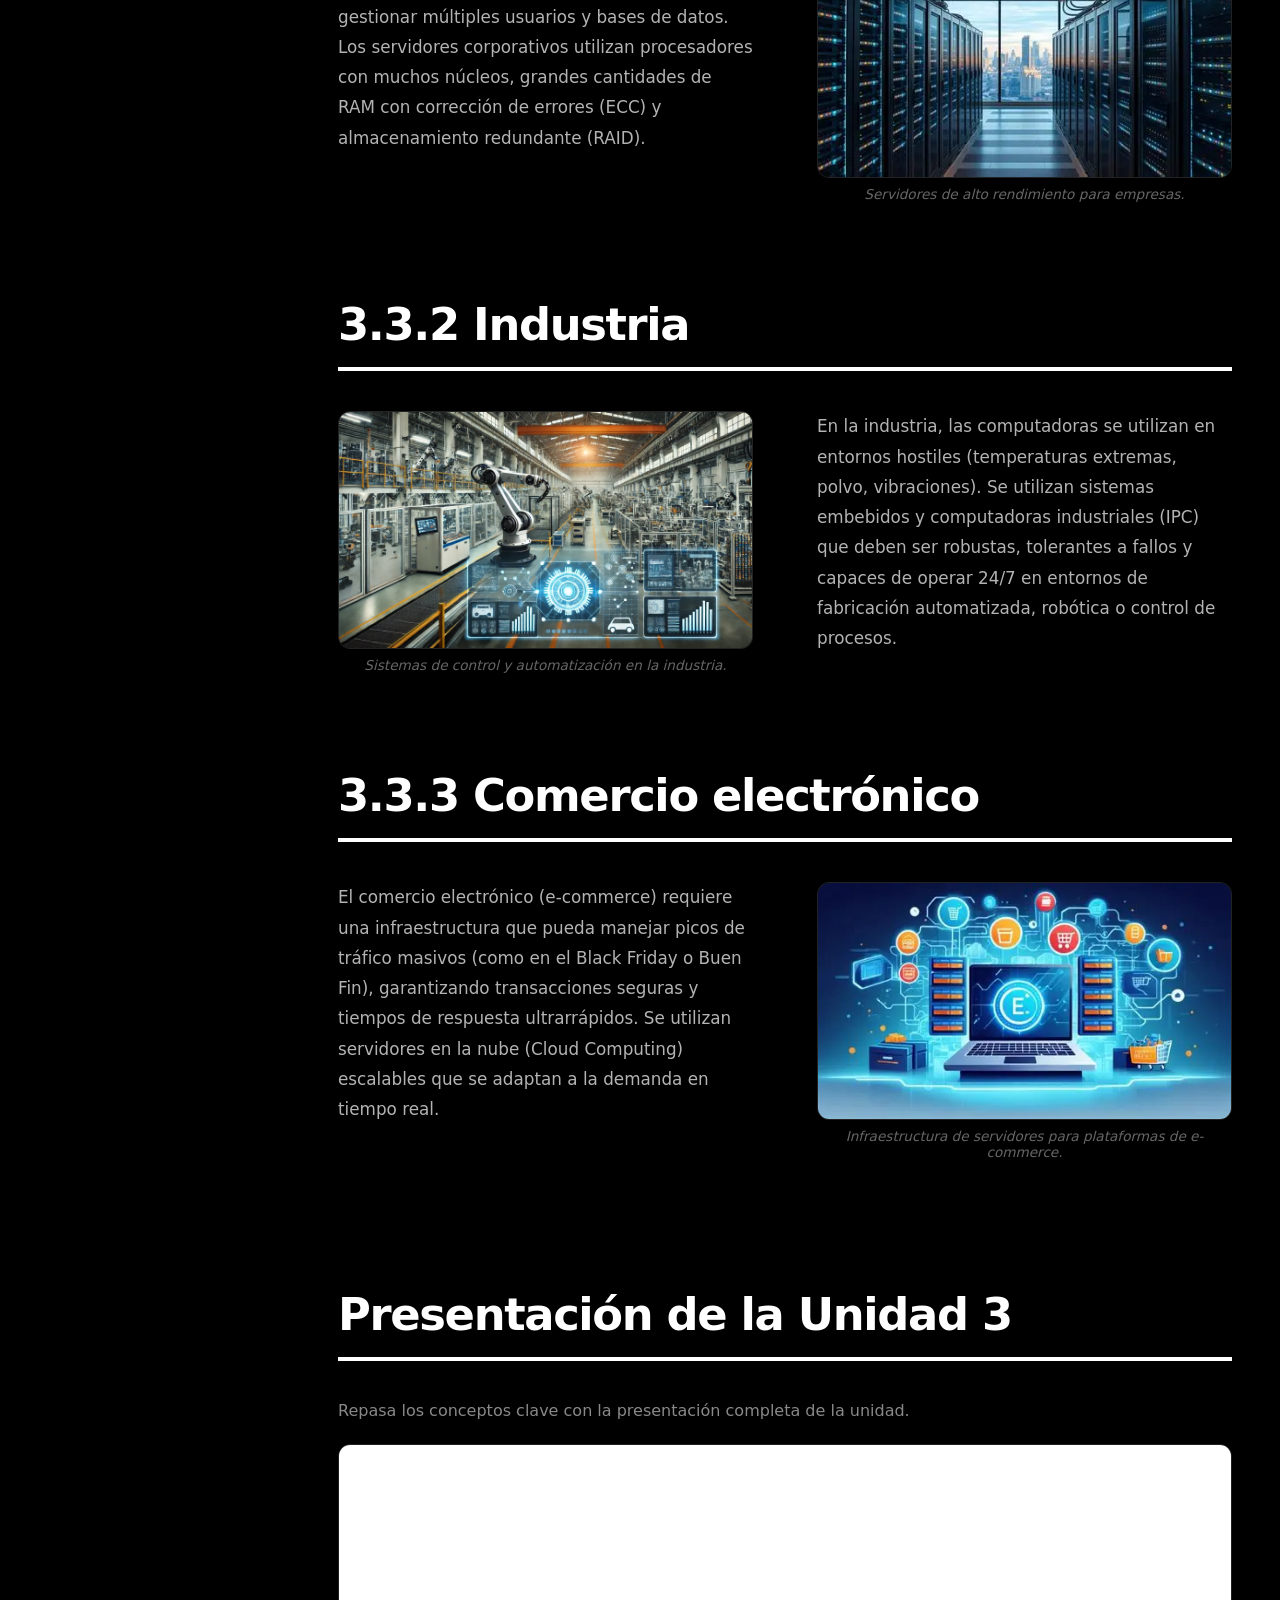
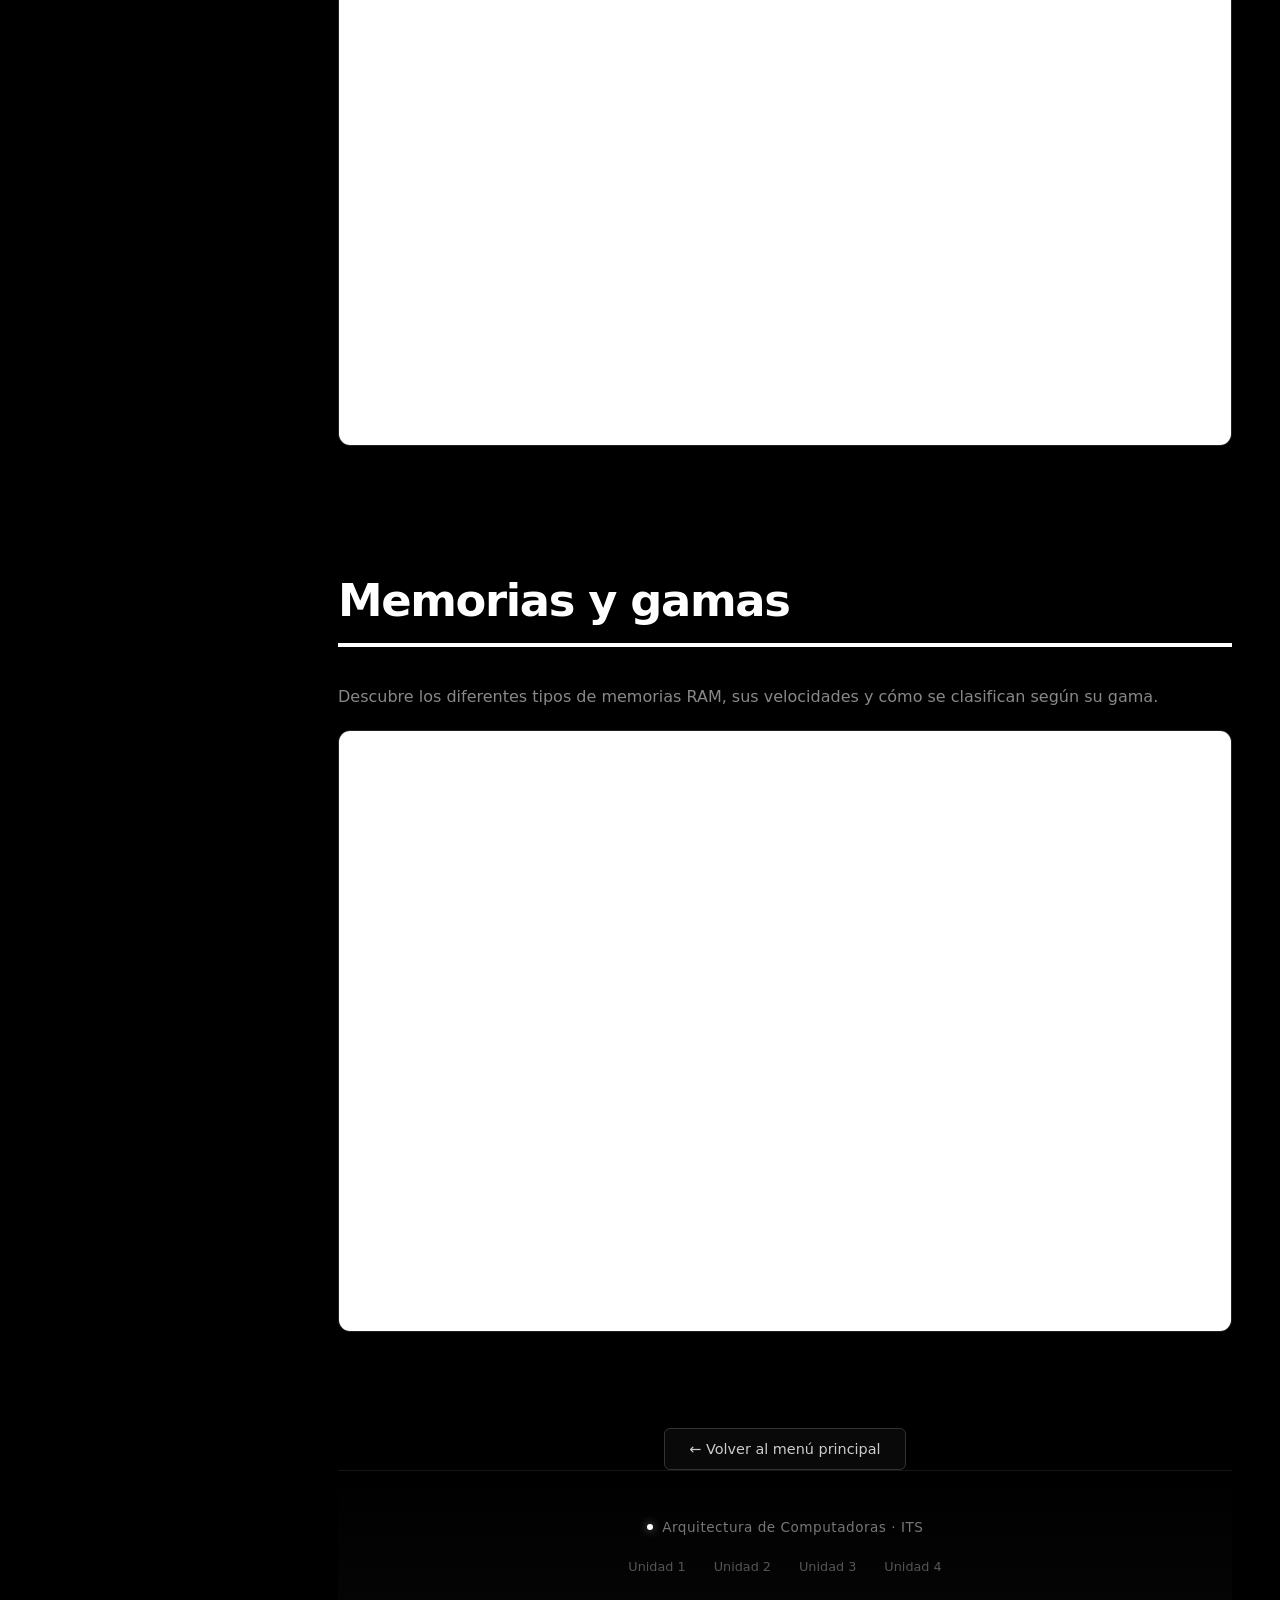
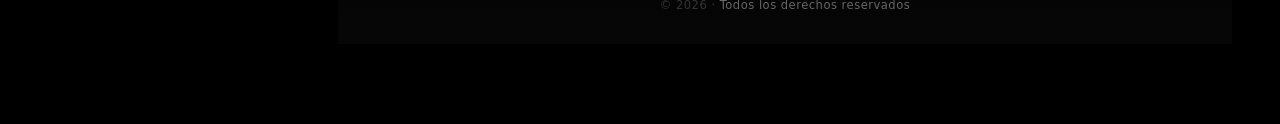
<file: unidad3.html>
<!DOCTYPE html>
<html lang="es">
<head>
  <meta charset="UTF-8">
  <meta name="viewport" content="width=device-width, initial-scale=1.0">
  <title>Unidad 3 · Arquitectura de Computadoras</title>
  <link rel="icon" type="image/png" href="favicon-96x96.png" sizes="96x96">
  <link rel="icon" type="image/svg+xml" href="favicon.svg">
  <link rel="shortcut icon" href="favicon.ico">
  <link rel="apple-touch-icon" sizes="180x180" href="apple-touch-icon.png">
  <meta name="apple-mobile-web-app-title" content="Arquitectura">
  <link rel="manifest" href="site.webmanifest">
  <link rel="stylesheet" href="unidades.css?v=unidad3-editorial">
</head>
<body class="unidad1-page">

  <button class="sidebar-toggle" id="sidebarToggle" aria-label="Abrir menú lateral">☰</button>
  <div class="sidebar-overlay" id="sidebarOverlay"></div>

  <!-- SIDEBAR -->
  <aside class="sidebar" id="sidebar">
    <div class="sidebar-header">
      <span class="badge">Unidad 3</span>
      <h2>Chip Set y Aplicaciones</h2>
      <p>Índice de temas</p>
    </div>
    
    <nav class="sidebar-nav">
      <a href="#tema-3-0"><span class="num">3.0</span> Introducción</a>
      <a href="#tema-3-1"><span class="num">3.1</span> Chip Set</a>
      <a href="#tema-3-1-1"><span class="num">3.1.1</span> Unidad central de procesamiento</a>
      <a href="#tema-3-1-2"><span class="num">3.1.2</span> Controlador de Bus</a>
      <a href="#tema-3-1-3"><span class="num">3.1.3</span> Puertas de Entrada/Salida</a>
      <a href="#tema-3-1-4"><span class="num">3.1.4</span> Controlador de Interrupciones</a>
      <a href="#tema-3-1-5"><span class="num">3.1.5</span> Controlador de DMA</a>
      <a href="#tema-3-1-6"><span class="num">3.1.6</span> Circuitos de temporización</a>
      <a href="#tema-3-1-7"><span class="num">3.1.7</span> Circuitos de Control</a>
      <a href="#tema-3-1-8"><span class="num">3.1.8</span> Controles de video</a>
      <a href="#tema-3-2"><span class="num">3.2</span> Aplicaciones</a>
      <a href="#tema-3-2-1"><span class="num">3.2.1</span> Entrada/Salida</a>
      <a href="#tema-3-2-2"><span class="num">3.2.2</span> Almacenamiento</a>
      <a href="#tema-3-2-3"><span class="num">3.2.3</span> Fuentes de Alimentación</a>
      <a href="#tema-3-3"><span class="num">3.3</span> Ambientes de Servicio</a>
      <a href="#tema-3-3-1"><span class="num">3.3.1</span> Negocios</a>
      <a href="#tema-3-3-2"><span class="num">3.3.2</span> Industria</a>
      <a href="#tema-3-3-3"><span class="num">3.3.3</span> Comercio electrónico</a>
      
      <a href="#presentacion-unidad3">
        <span class="num">
          <svg xmlns="http://www.w3.org/2000/svg" width="14" height="14" viewBox="0 0 24 24" fill="none" stroke="currentColor" stroke-width="2" stroke-linecap="round" stroke-linejoin="round" style="vertical-align: middle;">
            <rect x="2" y="3" width="20" height="14" rx="2" ry="2"></rect>
            <line x1="8" y1="21" x2="16" y2="21"></line>
            <line x1="12" y1="17" x2="12" y2="21"></line>
          </svg>
        </span> Presentación Unidad 3
      </a>
      <a href="#presentacion-memorias">
        <span class="num">
          <svg xmlns="http://www.w3.org/2000/svg" width="14" height="14" viewBox="0 0 24 24" fill="none" stroke="currentColor" stroke-width="2" stroke-linecap="round" stroke-linejoin="round" style="vertical-align: middle;">
            <rect x="2" y="3" width="20" height="14" rx="2" ry="2"></rect>
            <line x1="8" y1="21" x2="16" y2="21"></line>
            <line x1="12" y1="17" x2="12" y2="21"></line>
          </svg>
        </span> Presentación Memorias y Gamas
      </a>
    </nav>
    
    <div class="sidebar-footer">
      <a href="unidad2.html" class="btn-header">← Unidad 2</a>
      <a href="unidad4.html" class="btn-header primary">Unidad 4 →</a>
    </div>
  </aside>

  <!-- CONTENIDO -->
  <div class="app">

    <!-- HEADER -->
    <header class="app-header">
      <a href="index.html" class="header-brand">
        <span class="brand-logo">ZK</span>
        <span class="badge">Unidad 3</span>
      </a>

      <div class="header-tabs">
        <a href="index.html#unidades" class="header-tab active">
          <svg xmlns="http://www.w3.org/2000/svg" viewBox="0 0 24 24" fill="none" stroke="currentColor" stroke-width="2" stroke-linecap="round" stroke-linejoin="round"><path d="M2 3h6a4 4 0 0 1 4 4v14a3 3 0 0 0-3-3H2z"/><path d="M22 3h-6a4 4 0 0 0-4 4v14a3 3 0 0 1 3-3h7z"/></svg>
          <span>Unidades</span>
        </a>
        <a href="index.html#practicas" class="header-tab">
          <svg xmlns="http://www.w3.org/2000/svg" viewBox="0 0 24 24" fill="none" stroke="currentColor" stroke-width="2" stroke-linecap="round" stroke-linejoin="round"><path d="M14 2H6a2 2 0 0 0-2 2v16a2 2 0 0 0 2 2h12a2 2 0 0 0 2-2V8z"/><polyline points="14 2 14 8 20 8"/><line x1="16" y1="13" x2="8" y2="13"/><line x1="16" y1="17" x2="8" y2="17"/></svg>
          <span>Prácticas</span>
        </a>
        <a href="index.html#tareas" class="header-tab">
          <svg xmlns="http://www.w3.org/2000/svg" viewBox="0 0 24 24" fill="none" stroke="currentColor" stroke-width="2" stroke-linecap="round" stroke-linejoin="round"><path d="M9 11l3 3L22 4"/><path d="M21 12v7a2 2 0 0 1-2 2H5a2 2 0 0 1-2-2V5a2 2 0 0 1 2-2h11"/></svg>
          <span>Tareas</span>
        </a>
        <a href="index.html#presentaciones" class="header-tab">
          <svg xmlns="http://www.w3.org/2000/svg" viewBox="0 0 24 24" fill="none" stroke="currentColor" stroke-width="2" stroke-linecap="round" stroke-linejoin="round"><rect x="2" y="3" width="20" height="14" rx="2" ry="2"/><line x1="8" y1="21" x2="16" y2="21"/><line x1="12" y1="17" x2="12" y2="21"/></svg>
          <span>Presentaciones</span>
        </a>
      </div>

      <div class="header-actions">
        <a href="unidad4.html" class="btn-header primary">Siguiente →</a>
      </div>
    </header>

    <main class="main-content">
      
      <header class="unit-hero">
        <h1>Chip Set y Aplicaciones</h1>
        <p>Descubre el conjunto de circuitos integrados que conectan el procesador con el resto del sistema y cómo se aplican en el mundo real.</p>
      </header>
            <!-- ========== TEMA 3.0 (INTRODUCCIÓN) ========== -->
      <article id="tema-3-0" class="tema">
        <h2 class="section-title">3.0 Introducción</h2>
        <div class="split-layout">
          <div class="text-content">
            <p>En esta unidad exploraremos el Chip Set, el cual es el conjunto de circuitos integrados que se encarga de conectar el procesador con el resto de los componentes de la placa base, como la memoria, el almacenamiento y los periféricos.</p>
            <p>También analizaremos cómo estos componentes se aplican en el mundo real, desde los entornos de negocios y la industria, hasta el comercio electrónico que usamos todos los días.</p>
          </div>
          <div class="image-content">
            <!-- Si tienes una imagen general de la unidad 3, ponla aquí. Si no, deja esta y cámbiala luego -->
            <img src="imagenes/unidades/unidad3/3_0_01.png" alt="Introducción Chip Set">
            <span class="image-caption">Estructura general de la placa base y sus componentes.</span>
          </div>
        </div>
      </article>
      
      <!-- ========== TEMA 3.1 ========== -->
      <article id="tema-3-1" class="tema">
        <h2 class="section-title">3.1 Chip Set</h2>
        <div class="split-layout">
          <div class="text-content">
            <p>El Chip Set (o conjunto de chips) es un grupo de circuitos integrados en la placa base que están diseñados para trabajar juntos. Su función principal es gestionar el flujo de datos entre el procesador (CPU), la memoria RAM, el almacenamiento y los dispositivos periféricos.</p>
            <p>Tradicionalmente, el Chip Set se dividía en dos partes: el <strong>Puente Norte (Northbridge)</strong>, que conectaba la CPU con la RAM y la tarjeta gráfica a alta velocidad; y el <strong>Puente Sur (Southbridge)</strong>, que gestionaba los dispositivos más lentos como el disco duro o el USB. Hoy en día, muchas de estas funciones se han integrado directamente en el procesador.</p>
          </div>
          <div class="image-content">
            <img src="imagenes/unidades/unidad3/3_1_01.png" alt="Chip Set en la placa base">
            <span class="image-caption">Ubicación del Chip Set en una placa madre moderna.</span>
          </div>
        </div>
      </article>

      <!-- ========== TEMA 3.1.1 ========== -->
      <article id="tema-3-1-1" class="tema">
        <h2 class="section-title">3.1.1 Unidad central de procesamiento (CPU)</h2>
        <div class="split-layout reverse">
          <div class="text-content">
            <p>Aunque la CPU no es parte del Chip Set en sí, es el componente central al que el Chip Set sirve. El Chip Set actúa como el "director de tráfico", asegurándose de que las instrucciones de la CPU lleguen a la memoria y a los periféricos de manera ordenada.</p>
            <p>En las arquitecturas modernas, el Chip Set maneja las señales de control y sincronización para que la CPU no tenga que preocuparse por los detalles de bajo nivel de los dispositivos externos.</p>
          </div>
          <div class="image-content">
            <img src="imagenes/unidades/unidad3/3_1_1_01.png" alt="Comunicación CPU y Chip Set">
            <span class="image-caption">Flujo de datos entre la CPU y el Chip Set.</span>
          </div>
        </div>
      </article>

      <!-- ========== TEMA 3.1.2 ========== -->
      <article id="tema-3-1-2" class="tema">
        <h2 class="section-title">3.1.2 Controlador de Bus</h2>
        <div class="split-layout">
          <div class="text-content">
            <p>El controlador de bus es el encargado de gestionar las transferencias de datos a través de los diferentes tipos de buses del sistema (bus frontal, bus de memoria, PCI Express, etc.).</p>
            <p>Su trabajo es arbitrar el acceso al bus cuando múltiples dispositivos quieren comunicarse al mismo tiempo, evitando colisiones de datos y asegurando que la información llegue a su destino correctamente.</p>
          </div>
          <div class="image-content">
            <img src="imagenes/unidades/unidad3/3_1_2_01.png" alt="Controlador de Bus">
            <span class="image-caption">Gestión del tráfico de datos en los buses del sistema.</span>
          </div>
        </div>
      </article>

      <!-- ========== TEMA 3.1.3 ========== -->
      <article id="tema-3-1-3" class="tema">
        <h2 class="section-title">3.1.3 Puertas de Entrada/Salida (E/S)</h2>
        <div class="split-layout reverse">
          <div class="text-content">
            <p>Las puertas de E/S son los puntos de conexión físicos y lógicos que permiten a la computadora comunicarse con el mundo exterior. Esto incluye puertos USB, conectores de audio, puertos Ethernet, HDMI, entre otros.</p>
            <p>El Chip Set controla estos puertos, traduciendo las señales eléctricas de los periféricos a un formato que la CPU pueda entender y viceversa.</p>
          </div>
          <div class="image-content">
            <img src="imagenes/unidades/unidad3/3_1_3_01.png" alt="Puertas de entrada y salida">
            <span class="image-caption">Diferentes tipos de puertos de Entrada/Salida en la placa base.</span>
          </div>
        </div>
      </article>

      <!-- ========== TEMA 3.1.4 ========== -->
      <article id="tema-3-1-4" class="tema">
        <h2 class="section-title">3.1.4 Controlador de Interrupciones</h2>
        <div class="split-layout">
          <div class="text-content">
            <p>Este controlador gestiona las señales de interrupción (IRQ) enviadas por los dispositivos de hardware. Cuando un periférico necesita atención (por ejemplo, al presionar una tecla o recibir un paquete de red), envía una interrupción al controlador.</p>
            <p>El controlador de interrupciones prioriza estas señales y se las comunica a la CPU, permitiendo que el procesador deje temporalmente lo que está haciendo para atender el evento urgente y luego retome su tarea.</p>
          </div>
          <div class="image-content">
            <img src="imagenes/unidades/unidad3/3_1_4_01.png" alt="Controlador de interrupciones">
            <span class="image-caption">Gestión de las peticiones de interrupción (IRQ).</span>
          </div>
        </div>
      </article>

      <!-- ========== TEMA 3.1.5 ========== -->
      <article id="tema-3-1-5" class="tema">
        <h2 class="section-title">3.1.5 Controlador de acceso directo a memoria (DMA)</h2>
        <div class="split-layout reverse">
          <div class="text-content">
            <p>Como vimos en unidades anteriores, el DMA permite que los dispositivos de E/S transfieran datos directamente a la memoria RAM sin la intervención de la CPU. El controlador DMA, integrado en el Chip Set, es el que orquesta estas transferencias.</p>
            <p>Esto es crucial para el rendimiento, ya que libera a la CPU de tareas repetitivas y le permite concentrarse en cálculos complejos mientras el disco duro o la tarjeta de red mueven grandes bloques de datos en segundo plano.</p>
          </div>
          <div class="image-content">
            <img src="imagenes/unidades/unidad3/3_1_5_01.png" alt="Controlador DMA">
            <span class="image-caption">Transferencia directa de datos entre un periférico y la RAM mediante DMA.</span>
          </div>
        </div>
      </article>

      <!-- ========== TEMA 3.1.6 ========== -->
      <article id="tema-3-1-6" class="tema">
        <h2 class="section-title">3.1.6 Circuitos de temporización</h2>
        <div class="split-layout">
          <div class="text-content">
            <p>Los circuitos de temporización generan las señales de reloj (clock) que sincronizan todas las operaciones dentro de la computadora. Cada componente, desde la CPU hasta la memoria, opera al ritmo de este reloj.</p>
            <p>El Chip Set utiliza cristales de cuarzo y osciladores para generar estas señales precisas. Una mayor frecuencia de reloj generalmente se traduce en un mejor rendimiento, aunque también en un mayor consumo de energía y generación de calor.</p>
          </div>
          <div class="image-content">
            <img src="imagenes/unidades/unidad3/3_1_6_01.png" alt="Circuitos de temporización">
            <span class="image-caption">Generación de la señal de reloj para sincronizar componentes.</span>
          </div>
        </div>
      </article>

      <!-- ========== TEMA 3.1.7 ========== -->
      <article id="tema-3-1-7" class="tema">
        <h2 class="section-title">3.1.7 Circuitos de Control</h2>
        <div class="split-layout reverse">
          <div class="text-content">
            <p>Los circuitos de control son los encargados de coordinar y secuenciar las operaciones. Reciben las instrucciones de la CPU y generan las señales necesarias para que la ALU, la memoria y los dispositivos de E/S ejecuten las acciones correspondientes en el momento adecuado.</p>
            <p>Son el "sistema nervioso" de la computadora, asegurando que cada paso se realice en el orden correcto y que no haya conflictos entre los diferentes componentes.</p>
          </div>
          <div class="image-content">
            <img src="imagenes/unidades/unidad3/3_1_7_01.png" alt="Circuitos de control">
            <span class="image-caption">Secuenciación de operaciones mediante circuitos de control.</span>
          </div>
        </div>
      </article>

      <!-- ========== TEMA 3.1.8 ========== -->
      <article id="tema-3-1-8" class="tema">
        <h2 class="section-title">3.1.8 Controles de video</h2>
        <div class="split-layout">
          <div class="text-content">
            <p>Históricamente, el Chip Set incluía el controlador gráfico integrado (IGP). Actualmente, en la mayoría de los procesadores modernos (como los Intel Core o AMD Ryzen con gráficos integrados), el control de video está integrado directamente en la CPU.</p>
            <p>Sin embargo, el Chip Set sigue gestionando la comunicación entre la tarjeta gráfica (ya sea integrada o dedicada) y el monitor, así como la asignación de recursos de memoria para el procesamiento de imágenes.</p>
          </div>
          <div class="image-content">
            <img src="imagenes/unidades/unidad3/3_1_8_01.png" alt="Controles de video">
            <span class="image-caption">Procesamiento y salida de señales de video.</span>
          </div>
        </div>
      </article>

      <!-- ========== TEMA 3.2 ========== -->
      <article id="tema-3-2" class="tema">
        <h2 class="section-title">3.2 Aplicaciones</h2>
        <div class="split-layout reverse">
          <div class="text-content">
            <p>El Chip Set y los componentes de la arquitectura de computadoras tienen aplicaciones directas en el funcionamiento diario de cualquier sistema informático. A continuación, exploramos las áreas más importantes.</p>
          </div>
          <div class="image-content">
            <img src="imagenes/unidades/unidad3/3_2_01.png" alt="Aplicaciones de la arquitectura">
            <span class="image-caption">Impacto de la arquitectura en las aplicaciones modernas.</span>
          </div>
        </div>
      </article>

      <!-- ========== TEMA 3.2.1 ========== -->
      <article id="tema-3-2-1" class="tema">
        <h2 class="section-title">3.2.1 Entrada / Salida</h2>
        <div class="split-layout">
          <div class="text-content">
            <p>La gestión de E/S es fundamental en aplicaciones que requieren interacción en tiempo real, como los videojuegos, el diseño gráfico o los sistemas de automatización industrial. Un Chip Set eficiente garantiza que las respuestas del teclado, el ratón o los sensores se procesen con el menor retardo posible.</p>
          </div>
          <div class="image-content">
            <img src="imagenes/unidades/unidad3/3_2_1_01.png" alt="Aplicaciones de Entrada y Salida">
            <span class="image-caption">Sistemas interactivos y su dependencia de la E/S.</span>
          </div>
        </div>
      </article>

      <!-- ========== TEMA 3.2.2 ========== -->
      <article id="tema-3-2-2" class="tema">
        <h2 class="section-title">3.2.2 Almacenamiento</h2>
        <div class="split-layout reverse">
          <div class="text-content">
            <p>El almacenamiento masivo (discos duros mecánicos, unidades SSD, servidores NAS) depende de los controladores del Chip Set para leer y escribir datos. La velocidad de transferencia (SATA, NVMe) y la integridad de los datos son cruciales para centros de datos, computadoras personales y dispositivos móviles.</p>
          </div>
          <div class="image-content">
            <img src="imagenes/unidades/unidad3/3_2_2_01.png" alt="Aplicaciones de Almacenamiento">
            <span class="image-caption">Dispositivos de almacenamiento modernos y su controlador.</span>
          </div>
        </div>
      </article>

      <!-- ========== TEMA 3.2.3 ========== -->
      <article id="tema-3-2-3" class="tema">
        <h2 class="section-title">3.2.3 Fuentes de Alimentación</h2>
        <div class="split-layout">
          <div class="text-content">
            <p>La fuente de alimentación (PSU) es la encargada de convertir la corriente alterna (CA) de la red eléctrica en corriente continua (CC) de bajo voltaje, que es la que necesitan los componentes. El Chip Set regula los voltajes a través de los VRM (Módulos Reguladores de Voltaje) para que la CPU y la memoria reciban exactamente la energía que necesitan sin fluctuaciones.</p>
          </div>
          <div class="image-content">
            <img src="imagenes/unidades/unidad3/3_2_3_01.png" alt="Fuentes de Alimentación">
            <span class="image-caption">Distribución de energía y regulación de voltaje.</span>
          </div>
        </div>
      </article>

      <!-- ========== TEMA 3.3 ========== -->
      <article id="tema-3-3" class="tema">
        <h2 class="section-title">3.3 Ambientes de Servicio</h2>
        <div class="split-layout reverse">
          <div class="text-content">
            <p>La arquitectura de computadoras y el diseño del Chip Set no son iguales para todos. Dependiendo del entorno donde se vayan a utilizar, los requerimientos cambian drásticamente.</p>
          </div>
          <div class="image-content">
            <img src="imagenes/unidades/unidad3/3_3_01.png" alt="Ambientes de servicio">
            <span class="image-caption">Diferentes entornos de aplicación de la computación.</span>
          </div>
        </div>
      </article>

      <!-- ========== TEMA 3.3.1 ========== -->
      <article id="tema-3-3-1" class="tema">
        <h2 class="section-title">3.3.1 Negocios</h2>
        <div class="split-layout">
          <div class="text-content">
            <p>En el ámbito empresarial, se prioriza la fiabilidad, la seguridad y la capacidad de gestionar múltiples usuarios y bases de datos. Los servidores corporativos utilizan procesadores con muchos núcleos, grandes cantidades de RAM con corrección de errores (ECC) y almacenamiento redundante (RAID).</p>
          </div>
          <div class="image-content">
            <img src="imagenes/unidades/unidad3/3_3_1_01.png" alt="Computación para Negocios">
            <span class="image-caption">Servidores de alto rendimiento para empresas.</span>
          </div>
        </div>
      </article>

      <!-- ========== TEMA 3.3.2 ========== -->
      <article id="tema-3-3-2" class="tema">
        <h2 class="section-title">3.3.2 Industria</h2>
        <div class="split-layout reverse">
          <div class="text-content">
            <p>En la industria, las computadoras se utilizan en entornos hostiles (temperaturas extremas, polvo, vibraciones). Se utilizan sistemas embebidos y computadoras industriales (IPC) que deben ser robustas, tolerantes a fallos y capaces de operar 24/7 en entornos de fabricación automatizada, robótica o control de procesos.</p>
          </div>
          <div class="image-content">
            <img src="imagenes/unidades/unidad3/3_3_2_01.png" alt="Computación Industrial">
            <span class="image-caption">Sistemas de control y automatización en la industria.</span>
          </div>
        </div>
      </article>

      <!-- ========== TEMA 3.3.3 ========== -->
      <article id="tema-3-3-3" class="tema">
        <h2 class="section-title">3.3.3 Comercio electrónico</h2>
        <div class="split-layout">
          <div class="text-content">
            <p>El comercio electrónico (e-commerce) requiere una infraestructura que pueda manejar picos de tráfico masivos (como en el Black Friday o Buen Fin), garantizando transacciones seguras y tiempos de respuesta ultrarrápidos. Se utilizan servidores en la nube (Cloud Computing) escalables que se adaptan a la demanda en tiempo real.</p>
          </div>
          <div class="image-content">
            <img src="imagenes/unidades/unidad3/3_3_3_01.png" alt="Comercio Electrónico">
            <span class="image-caption">Infraestructura de servidores para plataformas de e-commerce.</span>
          </div>
        </div>
      </article>

      <!-- ========== PRESENTACIÓN INTEGRADA ========== -->
      <section id="presentacion-unidad3" class="tema" style="margin-top: 8rem;">
        <h2 class="section-title">Presentación de la Unidad 3</h2>
        <p style="color: #888; margin-bottom: 1.5rem;">Repasa los conceptos clave con la presentación completa de la unidad.</p>
        
        <div class="presentation-wrapper">
          <iframe src="pdfs/presentaciones/unidad3.pdf" frameborder="0" width="100%" height="600" allowfullscreen="true" 
           style="border: none; border-radius: 8px; background: #fff;">
          </iframe>
        </div>
      </section>
       <!-- ========== PRESENTACIÓN MEMORIAS Y GAMAS ========== -->
      <section id="presentacion-memorias" class="tema" style="margin-top: 8rem;">
        <h2 class="section-title">Memorias y gamas</h2>
        <p style="color: #888; margin-bottom: 1.5rem;">Descubre los diferentes tipos de memorias RAM, sus velocidades y cómo se clasifican según su gama.</p>
        
        <div class="presentation-wrapper">
          <!-- OJO: Asegúrate de que el nombre del archivo PDF coincida -->
          <iframe src="pdfs/presentaciones/memorias_gamas.pdf" frameborder="0" width="100%" height="600" allowfullscreen="true" 
           style="border: none; border-radius: 8px; background: #fff;">
          </iframe>
        </div>
      </section>

      <div class="unit-footer">
        <a href="index.html" class="back-link">← Volver al menú principal</a>
      </div>
      
      <!-- PIE DE PÁGINA -->
      <footer class="site-footer">
        <div class="footer-inner">
          <div class="footer-brand">
            <span class="dot"></span>
            <span>Arquitectura de Computadoras · ITS</span>
          </div>
          <div class="footer-links">
            <a href="unidad1.html">Unidad 1</a>
            <a href="unidad2.html">Unidad 2</a>
            <a href="unidad3.html">Unidad 3</a>
            <a href="unidad4.html">Unidad 4</a>
          </div>
          <div class="footer-copy">
            © 2026 · <span>Todos los derechos reservados</span>
          </div>
        </div>
      </footer>
  </div>

  <!-- Botón flotante para volver al menú -->
  <a href="index.html" class="floating-home-btn" aria-label="Volver al menú principal">
    <svg xmlns="http://www.w3.org/2000/svg" viewBox="0 0 24 24" fill="none" stroke="currentColor" stroke-width="2" stroke-linecap="round" stroke-linejoin="round">
      <path d="M3 9l9-7 9 7v11a2 2 0 0 1-2 2H5a2 2 0 0 1-2-2z"/>
      <polyline points="9 22 9 12 15 12 15 22"/>
    </svg>
  </a>

  <script src="script.js"></script>
</body>
</html>
</file>
<file: styles.css>
/* ===== RESET ===== */
* { margin: 0; padding: 0; box-sizing: border-box; }

html { scroll-behavior: smooth; scroll-padding-top: 2rem; }
html, body { min-height: 100%; }

body {
  background-color: #000;
  font-family: system-ui, -apple-system, 'Segoe UI', Roboto, 'Helvetica Neue', sans-serif;
  min-height: 100vh;
  color: #fff;
  position: relative;
  overflow-x: hidden;
  display: flex;
  flex-direction: column;
}

body::before {
  content: "";
  position: fixed; inset: 0; z-index: -2;
  background:
    radial-gradient(circle at 20% 20%, rgba(80, 80, 120, 0.15), transparent 45%),
    radial-gradient(circle at 80% 70%, rgba(120, 80, 160, 0.12), transparent 50%),
    radial-gradient(circle at 50% 100%, rgba(40, 40, 60, 0.25), transparent 60%);
  pointer-events: none;
}

body::after {
  content: "";
  position: fixed; inset: 0; z-index: -1;
  background-image:
    linear-gradient(rgba(255, 255, 255, 0.02) 1px, transparent 1px),
    linear-gradient(90deg, rgba(255, 255, 255, 0.02) 1px, transparent 1px);
  background-size: 40px 40px;
  mask-image: radial-gradient(circle at 50% 30%, black, transparent 70%);
  -webkit-mask-image: radial-gradient(circle at 50% 30%, black, transparent 70%);
  pointer-events: none;
}

.app { display: flex; flex-direction: column; min-height: 100vh; width: 100%; }

/* ===== SIDEBAR ===== */
.sidebar {
  position: fixed; top: 0; left: 0;
  width: 280px; height: 100vh;
  background: rgba(8, 8, 8, 0.94);
  backdrop-filter: blur(10px);
  border-right: 1px solid #1a1a1a;
  padding: 1.5rem 1.25rem 1.25rem;
  display: flex; flex-direction: column;
  z-index: 100;
  transform: translateX(-100%);
  transition: transform 0.35s cubic-bezier(0.2, 0.8, 0.2, 1);
  overflow-y: auto;
}

.sidebar.open { transform: translateX(0); }

.sidebar::-webkit-scrollbar { width: 6px; }
.sidebar::-webkit-scrollbar-track { background: transparent; }
.sidebar::-webkit-scrollbar-thumb { background: #222; border-radius: 3px; }
.sidebar::-webkit-scrollbar-thumb:hover { background: #333; }

.sidebar-header {
  text-align: center;
  margin-bottom: 1.5rem;
  padding-bottom: 1.5rem;
  border-bottom: 1px solid #1a1a1a;
}

.sidebar-logo-wrap {
  background: transparent;
  padding: 0;
  border-radius: 0;
  max-width: 150px;
  margin-bottom: 1rem;
  margin-left: auto;
  margin-right: auto;
}

.sidebar-logo {
  width: 100%;
  height: auto;
  display: block;
  filter: drop-shadow(0 4px 12px rgba(0, 0, 0, 0.5));
}

.sidebar-header h2 {
  font-size: 0.9rem;
  font-weight: 700;
  letter-spacing: 0.05em;
  color: #fff;
  line-height: 1.3;
  text-transform: uppercase;
  margin-bottom: 0.4rem;
}

.sidebar-header p {
  font-size: 0.7rem;
  color: #888;
  font-weight: 300;
  letter-spacing: 0.02em;
}

.sidebar-nav { display: flex; flex-direction: column; gap: 0.2rem; flex: 1; }

.sidebar-nav .nav-section {
  margin-top: 1.25rem;
  margin-bottom: 0.5rem;
  font-size: 0.6rem;
  letter-spacing: 2.5px;
  text-transform: uppercase;
  color: #444;
  font-weight: 700;
  padding-left: 0.6rem;
}

.sidebar-nav .nav-section:first-of-type { margin-top: 0.5rem; }

.nav-item {
  display: flex;
  align-items: center;
  gap: 0.75rem;
  padding: 0.65rem 0.75rem;
  border-radius: 0.65rem;
  color: #999;
  text-decoration: none;
  font-size: 0.85rem;
  font-weight: 400;
  transition: all 0.2s ease;
  border: 1px solid transparent;
  position: relative;
}

.nav-item:hover {
  background: rgba(255, 255, 255, 0.04);
  color: #fff;
  border-color: #222;
}

.nav-item.active {
  background: rgba(255, 255, 255, 0.06);
  color: #fff;
  border-color: #2a2a2a;
}

.nav-item.active::before {
  content: "";
  position: absolute;
  left: 0; top: 20%;
  height: 60%; width: 3px;
  background: #fff;
  border-radius: 0 3px 3px 0;
}

.nav-icon {
  display: inline-flex;
  align-items: center;
  justify-content: center;
  width: 18px; height: 18px;
  flex-shrink: 0;
  opacity: 0.7;
  transition: opacity 0.2s;
}

.nav-icon svg { width: 100%; height: 100%; }

.nav-item:hover .nav-icon,
.nav-item.active .nav-icon { opacity: 1; }

.nav-text { flex: 1; }

.sidebar-toggle {
  position: fixed; top: 1rem; left: 1rem;
  z-index: 200;
  display: grid;
  width: 42px; height: 42px;
  place-items: center;
  border-radius: 6px;
  background: #101010;
  border: 1px solid #1e1e1e;
  color: #fff;
  cursor: pointer;
  transition: background 0.2s ease, border-color 0.2s ease;
  font-size: 1.15rem;
}

.sidebar-toggle:hover {
  background: #1a1a1a;
  border-color: #444;
}

.sidebar-overlay {
  position: fixed; inset: 0;
  background: rgba(0, 0, 0, 0.6);
  backdrop-filter: blur(2px);
  z-index: 90;
  opacity: 0;
  pointer-events: none;
  transition: opacity 0.3s ease;
}

.sidebar-overlay.active { opacity: 1; pointer-events: auto; }

.sidebar-footer {
  margin-top: 1.5rem;
  padding-top: 1.25rem;
  border-top: 1px solid #1a1a1a;
}

.sidebar-footer .back-home {
  display: flex;
  align-items: center;
  gap: 0.5rem;
  padding: 0.65rem 0.75rem;
  border-radius: 0.5rem;
  color: #888;
  text-decoration: none;
  font-size: 0.82rem;
  transition: all 0.2s ease;
}

.sidebar-footer .back-home:hover {
  background: rgba(255, 255, 255, 0.04);
  color: #fff;
}

/* ===== GRUPOS DE NAVEGACIÓN (ACORDEÓN) ===== */
.nav-group {
  display: flex;
  flex-direction: column;
  gap: 0.1rem;
}

.nav-item-header {
  display: flex;
  align-items: center;
  gap: 0.75rem;
  padding: 0;
  border: none;
  background: transparent;
  color: inherit;
  width: 100%;
  font-family: inherit;
}

.nav-item-header .nav-main-link {
  display: flex;
  align-items: center;
  gap: 0.75rem;
  flex: 1;
  padding: 0.65rem 0.6rem 0.65rem 0.75rem;
  color: #999;
  text-decoration: none;
  font-size: 0.85rem;
  border-radius: 0.65rem 0 0 0.65rem;
  transition: all 0.2s ease;
  border: 1px solid transparent;
  border-right: none;
}

.nav-item-header .nav-main-link:hover {
  background: rgba(255, 255, 255, 0.04);
  color: #fff;
  border-color: #222;
}

.nav-item-header.active .nav-main-link {
  background: rgba(255, 255, 255, 0.06);
  color: #fff;
  border-color: #2a2a2a;
}

.nav-item-header.active .nav-main-link::before {
  content: "";
  position: absolute;
  left: 0; top: 20%;
  height: 60%; width: 3px;
  background: #fff;
  border-radius: 0 3px 3px 0;
}

.nav-chevron {
  display: flex;
  align-items: center;
  justify-content: center;
  padding: 0.65rem 0.7rem;
  margin-left: -0.1rem;
  background: transparent;
  border: 1px solid transparent;
  border-left: none;
  border-radius: 0 0.65rem 0.65rem 0;
  color: #666;
  cursor: pointer;
  transition: all 0.2s ease;
  font-family: inherit;
  flex-shrink: 0;
}

.nav-chevron:hover {
  background: rgba(255, 255, 255, 0.04);
  color: #fff;
  border-color: #222;
}

.nav-chevron svg {
  width: 14px;
  height: 14px;
  transition: transform 0.3s cubic-bezier(0.2, 0.8, 0.2, 1);
}

.nav-chevron.open svg { transform: rotate(90deg); }

.nav-submenu {
  max-height: 0;
  overflow: hidden;
  transition: max-height 0.35s cubic-bezier(0.2, 0.8, 0.2, 1),
              opacity 0.3s ease,
              margin 0.3s ease;
  display: flex;
  flex-direction: column;
  gap: 0.05rem;
  opacity: 0;
  margin-left: 0.75rem;
  padding-left: 0.75rem;
  border-left: 1px solid #1a1a1a;
}

.nav-submenu.open {
  max-height: 3000px;
  opacity: 1;
  margin-top: 0.2rem;
  margin-bottom: 0.4rem;
}

.nav-submenu a {
  display: flex;
  align-items: flex-start;
  gap: 0.55rem;
  padding: 0.4rem 0.6rem;
  border-radius: 0.4rem;
  color: #777;
  text-decoration: none;
  font-size: 0.76rem;
  line-height: 1.4;
  transition: all 0.2s ease;
  border: 1px solid transparent;
}

.nav-submenu a:hover {
  background: rgba(255, 255, 255, 0.04);
  color: #fff;
  border-color: #222;
}

.nav-submenu a .sub-num {
  font-size: 0.66rem;
  color: #555;
  font-weight: 600;
  min-width: 42px;
  flex-shrink: 0;
  padding-top: 1px;
  letter-spacing: 0.02em;
}

.nav-submenu a:hover .sub-num { color: #aaa; }

/* ===== CONTENIDO ===== */
.main-content {
  flex: 1;
  display: flex;
  flex-direction: column;
  padding: 3rem 1.5rem 2rem;
  margin-left: 0;
  transition: margin-left 0.35s cubic-bezier(0.2, 0.8, 0.2, 1);
  min-height: 100vh;
}

.page-header {
  text-align: center;
  margin-bottom: 3rem;
  max-width: 700px;
  margin-left: auto;
  margin-right: auto;
  animation: fadeInDown 0.8s ease-out;
}

.page-header .badge {
  display: inline-block;
  font-size: 0.7rem;
  letter-spacing: 3px;
  text-transform: uppercase;
  color: #888;
  border: 1px solid #222;
  background: rgba(255, 255, 255, 0.02);
  padding: 0.4rem 1rem;
  border-radius: 2rem;
  margin-bottom: 1.25rem;
  backdrop-filter: blur(4px);
}

.page-header h1 {
  font-size: clamp(2.2rem, 6vw, 3.8rem);
  font-weight: 600;
  letter-spacing: -0.03em;
  line-height: 1.05;
  background: linear-gradient(180deg, #ffffff 0%, #a0a0a0 100%);
  -webkit-background-clip: text;
  background-clip: text;
  -webkit-text-fill-color: transparent;
  margin-bottom: 0.75rem;
}

.hero-subtitle {
  max-width: 640px;
  margin: 0 auto 1.5rem;
  color: #888;
  font-size: 1rem;
  line-height: 1.7;
  font-weight: 300;
}

.hero-subtitle strong { color: #ccc; font-weight: 500; }

.divider {
  width: 60px; height: 1px;
  background: linear-gradient(90deg, transparent, #333, transparent);
  margin: 1.5rem auto 0;
}

/* ===== TABS ===== */
.tabs-wrapper {
  max-width: 900px;
  width: 100%;
  margin: 0 auto 2rem;
  padding: 0 0.25rem;
  animation: fadeInUp 0.9s ease-out;
}

.tabs {
  position: relative;
  display: grid;
  grid-template-columns: repeat(4, 1fr);
  gap: 0.25rem;
  padding: 0.35rem;
  background: rgba(15, 15, 15, 0.8);
  border: 1px solid #1e1e1e;
  border-radius: 1rem;
  backdrop-filter: blur(10px);
}

.tab-indicator {
  position: absolute;
  top: 0.35rem; left: 0.35rem;
  width: calc((100% - 0.7rem) / 4);
  height: calc(100% - 0.7rem);
  background: #fff;
  border-radius: 0.7rem;
  transition: transform 0.35s cubic-bezier(0.2, 0.8, 0.2, 1);
  pointer-events: none;
  z-index: 0;
  will-change: transform, width, height;
}

.tab {
  position: relative; z-index: 1;
  display: inline-flex;
  align-items: center;
  justify-content: center;
  gap: 0.5rem;
  padding: 0.7rem 0.5rem;
  background: transparent;
  border: none;
  color: #888;
  font-size: 0.82rem;
  font-weight: 500;
  font-family: inherit;
  cursor: pointer;
  border-radius: 0.7rem;
  transition: color 0.25s ease;
  white-space: nowrap;
  outline: none;
}

.tab:hover { color: #ccc; }
.tab.active { color: #000; }
.tab:focus { outline: none; }
.tab:focus-visible { outline: 2px solid #fff; outline-offset: 2px; }
.tab svg { flex-shrink: 0; width: 15px; height: 15px; }

.tab-content-wrapper {
  max-width: 900px;
  width: 100%;
  margin: 0 auto;
}

.tab-panel { display: none; }
.tab-panel.active { display: block; animation: fadeInUp 0.4s ease-out; }

/* ===== TARJETAS ===== */
.menu-grid {
  display: grid;
  grid-template-columns: repeat(2, 1fr);
  gap: 1.25rem;
  width: 100%;
}

.menu-card {
  position: relative;
  background: rgba(15, 15, 15, 0.7);
  border: 1px solid #1e1e1e;
  border-radius: 1.75rem;
  padding: 2rem 1.5rem;
  display: flex;
  flex-direction: column;
  align-items: flex-start;
  justify-content: flex-end;
  text-align: left;
  transition: all 0.3s cubic-bezier(0.2, 0.8, 0.2, 1);
  cursor: pointer;
  text-decoration: none;
  color: #fff;
  min-height: 220px;
  aspect-ratio: 1 / 0.85;
  box-shadow: 0 4px 20px rgba(0, 0, 0, 0.5);
  overflow: hidden;
  backdrop-filter: blur(6px);
}

.menu-card::before {
  content: "";
  position: absolute;
  top: -50%; left: -50%;
  width: 200%; height: 200%;
  background: radial-gradient(circle at var(--x, 50%) var(--y, 50%), rgba(255, 255, 255, 0.06), transparent 40%);
  opacity: 0;
  transition: opacity 0.4s ease;
  pointer-events: none;
}

.menu-card:hover::before { opacity: 1; }

.menu-card:hover {
  background: rgba(25, 25, 25, 0.85);
  border-color: #333;
  transform: translateY(-6px);
  box-shadow: 0 20px 40px rgba(0, 0, 0, 0.7), 0 0 0 1px rgba(255, 255, 255, 0.03);
}

.menu-card .index {
  position: absolute; top: 1.5rem; left: 1.75rem;
  font-size: 0.75rem;
  letter-spacing: 2px;
  color: #555;
  font-weight: 500;
  text-transform: uppercase;
  transition: color 0.3s;
}

.menu-card:hover .index { color: #999; }

.menu-card .tag {
  position: absolute; top: 1.5rem; right: 1.5rem;
  font-size: 0.62rem;
  letter-spacing: 2.5px;
  text-transform: uppercase;
  font-weight: 600;
  color: #777;
  background: rgba(255, 255, 255, 0.03);
  border: 1px solid #222;
  padding: 0.3rem 0.7rem;
  border-radius: 2rem;
  transition: all 0.3s ease;
  backdrop-filter: blur(4px);
}

.menu-card:hover .tag {
  color: #fff;
  border-color: #555;
  background: rgba(255, 255, 255, 0.08);
}

.menu-card h2 {
  font-size: 1.6rem;
  font-weight: 600;
  letter-spacing: -0.02em;
  color: #fff;
  line-height: 1.15;
  margin-bottom: 0.4rem;
}

.menu-card .hint {
  font-size: 0.85rem;
  color: #666;
  font-weight: 300;
  transition: color 0.3s;
}

.menu-card:hover .hint { color: #999; }

.menu-card .bar {
  position: absolute; bottom: 0; left: 0;
  height: 2px; width: 0%;
  background: linear-gradient(90deg, #fff, #666);
  transition: width 0.4s ease;
}

.menu-card:hover .bar { width: 100%; }

.menu-card .card-icon {
  position: absolute;
  top: 50%; left: 50%;
  transform: translate(-50%, -65%);
  width: 56px; height: 56px;
  color: #666;
  opacity: 0.9;
  transition: all 0.4s cubic-bezier(0.2, 0.8, 0.2, 1);
  pointer-events: none;
}

.menu-card .card-icon svg { width: 100%; height: 100%; }

.menu-card:hover .card-icon {
  color: #fff;
  transform: translate(-50%, -70%) scale(1.1);
  opacity: 1;
  filter: drop-shadow(0 4px 16px rgba(255, 255, 255, 0.15));
}

.menu-card .card-desc {
  font-size: 0.78rem;
  color: #666;
  font-weight: 300;
  line-height: 1.55;
  margin-top: 0.75rem;
  padding-top: 0.75rem;
  border-top: 1px solid #1e1e1e;
  transition: color 0.3s, border-color 0.3s;
  max-width: 100%;
}

.menu-card:hover .card-desc {
  color: #999;
  border-top-color: #2a2a2a;
}

/* ===== BOTONES HERO ===== */
.hero-actions {
  display: flex;
  gap: 0.85rem;
  justify-content: center;
  flex-wrap: wrap;
  margin-bottom: 0.5rem;
}

.hero-btn {
  display: inline-flex;
  align-items: center;
  gap: 0.55rem;
  padding: 0.75rem 1.5rem;
  border-radius: 0.6rem;
  font-size: 0.88rem;
  font-weight: 500;
  text-decoration: none;
  border: 1px solid #22d3ee;
  color: #22d3ee;
  background: rgba(34, 211, 238, 0.08);
  transition: all 0.25s ease;
  backdrop-filter: blur(6px);
}

.hero-btn:hover {
  background: rgba(34, 211, 238, 0.16);
  border-color: #67e8f9;
  color: #67e8f9;
  transform: translateY(-2px);
  box-shadow: 0 8px 24px rgba(34, 211, 238, 0.2);
}

.hero-btn svg { flex-shrink: 0; }
.hero-btn.portal {
  border-color: #22d3ee;
  color: #22d3ee;
  background: rgba(34, 211, 238, 0.08);
}
.hero-btn.portal:hover {
  background: rgba(34, 211, 238, 0.16);
  border-color: #67e8f9;
  color: #67e8f9;
}

/* ===== RÚBRICA ===== */
.rubrica-section {
  max-width: 900px;
  width: 100%;
  margin: 4rem auto 0;
  padding: 2.5rem 2rem;
  background: rgba(12, 12, 12, 0.7);
  border: 1px solid #1a1a1a;
  border-radius: 1.5rem;
  backdrop-filter: blur(6px);
  animation: fadeInUp 0.9s ease-out;
}

.rubrica-header {
  text-align: center;
  margin-bottom: 2rem;
}

.rubrica-header h2 {
  font-size: 1.6rem;
  font-weight: 700;
  color: #fff;
  letter-spacing: -0.02em;
  margin-bottom: 0.4rem;
}

.rubrica-header p {
  font-size: 0.85rem;
  color: #666;
  font-weight: 300;
}

.rubrica-grid {
  display: grid;
  grid-template-columns: 1fr 1fr;
  gap: 1.25rem;
  max-width: 640px;
  margin: 0 auto;
}

.rubrica-card {
  text-align: center;
  padding: 2rem 1.25rem;
  background: rgba(15, 15, 15, 0.8);
  border: 1px solid #222;
  border-radius: 1rem;
  transition: all 0.3s ease;
}

.rubrica-card:hover {
  border-color: #333;
  background: rgba(20, 20, 20, 0.9);
  transform: translateY(-4px);
  box-shadow: 0 12px 32px rgba(0, 0, 0, 0.6);
}

.rubrica-num {
  display: block;
  font-size: 3.2rem;
  font-weight: 700;
  letter-spacing: -0.04em;
  background: linear-gradient(180deg, #ffffff 0%, #a0a0a0 100%);
  -webkit-background-clip: text;
  background-clip: text;
  -webkit-text-fill-color: transparent;
  margin-bottom: 0.5rem;
  line-height: 1;
}

.rubrica-card h3 {
  font-size: 1rem;
  font-weight: 600;
  color: #fff;
  margin-bottom: 0.35rem;
  letter-spacing: -0.01em;
}

.rubrica-card p {
  font-size: 0.78rem;
  color: #666;
  font-weight: 300;
  line-height: 1.4;
}

/* ===== FOOTER ===== */
.site-footer {
  margin-top: auto;
  padding: 2.5rem 1.5rem 2rem;
  border-top: 1px solid #151515;
  background: linear-gradient(180deg, transparent, rgba(8, 8, 8, 0.6));
}

.footer-inner {
  max-width: 900px;
  margin: 0 auto;
  display: flex;
  flex-direction: column;
  align-items: center;
  gap: 1.25rem;
  text-align: center;
}

.footer-brand {
  display: flex; align-items: center; gap: 0.6rem;
  font-size: 0.85rem; color: #777;
  letter-spacing: 0.5px;
}

.footer-brand .dot {
  width: 6px; height: 6px;
  border-radius: 50%;
  background: #fff;
  box-shadow: 0 0 10px rgba(255, 255, 255, 0.6);
  animation: pulse 2.5s ease-in-out infinite;
}

@keyframes pulse {
  0%, 100% { opacity: 1; transform: scale(1); }
  50% { opacity: 0.4; transform: scale(0.85); }
}

.footer-links {
  display: flex; gap: 1.75rem;
  flex-wrap: wrap; justify-content: center;
}

.footer-links a {
  color: #555;
  text-decoration: none;
  font-size: 0.8rem;
  transition: color 0.25s ease;
  position: relative;
}

.footer-links a::after {
  content: "";
  position: absolute;
  bottom: -3px; left: 0;
  width: 0; height: 1px;
  background: #fff;
  transition: width 0.3s ease;
}

.footer-links a:hover { color: #fff; }
.footer-links a:hover::after { width: 100%; }

.footer-copy {
  font-size: 0.72rem;
  color: #333;
  letter-spacing: 0.5px;
  font-weight: 300;
}

.footer-copy span { color: #666; }

/* ===== ANIMACIONES ===== */
@keyframes fadeInDown {
  from { opacity: 0; transform: translateY(-15px); }
  to { opacity: 1; transform: translateY(0); }
}

@keyframes fadeInUp {
  from { opacity: 0; transform: translateY(20px); }
  to { opacity: 1; transform: translateY(0); }
}

/* =====================================================
   RESPONSIVE
===================================================== */

/* Escritorio */
@media (min-width: 1024px) {
  .sidebar { transform: translateX(0); }
  .sidebar-toggle { left: 300px; }
  .main-content { margin-left: 280px; }
  .sidebar-overlay { display: none; }
}

@media (min-width: 1024px) {
  body.sidebar-hidden .sidebar { transform: translateX(-100%); }
  body.sidebar-hidden .main-content { margin-left: 0; }
  body.sidebar-hidden .sidebar-toggle { left: 1.25rem; }
}

/* Tablet y móvil grande: tabs en 2x2 */
@media (max-width: 700px) {
  .tabs {
    grid-template-columns: repeat(2, 1fr);
    gap: 0.4rem;
    padding: 0.4rem;
  }
  .tab-indicator {
    top: 0.4rem;
    left: 0.4rem;
    width: calc((100% - 1.2rem) / 2);
    height: calc((100% - 1.2rem) / 2);
  }
  .tab {
    font-size: 0.78rem;
    padding: 0.75rem 0.5rem;
    gap: 0.4rem;
    white-space: nowrap;
  }
  .tab svg { width: 14px; height: 14px; flex-shrink: 0; }
}

/* Móvil */
@media (max-width: 600px) {
  .main-content { padding: 4.5rem 1rem 1.5rem; }
  .page-header { margin-bottom: 2.5rem; }
  .menu-grid { grid-template-columns: 1fr; gap: 1rem; }
  .menu-card {
    aspect-ratio: auto;
    min-height: 260px; /* <-- Aquí le damos más altura */
    padding: 1.75rem 1.25rem;
    border-radius: 1.5rem;
  }
  .menu-card h2 { font-size: 1.4rem; }
  .menu-card .card-icon {
    width: 44px;
    height: 44px;
    top: 28%; /* Lo subimos justo debajo de la etiqueta */
    transform: translate(-50%, -50%);
    opacity: 0.2; /* Efecto marca de agua sutil */
  }
  
  .menu-card:hover .card-icon {
    transform: translate(-50%, -50%) scale(1.1);
    opacity: 0.4;
  }
  .menu-card .card-desc { font-size: 0.72rem; }
  .site-footer { padding: 2rem 1rem 1.5rem; }
  .footer-links { gap: 1.25rem; }
  .hero-subtitle { font-size: 0.9rem; padding: 0 0.5rem; }
  .rubrica-section {
    padding: 1.75rem 1.25rem;
    margin-top: 3rem;
  }
  .rubrica-header h2 { font-size: 1.3rem; }
  .rubrica-grid { grid-template-columns: 1fr; gap: 1rem; }
  .rubrica-num { font-size: 2.6rem; }
}

/* Móvil chico: tabs más compactas */
@media (max-width: 420px) {
  .tab {
    font-size: 0.7rem;
    padding: 0.7rem 0.3rem;
    gap: 0.3rem;
  }
  .tab svg { width: 12px; height: 12px; }
}
/* =====================================================
   MODAL PARA VER PDF
===================================================== */
.modal-overlay {
  position: fixed;
  inset: 0;
  background: rgba(0, 0, 0, 0.9);
  backdrop-filter: blur(8px);
  z-index: 9999;
  display: flex;
  justify-content: center;
  align-items: center;
  opacity: 0;
  pointer-events: none;
  transition: opacity 0.3s ease;
}

.modal-overlay.active {
  opacity: 1;
  pointer-events: auto;
}

/* El contenedor del PDF es más grande */
.pdf-content {
  background: #111;
  border: 1px solid #333;
  border-radius: 1rem;
  width: 95vw;
  max-width: 1200px;
  height: 90vh;
  display: flex;
  flex-direction: column;
  overflow: hidden;
  transform: translateY(20px);
  transition: transform 0.3s ease;
}

.modal-overlay.active .pdf-content {
  transform: translateY(0);
}

.pdf-header {
  display: flex;
  justify-content: space-between;
  align-items: center;
  padding: 1rem 1.5rem;
  background: #1a1a1a;
  border-bottom: 1px solid #333;
}

.pdf-header h2 {
  font-size: 1.1rem;
  color: #fff;
  margin: 0;
}

#pdfIframe {
  flex: 1;
  width: 100%;
  height: 100%;
  border: none;
  background: #fff; /* Fondo blanco para que el PDF se vea bien */
}
</file>
<file: unidades.css>
/* =====================================================
   1. VARIABLES Y RESET
===================================================== */
* { margin: 0; padding: 0; box-sizing: border-box; }

:root {
  color-scheme: dark;
  --unit-bg: #000;
  --unit-panel: rgba(12, 12, 12, 0.7);
  --unit-line: #1e1e1e;
  --unit-muted: #888;
  --unit-text: #fff;
  --unit-accent: #fff;
  --unit-accent-soft: rgba(255, 255, 255, 0.04);
}

html { scroll-behavior: smooth; scroll-padding-top: 6rem; overflow-x: hidden; }
html, body { min-height: 100%; overflow-x: hidden; }

body {
  min-height: 100vh;
  overflow-x: hidden;
  background: var(--unit-bg);
  color: var(--unit-text);
  font-family: system-ui, -apple-system, 'Segoe UI', sans-serif;
  position: relative;
}

/* Fondos decorativos */
body::before {
  content: "";
  position: fixed; inset: 0; z-index: -1; pointer-events: none;
  background:
    radial-gradient(circle at 20% 20%, rgba(80, 80, 120, 0.15), transparent 45%),
    radial-gradient(circle at 80% 70%, rgba(120, 80, 160, 0.12), transparent 50%),
    radial-gradient(circle at 50% 100%, rgba(40, 40, 60, 0.25), transparent 60%);
}

body::after {
  content: "";
  position: fixed; inset: 0; z-index: -1; pointer-events: none;
  background-image:
    linear-gradient(rgba(255, 255, 255, 0.02) 1px, transparent 1px),
    linear-gradient(90deg, rgba(255, 255, 255, 0.02) 1px, transparent 1px);
  background-size: 40px 40px;
  mask-image: radial-gradient(circle at 50% 30%, black, transparent 70%);
  -webkit-mask-image: radial-gradient(circle at 50% 30%, black, transparent 70%);
}

.app { min-height: 100vh; display: flex; flex-direction: column; }

/* =====================================================
   2. HEADER STICKY (CON PESTAÑAS)
===================================================== */
.app-header {
  position: fixed;
  top: 0;
  z-index: 1000;
  width: 100%;
  display: flex;
  align-items: center;
  justify-content: space-between;
  padding: 1rem 2rem 1rem 5rem; /* <-- Aumentamos a 5rem el espacio izquierdo */
  background: rgba(10, 10, 10, 0.95);
  backdrop-filter: blur(12px);
  border-bottom: 1px solid #222;
  transition: padding-left 0.35s cubic-bezier(0.2, 0.8, 0.2, 1);
}

.header-brand {
  display: flex;
  align-items: center;
  gap: 0.75rem;
  text-decoration: none;
  flex-shrink: 0;     /* Evita que se aplaste */
  white-space: nowrap; /* Evita que el texto se rompa */
  
}
.badge {
  padding: 0.45rem 0.8rem; border: 1px solid #dad5d5; border-radius: 2rem;
  background: rgba(255, 255, 255, 0.02); color: hsl(0, 100%, 100%); letter-spacing: 1px;
  font-weight: 8500;
 
}

.brand-logo {
  background: #fff;
  color: #000;
  font-weight: 800;
  padding: 0.2rem 0.6rem;
  border-radius: 6px;
  font-size: 1.1rem;
  letter-spacing: -0.05em;
}

.brand-text {
  color: #fff;
  font-weight: 600;
  font-size: 1.1rem;
  letter-spacing: -0.02em;
}

.header-tabs {
  display: flex;
  justify-content: center;
  gap: 0.25rem;
  padding: 0.3rem;
  background: rgba(255, 255, 255, 0.03);
  border: 1px solid #222;
  border-radius: 0.8rem;
  flex: 1;
  max-width: 600px;
  margin: 0 2rem;
}

.header-tab {
  display: inline-flex;
  align-items: center;
  gap: 0.5rem;
  padding: 0.5rem 1rem;
  color: #888;
  font-size: 0.8rem;
  font-weight: 500;
  text-decoration: none;
  border-radius: 0.6rem;
  transition: all 0.2s ease;
  white-space: nowrap;
}

.header-tab svg { width: 14px; height: 14px; }

.header-tab:hover {
  color: #fff;
  background: rgba(255, 255, 255, 0.05);
}

.header-tab.active {
  background: #fff;
  color: #000;
}

.header-actions {
  display: flex;
  gap: 1rem;
  align-items: center;
  flex-shrink: 0;
}

.btn-header {
  display: inline-flex;
  align-items: center;
  justify-content: center;
  padding: 0.5rem 1.2rem;
  border-radius: 6px;
  font-size: 0.85rem;
  font-weight: 500;
  text-decoration: none;
  color: #ccc;
  border: 1px solid #333;
  background: transparent;
  transition: all 0.2s ease;
}

.btn-header:hover {
  color: #fff;
  border-color: #555;
  background: rgba(255, 255, 255, 0.05);
}

.btn-header.primary {
  background: #fff;
  color: #000;
  border-color: #fff;
}

.btn-header.primary:hover { background: #e0e0e0; }

/* =====================================================
   3. SIDEBAR (ÍNDICE LATERAL)
===================================================== */
.sidebar {
  position: fixed; top: 0; left: 0;
  width: 290px; height: 100vh;
  padding: 1.5rem 1.15rem 1.25rem;
  overflow-y: auto;
  background: rgba(8, 8, 8, 0.94);
  border-right: 1px solid #1a1a1a;
  z-index: 1100;
  transform: translateX(-100%);
  transition: transform 0.3s ease;
}

.sidebar.open { transform: translateX(0); }
.sidebar::-webkit-scrollbar { width: 5px; }
.sidebar::-webkit-scrollbar-thumb { background: #222; border-radius: 4px; }

.sidebar-header {
  margin-bottom: 1rem;
  padding: 0.25rem 0 1.15rem;
  border-bottom: 1px solid var(--unit-line);
  text-align: center;
}

.sidebar-logo-wrap { max-width: 120px; margin: 0 auto 1rem; }
.sidebar-logo { width: 100%; height: auto; display: block; filter: drop-shadow(0 4px 12px rgba(0, 0, 0, 0.5)); }

.sidebar-header .badge {
  display: inline-flex; align-items: center; gap: 0.5rem;
  color: var(--unit-accent); font-size: 0.68rem; font-weight: 700;
  letter-spacing: 0.12em; text-transform: uppercase;
}

.sidebar-header .badge::before {
  content: ""; width: 7px; height: 7px; border-radius: 50%;
  background: var(--unit-accent); box-shadow: 0 0 12px rgba(255, 255, 255, 0.45);
}

.sidebar-header h2 {
  margin: 0.75rem 0 0.25rem; color: var(--unit-text);
  font-size: 1rem; font-weight: 650; line-height: 1.35;
}

.sidebar-header p { color: var(--unit-muted); font-size: 0.75rem; }
.sidebar-nav { display: flex; flex: 1; flex-direction: column; gap: 0.2rem;padding-bottom: 1.5rem; }

.sidebar-nav > a {
  display: flex; align-items: flex-start; gap: 0.65rem;
  padding: 0.52rem 0.6rem; border: 1px solid transparent;
  border-radius: 5px; color: #999; font-size: 0.77rem;
  line-height: 1.4; text-decoration: none;
  transition: color 0.2s ease, background 0.2s ease, border-color 0.2s ease;
}

.sidebar-nav > a:hover, .sidebar-nav > a:focus-visible {
  color: var(--unit-text); background: var(--unit-accent-soft);
  border-color: #222; outline: none;
}

.sidebar-nav .num {
  min-width: 2.5rem; color: #555; font-size: 0.67rem;
  font-weight: 700; font-variant-numeric: tabular-nums; padding-top: 0.08rem;
}

.sidebar-footer { 
  margin-top: 2rem; 
  padding-top: 1.5rem; 
  padding-bottom: 1rem; /* Aire abajo para que no se pegue al borde del celular */
  border-top: 1px solid var(--unit-line); 
  
  /* Aquí hacemos la magia para apilar tus nuevos botones */
  display: flex; 
  flex-direction: column; 
  gap: 0.75rem; /* Separación entre "Volver" y "Siguiente" */
}

.sidebar-footer .btn-header {
  width: 100%;           /* Ocupa todo el ancho disponible */
  justify-content: flex-start; /* Alinea el texto a la izquierda */
  padding: 0.75rem 1rem; /* Un poco más de espacio interno para que se vea cómodo */
}

  .sidebar-footer .btn-header.primary {
  width: 100%;           /* Ocupa todo el ancho disponible */
  justify-content: flex-start; /* Alinea el texto a la izquierda */
  padding: 0.75rem 1rem; /* Un poco más de espacio interno para que se vea cómodo */
}
.sidebar-toggle {
  position: fixed; top: 1rem; left: 1rem; z-index: 1200;
  display: grid; width: 42px; height: 42px; place-items: center;
  border: 1px solid var(--unit-line); border-radius: 6px;
  background: #101010; color: var(--unit-accent);
  font-size: 1.15rem; cursor: pointer; transition: background 0.2s ease, border-color 0.2s ease;
}

.sidebar-toggle:hover { background: #1a1a1a; border-color: #444; }

.sidebar-overlay {
  position: fixed; inset: 0; z-index: 1050; background: rgba(0, 0, 0, 0.68);
  opacity: 0; pointer-events: none; transition: opacity 0.25s ease;
}

.sidebar-overlay.active { opacity: 1; pointer-events: auto; }

/* =====================================================
   4. CONTENIDO PRINCIPAL (REVISTA EDITORIAL)
===================================================== */
.main-content {
  flex: 2; width: 100%; max-width: 1440px; margin: 0 auto;
  padding: 7rem 3rem 5rem; transition: margin-left 0.3s ease;
}

.unit-hero { margin-bottom: 5rem; text-align: center; animation: unit-enter 0.65s ease both; }


.unit-hero h1 {
  margin: 1rem 0 0.65rem; background: linear-gradient(180deg, #fff 0%, #a0a0a0 100%);
  -webkit-background-clip: text; background-clip: text; -webkit-text-fill-color: transparent;
  font-size: clamp(2.5rem, 5vw, 4rem); font-weight: 800; line-height: 1.1;
}

.unit-hero p { color: #999; font-size: 1.2rem; max-width: 700px; margin: 0 auto; line-height: 1.7; }

/* Bloques de Temas */
.tema { margin-bottom: 6rem; scroll-margin-top: 6rem; animation: unit-enter 0.45s ease both; }
.section-title {
  font-size: clamp(1.8rem, 4vw, 2.8rem); font-weight: 800; color: #fff;
  padding-bottom: 1rem; border-bottom: 4px solid #fff;
  margin-bottom: 2.5rem; letter-spacing: -0.03em;
}

/* Layout 50/50 (Texto e Imagen) */
.split-layout { display: grid; grid-template-columns: 1fr 1fr; gap: 4rem; align-items: start; }

/* Voltear el orden de forma segura */
.split-layout.reverse .image-content { grid-column: 1; }
.split-layout.reverse .text-content { grid-column: 2; grid-row: 1; }

.text-content p { color: #b3b3b3; font-size: 1.05rem; line-height: 1.8; margin-bottom: 1.5rem; }
.text-content p:last-child { margin-bottom: 0; }
.text-content strong { color: #fff; }
.text-content code {
  padding: 0.15rem 0.4rem; border-radius: 4px; background: rgba(255, 255, 255, 0.1);
  color: #fff; font-family: 'SF Mono', Menlo, Consolas, monospace; font-size: 0.88em;
}

/* Imágenes flotantes */
.image-content { width: 100%; display: flex; flex-direction: column; gap: 1rem; }
.image-content img {
  width: 100%; height: auto; max-height: 500px; object-fit: contain;
  border-radius: 12px; border: 1px solid #222;
  box-shadow: 0 20px 40px rgba(0, 0, 0, 0.5); display: block; background: #0a0a0a;
}
.image-caption { font-size: 0.85rem; color: #666; font-style: italic; text-align: center; margin-top: -0.5rem; }

/* Citas y Tablas */
.quote {
  margin: 2rem 0; padding-left: 1.5rem; border-left: 4px solid #fff;
  font-size: 1.3rem; font-style: italic; color: #fff; line-height: 1.5;
}

.specs-table {
  margin-top: 2rem; background: rgba(255, 255, 255, 0.02);
  border: 1px solid #222; border-radius: 8px; padding: 1.5rem;
}
.specs-table h3 { font-size: 1.1rem; color: #fff; margin-bottom: 1rem; }
.specs-table table { width: 100%; border-collapse: collapse; text-align: left; }
.specs-table td { padding: 0.75rem 0; border-bottom: 1px solid #222; color: #aaa; font-size: 0.95rem; }
.specs-table tr:last-child td { border-bottom: none; }
.specs-table td strong { color: #ddd; width: 40%; display: inline-block; }

/* Visor de Presentación */
.presentation-wrapper {
  width: 100%; border-radius: 12px; overflow: hidden;
  background: #111; border: 1px solid #222; box-shadow: 0 20px 40px rgba(0, 0, 0, 0.5);
}
.presentation-wrapper iframe { display: block; border: none; }

/* =====================================================
   5. PIE DE PÁGINA (FOOTER)
===================================================== */
.site-footer {
  margin-top: auto; padding: 3rem 1.5rem 2rem;
  border-top: 1px solid #151515; background: linear-gradient(180deg, transparent, rgba(8, 8, 8, 0.8));
}
.footer-inner {
  max-width: 900px; margin: 0 auto; display: flex;
  flex-direction: column; align-items: center; gap: 1.5rem; text-align: center;
}
.footer-brand { display: flex; align-items: center; gap: 0.6rem; font-size: 0.85rem; color: #777; letter-spacing: 0.5px; }
.footer-brand .dot {
  width: 6px; height: 6px; border-radius: 50%; background: #fff;
  box-shadow: 0 0 10px rgba(255, 255, 255, 0.6); animation: pulse 2.5s ease-in-out infinite;
}
@keyframes pulse {
  0%, 100% { opacity: 1; transform: scale(1); }
  50% { opacity: 0.4; transform: scale(0.85); }
}
.footer-links { display: flex; gap: 1.75rem; flex-wrap: wrap; justify-content: center; }
.footer-links a { color: #555; text-decoration: none; font-size: 0.8rem; transition: color 0.25s ease; position: relative; }
.footer-links a::after {
  content: ""; position: absolute; bottom: -3px; left: 0; width: 0; height: 1px;
  background: #fff; transition: width 0.3s ease;
}
.footer-links a:hover { color: #fff; }
.footer-links a:hover::after { width: 100%; }
.footer-copy { font-size: 0.72rem; color: #333; letter-spacing: 0.5px; font-weight: 300; }
.footer-copy span { color: #666; }

/* =====================================================
   6. BOTÓN FLOTANTE PARA VOLVER AL MENÚ
===================================================== */
.floating-home-btn {
  position: fixed; bottom: 2rem; right: 2rem; z-index: 900;
  width: 50px; height: 50px; display: flex; align-items: center; justify-content: center;
  background: rgba(15, 15, 15, 0.9); border: 1px solid #333;
  border-radius: 0.85rem; color: #ccc; text-decoration: none;
  backdrop-filter: blur(8px); transition: all 0.25s ease;
  box-shadow: 0 4px 20px rgba(0, 0, 0, 0.5);
}
.floating-home-btn:hover {
  background: #1a1a1a; border-color: #555; color: #fff;
  transform: translateY(-4px) scale(1.05); box-shadow: 0 8px 30px rgba(0, 0, 0, 0.8);
}
.floating-home-btn svg { width: 22px; height: 22px; }

/* =====================================================
   7. ANIMACIONES Y RESPONSIVE
===================================================== */
@keyframes unit-enter {
  from { opacity: 0; transform: translateY(12px); }
  to { opacity: 1; transform: translateY(0); }
}

/* Escritorio */
@media (min-width: 1024px) {
  /* Empujamos todo el contenedor para hacer espacio al menú */
  .app {
    padding-left: 290px;
    transition: padding-left 0.35s ease;
  }

  /* El sidebar se queda fijo a la izquierda */
  .sidebar { transform: translateX(0); }
  
  /* Ajustamos el botón hamburguesa */
  .sidebar-toggle { left: 306px; }
  
  .sidebar-overlay { display: none; }

  /* Cuando ocultamos el menú, la app vuelve a ocupar toda la pantalla */
  body.sidebar-hidden .app {
    padding-left: 0;
  }
  
  body.sidebar-hidden .sidebar { transform: translateX(-100%); }
  body.sidebar-hidden .sidebar-toggle { left: 2rem; }
  body.sidebar-hidden .app-header { padding-left: 5rem; }
}

/* Móviles */
@media (max-width: 800px) {
 /* 1. Ajustar el Header para que no se rompa */
    /* 1. Encabezado: Todo más compacto y el botón Siguiente a la derecha */
  .app-header {
    flex-direction: row;      /* Logo y botón "Siguiente" en la misma línea */
    flex-wrap: wrap;          /* Las pestañas bajan a la siguiente línea */
    justify-content: space-between;
    align-items: center;
    padding: 1rem;
    gap: 1rem;
    height: auto;
  }
  
  /* El logo y el botón Siguiente se quedan arriba */
  .header-brand { width: auto; }
  .header-actions { width: auto; gap: 0.5rem; }

  /* El botón "Siguiente" se hace más pequeño */
  .btn-header { padding: 0.4rem 0.8rem; font-size: 0.75rem; }

  /* Las pestañas del centro ocupan su propia fila completa */
  .header-tabs {
    width: 100%;
    margin: 0;
    max-width: none;
    flex-wrap: wrap;
    justify-content: center;
  }
 
   /* 2. CONTENIDO: El famoso margen para que el título no se corte */
  .main-content { 
    padding: 13rem 1.5rem 3rem; /* <-- 13rem es la clave para que no se trague el título */
  }
   .unit-hero {
    margin-top: 1rem;
    margin-bottom: 3rem;
  }

  .unit-hero h1 {
    font-size: 2rem; /* Título un poco más chico para que quepa mejor */
  }

   /* 3. Ajustar el botón flotante y texto */
  .floating-home-btn { 
    bottom: 1.5rem; right: 1.5rem; width: 44px; height: 44px; 
  }
  .floating-home-btn svg { width: 18px; height: 18px; }

  .split-layout { 
    grid-template-columns: 1fr; 
    gap: 2rem; 
  }
  .sidebar {
    padding-bottom: 2rem; /* Espacio extra al final del menú en celular */
  }
  .tema { 
    margin-bottom: 4rem; 
  }
}
  /* 1. Bajar el botón de la hamburguesa un poquito */
  .sidebar-toggle {
    top: 1.25rem; /* Lo empujamos hacia abajo para que no se corte */
    left: 1rem;
    z-index: 1300; /* Aseguramos que esté por encima de todo */
  }

  /* 2. Darle espacio al header para que no se aplaste */
  .app-header {
    padding-top: 3.5rem; /* <-- Esto empuja el logo ZK y las pestañas hacia abajo, lejos del botón ☰ */
    flex-direction: row;
    flex-wrap: wrap;
    justify-content: space-between;
    align-items: center;
    gap: 1rem;
    height: auto;
  }

  /* El resto de tus reglas para el header (brand, tabs, etc.) se quedan igual */
  /* ... */

@media (max-width: 600px) {
 /* 1. Ajustar el Header para que no se rompa */
    /* 1. Encabezado: Todo más compacto y el botón Siguiente a la derecha */
  .app-header {
    flex-direction: row;      /* Logo y botón "Siguiente" en la misma línea */
    flex-wrap: wrap;          /* Las pestañas bajan a la siguiente línea */
    justify-content: space-between;
    align-items: center;
    padding: 1rem;
    gap: 1rem;
    height: auto;
  }

  /* El logo y el botón Siguiente se quedan arriba */
  .header-brand { width: auto; }
  .header-actions { width: auto; gap: 0.5rem; }

  /* El botón "Siguiente" se hace más pequeño */
  .btn-header { padding: 0.4rem 0.8rem; font-size: 0.75rem; }

  /* Las pestañas del centro ocupan su propia fila completa */
  .header-tabs {
    width: 100%;
    margin: 0;
    max-width: none;
    flex-wrap: wrap;
    justify-content: center;
  }
  .header-tab { padding: 0.4rem 0.6rem; }
  .header-tab span { display: block; font-size: 0.75rem; } /* Mostramos el texto */

  /* 2. CONTENIDO: El famoso margen para que el título no se corte */
  .main-content { 
    padding: 13rem 1.5rem 3rem; /* <-- 13rem es la clave para que no se trague el título */
  }

  .unit-hero {
    margin-top: 1rem;
    margin-bottom: 3rem;
  }

  .unit-hero h1 {
    font-size: 2rem; /* Título un poco más chico para que quepa mejor */
  }

  /* 3. Ajustar el botón flotante y texto */
  .floating-home-btn { 
    bottom: 1.5rem; right: 1.5rem; width: 44px; height: 44px; 
  }
  .floating-home-btn svg { width: 18px; height: 18px; }

  .split-layout { 
    grid-template-columns: 1fr; 
    gap: 2rem; 
  }
  .sidebar {
    padding-bottom: 2rem; /* Espacio extra al final del menú en celular */
  }
    .tema { 
    margin-bottom: 4rem; 
  }
    /* 1. Bajar el botón de la hamburguesa un poquito */
  .sidebar-toggle {
    top: 1.25rem; /* Lo empujamos hacia abajo para que no se corte */
    left: 1rem;
    z-index: 1300; /* Aseguramos que esté por encima de todo */
  }

  /* 2. Darle espacio al header para que no se aplaste */
  .app-header {
    padding-top: 3.5rem; /* <-- Esto empuja el logo ZK y las pestañas hacia abajo, lejos del botón ☰ */
    flex-direction: row;
    flex-wrap: wrap;
    justify-content: space-between;
    align-items: center;
    gap: 1rem;
    height: auto;
  }

  /* El resto de tus reglas para el header (brand, tabs, etc.) se quedan igual */
  /* ... */
}
/* ===== BOTÓN VOLVER AL MENÚ (RESTAURADO) ===== */
.unit-footer {
  margin-top: 4rem;
  text-align: center;
}

.back-link {
  display: inline-flex;
  align-items: center;
  gap: 0.6rem;
  padding: 0.75rem 1.5rem;
  border: 1px solid #333;
  border-radius: 6px;
  color: #ccc;
  background: rgba(15, 15, 15, 0.6);
  font-size: 0.9rem;
  text-decoration: none;
  transition: all 0.2s ease;
}

.back-link:hover {
  border-color: #fff;
  color: #fff;
}
</file>
